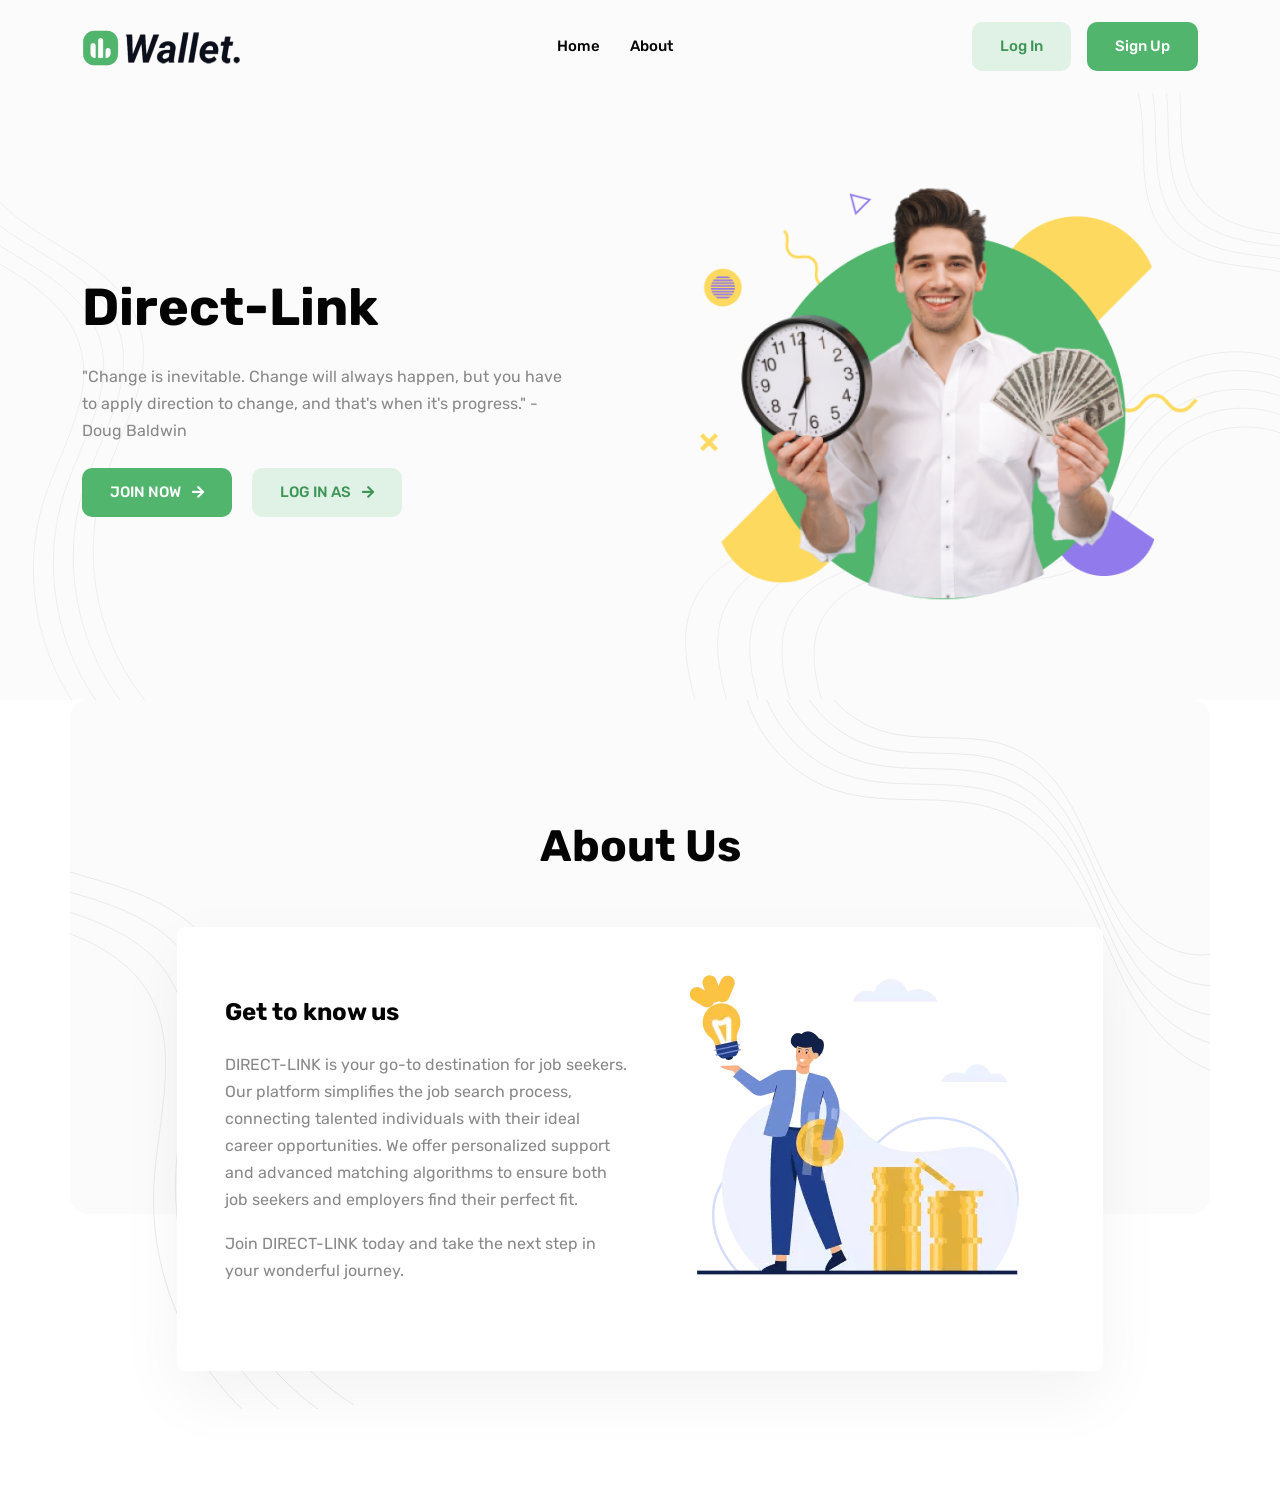
<file: index.html>
<!DOCTYPE html>

<html lang="en-us">
  <head>
    <meta charset="utf-8" />
    <title>Direct Link</title>
    <meta
      name="viewport"
      content="width=device-width, initial-scale=1, maximum-scale=5" />
    <meta name="description" content="This is meta description" />
    <meta name="author" content="Themefisher" />
    <link rel="shortcut icon" href="images/favicon.png" type="image/x-icon" />
    <link rel="icon" href="images/favicon.png" type="image/x-icon" />

    <!-- theme meta -->
    <meta name="theme-name" content="wallet" />

    <!-- # Google Fonts -->
    <link rel="preconnect" href="https://fonts.googleapis.com" />
    <link rel="preconnect" href="https://fonts.gstatic.com" crossorigin />
    <link
      href="https://fonts.googleapis.com/css2?family=Rubik:wght@400;500;700&display=swap"
      rel="stylesheet" />

    <!-- # CSS Plugins -->
    <link rel="stylesheet" href="plugins/slick/slick.css" />
    <link rel="stylesheet" href="plugins/font-awesome/fontawesome.min.css" />
    <link rel="stylesheet" href="plugins/font-awesome/brands.css" />
    <link rel="stylesheet" href="plugins/font-awesome/solid.css" />

    <!-- # Main Style Sheet -->
    <link rel="stylesheet" href="css/style.css" />
  </head>

  <body>
    <!-- navigation -->
    <header class="navigation bg-tertiary">
      <nav
        id="home_section"
        class="navbar navbar-expand-xl navbar-light text-center py-3">
        <div class="container">
          <a class="navbar-brand" href="index.html">
            <img
              loading="prelaod"
              decoding="async"
              class="img-fluid"
              width="160"
              src="images/logo.png"
              alt="Wallet" />
          </a>
          <button
            class="navbar-toggler"
            type="button"
            data-bs-toggle="collapse"
            data-bs-target="#navbarSupportedContent"
            aria-controls="navbarSupportedContent"
            aria-expanded="false"
            aria-label="Toggle navigation">
            <span class="navbar-toggler-icon"></span>
          </button>
          <div class="collapse navbar-collapse" id="navbarSupportedContent">
            <ul class="navbar-nav mx-auto mb-2 mb-lg-0">
              <li class="nav-item">
                <a class="nav-link" href="#home_section">Home</a>
              </li>
              <li class="nav-item">
                <a class="nav-link" href="#about_section">About</a>
              </li>
            </ul>
            <!-- account btn -->
            <a href="login-jobseeker.php" class="btn btn-outline-primary">Log In</a>
            <!-- account btn -->
            <a href="register.html" class="btn btn-primary ms-2 ms-lg-3"
              >Sign Up</a
            >
          </div>
        </div>
      </nav>
    </header>
    <!-- /navigation -->

    <section class="banner bg-tertiary position-relative overflow-hidden">
      <div class="container">
        <div class="row align-items-center justify-content-center">
          <div class="col-lg-6 mb-5 mb-lg-0">
            <div class="block text-center text-lg-start pe-0 pe-xl-5">
              <h1 class="text-capitalize mb-4">Direct-link</h1>
              <p class="mb-4">
                "Change is inevitable. Change will always happen, but you have
                to apply direction to change, and that's when it's progress." -
                Doug Baldwin
              </p>
              <a type="button" class="btn btn-primary" href="register.html"
                >JOIN NOW
                <span
                  style="font-size: 14px"
                  class="ms-2 fas fa-arrow-right"></span
              ></a>
              <a type="button" class="btn btn-outline-primary mx-3" data-bs-toggle="modal" data-bs-target="#exampleModal">LOG IN AS <span style="font-size: 14px" class="ms-2 fas fa-arrow-right"></span></a>
            </div>
          </div>
          <div class="col-lg-6">
            <div class="ps-lg-5 text-center">
              <img
                loading="lazy"
                decoding="async"
                src="images/banner/banner.png"
                alt="banner image"
                class="w-100" />
            </div>
          </div>
        </div>
      </div>
      <div class="has-shapes">
        <svg
          class="shape shape-left text-light"
          viewBox="0 0 192 752"
          fill="none"
          xmlns="http://www.w3.org/2000/svg">
          <path
            d="M-30.883 0C-41.3436 36.4248 -22.7145 75.8085 4.29154 102.398C31.2976 128.987 65.8677 146.199 97.6457 166.87C129.424 187.542 160.139 213.902 172.162 249.847C193.542 313.799 149.886 378.897 129.069 443.036C97.5623 540.079 122.109 653.229 191 728.495"
            stroke="currentColor"
            stroke-miterlimit="10" />
          <path
            d="M-55.5959 7.52271C-66.0565 43.9475 -47.4274 83.3312 -20.4214 109.92C6.58466 136.51 41.1549 153.722 72.9328 174.393C104.711 195.064 135.426 221.425 147.449 257.37C168.829 321.322 125.174 386.42 104.356 450.559C72.8494 547.601 97.3965 660.752 166.287 736.018"
            stroke="currentColor"
            stroke-miterlimit="10" />
          <path
            d="M-80.3302 15.0449C-90.7909 51.4697 -72.1617 90.8535 -45.1557 117.443C-18.1497 144.032 16.4205 161.244 48.1984 181.915C79.9763 202.587 110.691 228.947 122.715 264.892C144.095 328.844 100.439 393.942 79.622 458.081C48.115 555.123 72.6622 668.274 141.552 743.54"
            stroke="currentColor"
            stroke-miterlimit="10" />
          <path
            d="M-105.045 22.5676C-115.506 58.9924 -96.8766 98.3762 -69.8706 124.965C-42.8646 151.555 -8.29436 168.767 23.4835 189.438C55.2615 210.109 85.9766 236.469 98.0001 272.415C119.38 336.367 75.7243 401.464 54.9072 465.604C23.4002 562.646 47.9473 675.796 116.838 751.063"
            stroke="currentColor"
            stroke-miterlimit="10" />
        </svg>
        <svg
          class="shape shape-right text-light"
          viewBox="0 0 731 746"
          fill="none"
          xmlns="http://www.w3.org/2000/svg">
          <path
            d="M12.1794 745.14C1.80036 707.275 -5.75764 666.015 8.73984 629.537C27.748 581.745 80.4729 554.968 131.538 548.843C182.604 542.703 234.032 552.841 285.323 556.748C336.615 560.64 391.543 557.276 433.828 527.964C492.452 487.323 511.701 408.123 564.607 360.255C608.718 320.353 675.307 307.183 731.29 327.323"
            stroke="currentColor"
            stroke-miterlimit="10" />
          <path
            d="M51.0253 745.14C41.2045 709.326 34.0538 670.284 47.7668 635.783C65.7491 590.571 115.623 565.242 163.928 559.449C212.248 553.641 260.884 563.235 309.4 566.931C357.916 570.627 409.887 567.429 449.879 539.701C505.35 501.247 523.543 426.331 573.598 381.059C615.326 343.314 678.324 330.853 731.275 349.906"
            stroke="currentColor"
            stroke-miterlimit="10" />
          <path
            d="M89.8715 745.14C80.6239 711.363 73.8654 674.568 86.8091 642.028C103.766 599.396 150.788 575.515 196.347 570.054C241.906 564.578 287.767 573.629 333.523 577.099C379.278 580.584 428.277 577.567 465.976 551.423C518.279 515.172 535.431 444.525 582.62 401.832C621.964 366.229 681.356 354.493 731.291 372.46"
            stroke="currentColor"
            stroke-miterlimit="10" />
          <path
            d="M128.718 745.14C120.029 713.414 113.678 678.838 125.837 648.274C141.768 608.221 185.939 585.788 228.737 580.659C271.536 575.515 314.621 584.008 357.6 587.282C400.58 590.556 446.607 587.719 482.028 563.16C531.163 529.111 547.275 462.733 591.612 422.635C628.572 389.19 684.375 378.162 731.276 395.043"
            stroke="currentColor"
            stroke-miterlimit="10" />
          <path
            d="M167.564 745.14C159.432 715.451 153.504 683.107 164.863 654.519C179.753 617.046 221.088 596.062 261.126 591.265C301.164 586.452 341.473 594.402 381.677 597.465C421.88 600.527 464.95 597.872 498.094 574.896C544.061 543.035 559.146 480.942 600.617 443.423C635.194 412.135 687.406 401.817 731.276 417.612"
            stroke="currentColor"
            stroke-miterlimit="10" />
          <path
            d="M817.266 289.466C813.108 259.989 787.151 237.697 759.261 227.271C731.372 216.846 701.077 215.553 671.666 210.904C642.254 206.24 611.795 197.156 591.664 175.224C555.853 136.189 566.345 75.5336 560.763 22.8649C552.302 -56.8256 498.487 -130.133 425 -162.081"
            stroke="currentColor"
            stroke-miterlimit="10" />
          <path
            d="M832.584 276.159C828.427 246.683 802.469 224.391 774.58 213.965C746.69 203.539 716.395 202.246 686.984 197.598C657.573 192.934 627.114 183.85 606.982 161.918C571.172 122.883 581.663 62.2275 576.082 9.55873C567.62 -70.1318 513.806 -143.439 440.318 -175.387"
            stroke="currentColor"
            stroke-miterlimit="10" />
          <path
            d="M847.904 262.853C843.747 233.376 817.789 211.084 789.9 200.659C762.011 190.233 731.716 188.94 702.304 184.292C672.893 179.627 642.434 170.544 622.303 148.612C586.492 109.577 596.983 48.9211 591.402 -3.74766C582.94 -83.4382 529.126 -156.746 455.638 -188.694"
            stroke="currentColor"
            stroke-miterlimit="10" />
          <path
            d="M863.24 249.547C859.083 220.07 833.125 197.778 805.236 187.353C777.347 176.927 747.051 175.634 717.64 170.986C688.229 166.321 657.77 157.237 637.639 135.306C601.828 96.2707 612.319 35.6149 606.738 -17.0538C598.276 -96.7443 544.462 -170.052 470.974 -202"
            stroke="currentColor"
            stroke-miterlimit="10" />
        </svg>
      </div>
    </section>

    <section id="about_section" class="homepage_tab position-relative">
      <div class="section container">
        <div class="row justify-content-center">
          <div class="col-lg-8 mb-4">
            <div class="section-title text-center">
              <!-- <p class="text-primary text-uppercase fw-bold mb-3">
                Difference Of Us
              </p> -->
              <h1>About Us</h1>
            </div>
          </div>
          <div class="col-lg-10">
            <div
              class="rounded shadow bg-white p-5 tab-content"
              id="pills-tabContent">
              <div
                class="tab-pane fade show active"
                id="pills-how-much-can-i-recive"
                role="tabpanel"
                aria-labelledby="pills-how-much-can-i-recive-tab">
                <div class="row align-items-center">
                  <div class="col-md-6 order-1 order-md-0">
                    <div class="content-block">
                      <h3 class="mb-4">Get to know us</h3>
                      <div class="content">
                        <p>
                          DIRECT-LINK is your go-to destination for job seekers.
                          Our platform simplifies the job search process,
                          connecting talented individuals with their ideal
                          career opportunities. We offer personalized support
                          and advanced matching algorithms to ensure both job
                          seekers and employers find their perfect fit.
                        </p>
                        <p>
                          Join DIRECT-LINK today and take the next step in your
                          wonderful journey.
                        </p>
                      </div>
                    </div>
                  </div>
                  <div class="col-md-6 order-0 order-md-1 mb-5 mt-md-0">
                    <div class="image-block text-center">
                      <img
                        loading="lazy"
                        decoding="async"
                        src="images/payment-info.png"
                        alt="How Much Can I Recive?"
                        class="img-fluid" />
                    </div>
                  </div>
                </div>
              </div>
            </div>
          </div>
        </div>
        <div class="has-shapes">
          <svg
            class="shape shape-left text-light"
            width="290"
            height="709"
            viewBox="0 0 290 709"
            fill="none"
            xmlns="http://www.w3.org/2000/svg">
            <path
              d="M-119.511 58.4275C-120.188 96.3185 -92.0001 129.539 -59.0325 148.232C-26.0649 166.926 11.7821 174.604 47.8274 186.346C83.8726 198.088 120.364 215.601 141.281 247.209C178.484 303.449 153.165 377.627 149.657 444.969C144.34 546.859 197.336 649.801 283.36 704.673"
              stroke="currentColor"
              stroke-miterlimit="10" />
            <path
              d="M-141.434 72.0899C-142.111 109.981 -113.923 143.201 -80.9554 161.895C-47.9878 180.588 -10.1407 188.267 25.9045 200.009C61.9497 211.751 98.4408 229.263 119.358 260.872C156.561 317.111 131.242 391.29 127.734 458.631C122.417 560.522 175.414 663.463 261.437 718.335"
              stroke="currentColor"
              stroke-miterlimit="10" />
            <path
              d="M-163.379 85.7578C-164.056 123.649 -135.868 156.869 -102.901 175.563C-69.9331 194.256 -32.086 201.934 3.9592 213.677C40.0044 225.419 76.4955 242.931 97.4127 274.54C134.616 330.779 109.296 404.957 105.789 472.299C100.472 574.19 153.468 677.131 239.492 732.003"
              stroke="currentColor"
              stroke-miterlimit="10" />
            <path
              d="M-185.305 99.4208C-185.982 137.312 -157.794 170.532 -124.826 189.226C-91.8589 207.919 -54.0118 215.597 -17.9666 227.34C18.0787 239.082 54.5697 256.594 75.4869 288.203C112.69 344.442 87.3706 418.62 83.8633 485.962C78.5463 587.852 131.542 690.794 217.566 745.666"
              stroke="currentColor"
              stroke-miterlimit="10" />
          </svg>
          <svg
            class="shape shape-right text-light"
            width="474"
            height="511"
            viewBox="0 0 474 511"
            fill="none"
            xmlns="http://www.w3.org/2000/svg">
            <path
              d="M601.776 325.899C579.043 348.894 552.727 371.275 520.74 375.956C478.826 382.079 438.015 355.5 412.619 321.6C387.211 287.707 373.264 246.852 354.93 208.66C336.584 170.473 311.566 132.682 273.247 114.593C220.12 89.5159 155.704 108.4 99.7772 90.3769C53.1531 75.3464 16.3392 33.2759 7.65012 -14.947"
              stroke="currentColor"
              stroke-miterlimit="10" />
            <path
              d="M585.78 298.192C564.28 319.945 539.378 341.122 509.124 345.548C469.472 351.341 430.868 326.199 406.845 294.131C382.805 262.059 369.62 223.419 352.278 187.293C334.936 151.168 311.254 115.417 275.009 98.311C224.74 74.582 163.815 92.4554 110.913 75.3971C66.8087 61.1784 31.979 21.3767 23.7639 -24.2362"
              stroke="currentColor"
              stroke-miterlimit="10" />
            <path
              d="M569.783 270.486C549.5 290.99 526.04 310.962 497.501 315.13C460.111 320.592 423.715 296.887 401.059 266.641C378.392 236.402 365.963 199.965 349.596 165.901C333.24 131.832 310.911 98.1265 276.74 82.0034C229.347 59.6271 171.895 76.4848 122.013 60.4086C80.419 47.0077 47.5905 9.47947 39.8431 -33.5342"
              stroke="currentColor"
              stroke-miterlimit="10" />
            <path
              d="M553.787 242.779C534.737 262.041 512.691 280.809 485.884 284.722C450.757 289.853 416.568 267.586 395.286 239.173C373.993 210.766 362.308 176.538 346.945 144.535C331.581 112.533 310.605 80.8723 278.502 65.7217C233.984 44.6979 180.006 60.54 133.149 45.4289C94.0746 32.8398 63.2303 -2.41965 55.9568 -42.8233"
              stroke="currentColor"
              stroke-miterlimit="10" />
            <path
              d="M537.791 215.073C519.964 233.098 499.336 250.645 474.269 254.315C441.41 259.126 409.422 238.286 389.513 211.704C369.594 185.13 358.665 153.106 344.294 123.17C329.923 93.2337 310.293 63.6078 280.258 49.4296C238.605 29.7646 188.105 44.5741 144.268 30.4451C107.714 18.6677 78.8538 -14.3229 72.0543 -52.1165"
              stroke="currentColor"
              stroke-miterlimit="10" />
          </svg>
        </div>
      </div>
    </section>
    <!-- Modal -->
    <div class="modal fade" id="exampleModal" tabindex="-1" aria-labelledby="exampleModalLabel" aria-hidden="true">
      <div class="modal-dialog">
        <div class="modal-content">
          <div class="modal-header">
            <h5 class="modal-title" id="exampleModalLabel">Login As</h5>
            <button type="button" class="btn-close" data-bs-dismiss="modal" aria-label="Close"></button>
          </div>
          <div class="modal-body">
            <p class="text-center">Choose your login type:</p>
            <div class="row justify-content-center">
              <div class="col-lg-6 text-center mb-2">
                <a href="login-jobseeker.php" class="btn btn-primary w-100" style="height: 100px; line-height: 80px;">Job Seeker</a>
              </div>
              <div class="col-lg-6 text-center">
                <a href="login-admin.php" class="btn btn-secondary w-100" style="height: 100px; line-height: 80px;">Admin</a>
              </div>
            </div>
          </div>
          <div class="modal-footer">
            <button type="button" class="btn btn-secondary" data-bs-dismiss="modal">Close</button>
          </div>
        </div>
      </div>
    </div>

    <!-- # JS Plugins -->
    <script src="plugins/jquery/jquery.min.js"></script>
    <script src="plugins/bootstrap/bootstrap.min.js"></script>
    <script src="plugins/slick/slick.min.js"></script>
    <script src="plugins/scrollmenu/scrollmenu.min.js"></script>

    <!-- Main Script -->
    <script src="js/script.js"></script>
  </body>
</html>
</file>
<file: css/style.css>
/**
 * WEBSITE: https://themefisher.com
 * TWITTER: https://twitter.com/themefisher
 * FACEBOOK: https://www.facebook.com/themefisher
 * GITHUB: https://github.com/themefisher/
 */

@charset "UTF-8";
/*!
 * Bootstrap v5.0.2 (https://getbootstrap.com/)
 * Copyright 2011-2021 The Bootstrap Authors
 * Copyright 2011-2021 Twitter, Inc.
 * Licensed under MIT (https://github.com/twbs/bootstrap/blob/main/LICENSE)
 */
:root {
  --bs-blue: #0d6efd;
  --bs-indigo: #6610f2;
  --bs-purple: #6f42c1;
  --bs-pink: #d63384;
  --bs-red: #dc3545;
  --bs-orange: #fd7e14;
  --bs-yellow: #ffc107;
  --bs-green: #198754;
  --bs-teal: #20c997;
  --bs-cyan: #0dcaf0;
  --bs-white: #fff;
  --bs-gray: #6c757d;
  --bs-gray-dark: #343a40;
  --bs-primary: #0d6efd;
  --bs-secondary: #6c757d;
  --bs-success: #198754;
  --bs-info: #0dcaf0;
  --bs-warning: #ffc107;
  --bs-danger: #dc3545;
  --bs-light: #eaeaea;
  --bs-dark: #233242;
  --bs-font-sans-serif: system-ui, -apple-system, "Segoe UI", Roboto,
    "Helvetica Neue", Arial, "Noto Sans", "Liberation Sans", sans-serif,
    "Apple Color Emoji", "Segoe UI Emoji", "Segoe UI Symbol", "Noto Color Emoji";
  --bs-font-monospace: SFMono-Regular, Menlo, Monaco, Consolas,
    "Liberation Mono", "Courier New", monospace;
  --bs-gradient: linear-gradient(
    180deg,
    rgba(255, 255, 255, 0.15),
    rgba(255, 255, 255, 0)
  );
}

*,
*::before,
*::after {
  box-sizing: border-box;
}

@media (prefers-reduced-motion: no-preference) {
  :root {
    scroll-behavior: smooth;
  }
}

body {
  margin: 0;
  font-family: var(--bs-font-sans-serif);
  font-size: 1rem;
  font-weight: 400;
  line-height: 1.5;
  color: #fff;
  background-color: #fff;
  -webkit-text-size-adjust: 100%;
  -webkit-tap-highlight-color: rgba(0, 0, 0, 0);
}

hr {
  margin: 1rem 0;
  color: inherit;
  background-color: currentColor;
  border: 0;
  opacity: 0.25;
}

hr:not([size]) {
  height: 1px;
}

h6,
.h6,
h5,
.h5,
h4,
.h4,
h3,
.h3,
h2,
.h2,
h1,
.h1 {
  margin-top: 0;
  margin-bottom: 0.5rem;
  font-weight: 500;
  line-height: 1.2;
}

h1,
.h1 {
  font-size: calc(1.375rem + 1.5vw);
}
@media (min-width: 1200px) {
  h1,
  .h1 {
    font-size: 2.5rem;
  }
}

h2,
.h2 {
  font-size: calc(1.325rem + 0.9vw);
}
@media (min-width: 1200px) {
  h2,
  .h2 {
    font-size: 2rem;
  }
}

h3,
.h3 {
  font-size: calc(1.3rem + 0.6vw);
}
@media (min-width: 1200px) {
  h3,
  .h3 {
    font-size: 1.75rem;
  }
}

h4,
.h4 {
  font-size: calc(1.275rem + 0.3vw);
}
@media (min-width: 1200px) {
  h4,
  .h4 {
    font-size: 1.5rem;
  }
}

h5,
.h5 {
  font-size: 1.25rem;
}

h6,
.h6 {
  font-size: 1rem;
}

p {
  margin-top: 0;
  margin-bottom: 1rem;
}

abbr[title],
abbr[data-bs-original-title] {
  -webkit-text-decoration: underline dotted;
  text-decoration: underline dotted;
  cursor: help;
  -webkit-text-decoration-skip-ink: none;
  text-decoration-skip-ink: none;
}

address {
  margin-bottom: 1rem;
  font-style: normal;
  line-height: inherit;
}

ol,
ul {
  padding-left: 2rem;
}

ol,
ul,
dl {
  margin-top: 0;
  margin-bottom: 1rem;
}

ol ol,
ul ul,
ol ul,
ul ol {
  margin-bottom: 0;
}

dt {
  font-weight: 700;
}

dd {
  margin-bottom: 0.5rem;
  margin-left: 0;
}

blockquote {
  margin: 0 0 1rem;
}

b,
strong {
  font-weight: bolder;
}

small,
.small {
  font-size: 0.875em;
}

mark,
.mark {
  padding: 0.2em;
  background-color: #fcf8e3;
}

sub,
sup {
  position: relative;
  font-size: 0.75em;
  line-height: 0;
  vertical-align: baseline;
}

sub {
  bottom: -0.25em;
}

sup {
  top: -0.5em;
}

a {
  color: #0d6efd;
  text-decoration: underline;
}
a:hover {
  color: #0a58ca;
}

a:not([href]):not([class]),
a:not([href]):not([class]):hover {
  color: inherit;
  text-decoration: none;
}

pre,
code,
kbd,
samp {
  font-family: var(--bs-font-monospace);
  font-size: 1em;
  direction: ltr /* rtl:ignore */;
  unicode-bidi: bidi-override;
}

pre {
  display: block;
  margin-top: 0;
  margin-bottom: 1rem;
  overflow: auto;
  font-size: 0.875em;
}
pre code {
  font-size: inherit;
  color: inherit;
  word-break: normal;
}

code {
  font-size: 0.875em;
  color: #d63384;
  word-wrap: break-word;
}
a > code {
  color: inherit;
}

kbd {
  padding: 0.2rem 0.4rem;
  font-size: 0.875em;
  color: #fff;
  background-color: #212529;
  border-radius: 0.2rem;
}
kbd kbd {
  padding: 0;
  font-size: 1em;
  font-weight: 700;
}

figure {
  margin: 0 0 1rem;
}

img,
svg {
  vertical-align: middle;
}

table {
  caption-side: bottom;
  border-collapse: collapse;
}

caption {
  padding-top: 0.5rem;
  padding-bottom: 0.5rem;
  color: #6c757d;
  text-align: left;
}

th {
  text-align: inherit;
  text-align: -webkit-match-parent;
}

thead,
tbody,
tfoot,
tr,
td,
th {
  border-color: inherit;
  border-style: solid;
  border-width: 0;
}

label {
  display: inline-block;
}

button {
  border-radius: 0;
}

button:focus:not(:focus-visible) {
  outline: 0;
}

input,
button,
select,
optgroup,
textarea {
  margin: 0;
  font-family: inherit;
  font-size: inherit;
  line-height: inherit;
}

button,
select {
  text-transform: none;
}

[role="button"] {
  cursor: pointer;
}

select {
  word-wrap: normal;
}
select:disabled {
  opacity: 1;
}

[list]::-webkit-calendar-picker-indicator {
  display: none;
}

button,
[type="button"],
[type="reset"],
[type="submit"] {
  -webkit-appearance: button;
}
button:not(:disabled),
[type="button"]:not(:disabled),
[type="reset"]:not(:disabled),
[type="submit"]:not(:disabled) {
  cursor: pointer;
}

::-moz-focus-inner {
  padding: 0;
  border-style: none;
}

textarea {
  resize: vertical;
}

fieldset {
  min-width: 0;
  padding: 0;
  margin: 0;
  border: 0;
}

legend {
  float: left;
  width: 100%;
  padding: 0;
  margin-bottom: 0.5rem;
  font-size: calc(1.275rem + 0.3vw);
  line-height: inherit;
}
@media (min-width: 1200px) {
  legend {
    font-size: 1.5rem;
  }
}
legend + * {
  clear: left;
}

::-webkit-datetime-edit-fields-wrapper,
::-webkit-datetime-edit-text,
::-webkit-datetime-edit-minute,
::-webkit-datetime-edit-hour-field,
::-webkit-datetime-edit-day-field,
::-webkit-datetime-edit-month-field,
::-webkit-datetime-edit-year-field {
  padding: 0;
}

::-webkit-inner-spin-button {
  height: auto;
}

[type="search"] {
  outline-offset: -2px;
  -webkit-appearance: textfield;
}

/* rtl:raw:
[type="tel"],
[type="url"],
[type="email"],
[type="number"] {
  direction: ltr;
}
*/
::-webkit-search-decoration {
  -webkit-appearance: none;
}

::-webkit-color-swatch-wrapper {
  padding: 0;
}

::-webkit-file-upload-button {
  font: inherit;
}

::file-selector-button {
  font: inherit;
}

::-webkit-file-upload-button {
  font: inherit;
  -webkit-appearance: button;
}

output {
  display: inline-block;
}

iframe {
  border: 0;
}

summary {
  display: list-item;
  cursor: pointer;
}

progress {
  vertical-align: baseline;
}

[hidden] {
  display: none !important;
}

.lead {
  font-size: 1.25rem;
  font-weight: 300;
}

.display-1 {
  font-size: calc(1.625rem + 4.5vw);
  font-weight: 300;
  line-height: 1.2;
}
@media (min-width: 1200px) {
  .display-1 {
    font-size: 5rem;
  }
}

.display-2 {
  font-size: calc(1.575rem + 3.9vw);
  font-weight: 300;
  line-height: 1.2;
}
@media (min-width: 1200px) {
  .display-2 {
    font-size: 4.5rem;
  }
}

.display-3 {
  font-size: calc(1.525rem + 3.3vw);
  font-weight: 300;
  line-height: 1.2;
}
@media (min-width: 1200px) {
  .display-3 {
    font-size: 4rem;
  }
}

.display-4 {
  font-size: calc(1.475rem + 2.7vw);
  font-weight: 300;
  line-height: 1.2;
}
@media (min-width: 1200px) {
  .display-4 {
    font-size: 3.5rem;
  }
}

.display-5 {
  font-size: calc(1.425rem + 2.1vw);
  font-weight: 300;
  line-height: 1.2;
}
@media (min-width: 1200px) {
  .display-5 {
    font-size: 3rem;
  }
}

.display-6 {
  font-size: calc(1.375rem + 1.5vw);
  font-weight: 300;
  line-height: 1.2;
}
@media (min-width: 1200px) {
  .display-6 {
    font-size: 2.5rem;
  }
}

.list-unstyled {
  padding-left: 0;
  list-style: none;
}

.list-inline {
  padding-left: 0;
  list-style: none;
}

.list-inline-item {
  display: inline-block;
}
.list-inline-item:not(:last-child) {
  margin-right: 0.5rem;
}

.initialism {
  font-size: 0.875em;
  text-transform: uppercase;
}

.blockquote {
  margin-bottom: 1rem;
  font-size: 1.25rem;
}
.blockquote > :last-child {
  margin-bottom: 0;
}

.blockquote-footer {
  margin-top: -1rem;
  margin-bottom: 1rem;
  font-size: 0.875em;
  color: #6c757d;
}
.blockquote-footer::before {
  content: "— ";
}

.img-fluid {
  max-width: 100%;
  height: auto;
}

.img-thumbnail {
  padding: 0.25rem;
  background-color: #fff;
  border: 1px solid #dee2e6;
  border-radius: 0.25rem;
  max-width: 100%;
  height: auto;
}

.figure {
  display: inline-block;
}

.figure-img {
  margin-bottom: 0.5rem;
  line-height: 1;
}

.figure-caption {
  font-size: 0.875em;
  color: #6c757d;
}

.container,
.container-fluid,
.container-xxl,
.container-xl,
.container-lg,
.container-md,
.container-sm {
  width: 100%;
  padding-right: var(--bs-gutter-x, 0.75rem);
  padding-left: var(--bs-gutter-x, 0.75rem);
  margin-right: auto;
  margin-left: auto;
}

@media (min-width: 576px) {
  .container-sm,
  .container {
    max-width: 540px;
  }
}
@media (min-width: 768px) {
  .container-md,
  .container-sm,
  .container {
    max-width: 720px;
  }
}
@media (min-width: 992px) {
  .container-lg,
  .container-md,
  .container-sm,
  .container {
    max-width: 960px;
  }
}
@media (min-width: 1200px) {
  .container-xl,
  .container-lg,
  .container-md,
  .container-sm,
  .container {
    max-width: 1140px;
  }
}
@media (min-width: 1400px) {
  .container-xxl,
  .container-xl,
  .container-lg,
  .container-md,
  .container-sm,
  .container {
    max-width: 1320px;
  }
}
.row {
  --bs-gutter-x: 1.5rem;
  --bs-gutter-y: 0;
  display: flex;
  flex-wrap: wrap;
  margin-top: calc(var(--bs-gutter-y) * -1);
  margin-right: calc(var(--bs-gutter-x) * -0.5);
  margin-left: calc(var(--bs-gutter-x) * -0.5);
}
.row > * {
  flex-shrink: 0;
  width: 100%;
  max-width: 100%;
  padding-right: calc(var(--bs-gutter-x) * 0.5);
  padding-left: calc(var(--bs-gutter-x) * 0.5);
  margin-top: var(--bs-gutter-y);
}

.col {
  flex: 1 0 0%;
}

.row-cols-auto > * {
  flex: 0 0 auto;
  width: auto;
}

.row-cols-1 > * {
  flex: 0 0 auto;
  width: 100%;
}

.row-cols-2 > * {
  flex: 0 0 auto;
  width: 50%;
}

.row-cols-3 > * {
  flex: 0 0 auto;
  width: 33.3333333333%;
}

.row-cols-4 > * {
  flex: 0 0 auto;
  width: 25%;
}

.row-cols-5 > * {
  flex: 0 0 auto;
  width: 20%;
}

.row-cols-6 > * {
  flex: 0 0 auto;
  width: 16.6666666667%;
}

@media (min-width: 576px) {
  .col-sm {
    flex: 1 0 0%;
  }
  .row-cols-sm-auto > * {
    flex: 0 0 auto;
    width: auto;
  }
  .row-cols-sm-1 > * {
    flex: 0 0 auto;
    width: 100%;
  }
  .row-cols-sm-2 > * {
    flex: 0 0 auto;
    width: 50%;
  }
  .row-cols-sm-3 > * {
    flex: 0 0 auto;
    width: 33.3333333333%;
  }
  .row-cols-sm-4 > * {
    flex: 0 0 auto;
    width: 25%;
  }
  .row-cols-sm-5 > * {
    flex: 0 0 auto;
    width: 20%;
  }
  .row-cols-sm-6 > * {
    flex: 0 0 auto;
    width: 16.6666666667%;
  }
}
@media (min-width: 768px) {
  .col-md {
    flex: 1 0 0%;
  }
  .row-cols-md-auto > * {
    flex: 0 0 auto;
    width: auto;
  }
  .row-cols-md-1 > * {
    flex: 0 0 auto;
    width: 100%;
  }
  .row-cols-md-2 > * {
    flex: 0 0 auto;
    width: 50%;
  }
  .row-cols-md-3 > * {
    flex: 0 0 auto;
    width: 33.3333333333%;
  }
  .row-cols-md-4 > * {
    flex: 0 0 auto;
    width: 25%;
  }
  .row-cols-md-5 > * {
    flex: 0 0 auto;
    width: 20%;
  }
  .row-cols-md-6 > * {
    flex: 0 0 auto;
    width: 16.6666666667%;
  }
}
@media (min-width: 992px) {
  .col-lg {
    flex: 1 0 0%;
  }
  .row-cols-lg-auto > * {
    flex: 0 0 auto;
    width: auto;
  }
  .row-cols-lg-1 > * {
    flex: 0 0 auto;
    width: 100%;
  }
  .row-cols-lg-2 > * {
    flex: 0 0 auto;
    width: 50%;
  }
  .row-cols-lg-3 > * {
    flex: 0 0 auto;
    width: 33.3333333333%;
  }
  .row-cols-lg-4 > * {
    flex: 0 0 auto;
    width: 25%;
  }
  .row-cols-lg-5 > * {
    flex: 0 0 auto;
    width: 20%;
  }
  .row-cols-lg-6 > * {
    flex: 0 0 auto;
    width: 16.6666666667%;
  }
}
@media (min-width: 1200px) {
  .col-xl {
    flex: 1 0 0%;
  }
  .row-cols-xl-auto > * {
    flex: 0 0 auto;
    width: auto;
  }
  .row-cols-xl-1 > * {
    flex: 0 0 auto;
    width: 100%;
  }
  .row-cols-xl-2 > * {
    flex: 0 0 auto;
    width: 50%;
  }
  .row-cols-xl-3 > * {
    flex: 0 0 auto;
    width: 33.3333333333%;
  }
  .row-cols-xl-4 > * {
    flex: 0 0 auto;
    width: 25%;
  }
  .row-cols-xl-5 > * {
    flex: 0 0 auto;
    width: 20%;
  }
  .row-cols-xl-6 > * {
    flex: 0 0 auto;
    width: 16.6666666667%;
  }
}
@media (min-width: 1400px) {
  .col-xxl {
    flex: 1 0 0%;
  }
  .row-cols-xxl-auto > * {
    flex: 0 0 auto;
    width: auto;
  }
  .row-cols-xxl-1 > * {
    flex: 0 0 auto;
    width: 100%;
  }
  .row-cols-xxl-2 > * {
    flex: 0 0 auto;
    width: 50%;
  }
  .row-cols-xxl-3 > * {
    flex: 0 0 auto;
    width: 33.3333333333%;
  }
  .row-cols-xxl-4 > * {
    flex: 0 0 auto;
    width: 25%;
  }
  .row-cols-xxl-5 > * {
    flex: 0 0 auto;
    width: 20%;
  }
  .row-cols-xxl-6 > * {
    flex: 0 0 auto;
    width: 16.6666666667%;
  }
}
.col-auto {
  flex: 0 0 auto;
  width: auto;
}

.col-1 {
  flex: 0 0 auto;
  width: 8.33333333%;
}

.col-2 {
  flex: 0 0 auto;
  width: 16.66666667%;
}

.col-3 {
  flex: 0 0 auto;
  width: 25%;
}

.col-4 {
  flex: 0 0 auto;
  width: 33.33333333%;
}

.col-5 {
  flex: 0 0 auto;
  width: 41.66666667%;
}

.col-6 {
  flex: 0 0 auto;
  width: 50%;
}

.col-7 {
  flex: 0 0 auto;
  width: 58.33333333%;
}

.col-8 {
  flex: 0 0 auto;
  width: 66.66666667%;
}

.col-9 {
  flex: 0 0 auto;
  width: 75%;
}

.col-10 {
  flex: 0 0 auto;
  width: 83.33333333%;
}

.col-11 {
  flex: 0 0 auto;
  width: 91.66666667%;
}

.col-12 {
  flex: 0 0 auto;
  width: 100%;
}

.offset-1 {
  margin-left: 8.33333333%;
}

.offset-2 {
  margin-left: 16.66666667%;
}

.offset-3 {
  margin-left: 25%;
}

.offset-4 {
  margin-left: 33.33333333%;
}

.offset-5 {
  margin-left: 41.66666667%;
}

.offset-6 {
  margin-left: 50%;
}

.offset-7 {
  margin-left: 58.33333333%;
}

.offset-8 {
  margin-left: 66.66666667%;
}

.offset-9 {
  margin-left: 75%;
}

.offset-10 {
  margin-left: 83.33333333%;
}

.offset-11 {
  margin-left: 91.66666667%;
}

.g-0,
.gx-0 {
  --bs-gutter-x: 0;
}

.g-0,
.gy-0 {
  --bs-gutter-y: 0;
}

.g-1,
.gx-1 {
  --bs-gutter-x: 0.25rem;
}

.g-1,
.gy-1 {
  --bs-gutter-y: 0.25rem;
}

.g-2,
.gx-2 {
  --bs-gutter-x: 0.5rem;
}

.g-2,
.gy-2 {
  --bs-gutter-y: 0.5rem;
}

.g-3,
.gx-3 {
  --bs-gutter-x: 1rem;
}

.g-3,
.gy-3 {
  --bs-gutter-y: 1rem;
}

.g-4,
.gx-4 {
  --bs-gutter-x: 1.5rem;
}

.g-4,
.gy-4 {
  --bs-gutter-y: 1.5rem;
}

.g-5,
.gx-5 {
  --bs-gutter-x: 3rem;
}

.g-5,
.gy-5 {
  --bs-gutter-y: 3rem;
}

@media (min-width: 576px) {
  .col-sm-auto {
    flex: 0 0 auto;
    width: auto;
  }
  .col-sm-1 {
    flex: 0 0 auto;
    width: 8.33333333%;
  }
  .col-sm-2 {
    flex: 0 0 auto;
    width: 16.66666667%;
  }
  .col-sm-3 {
    flex: 0 0 auto;
    width: 25%;
  }
  .col-sm-4 {
    flex: 0 0 auto;
    width: 33.33333333%;
  }
  .col-sm-5 {
    flex: 0 0 auto;
    width: 41.66666667%;
  }
  .col-sm-6 {
    flex: 0 0 auto;
    width: 50%;
  }
  .col-sm-7 {
    flex: 0 0 auto;
    width: 58.33333333%;
  }
  .col-sm-8 {
    flex: 0 0 auto;
    width: 66.66666667%;
  }
  .col-sm-9 {
    flex: 0 0 auto;
    width: 75%;
  }
  .col-sm-10 {
    flex: 0 0 auto;
    width: 83.33333333%;
  }
  .col-sm-11 {
    flex: 0 0 auto;
    width: 91.66666667%;
  }
  .col-sm-12 {
    flex: 0 0 auto;
    width: 100%;
  }
  .offset-sm-0 {
    margin-left: 0;
  }
  .offset-sm-1 {
    margin-left: 8.33333333%;
  }
  .offset-sm-2 {
    margin-left: 16.66666667%;
  }
  .offset-sm-3 {
    margin-left: 25%;
  }
  .offset-sm-4 {
    margin-left: 33.33333333%;
  }
  .offset-sm-5 {
    margin-left: 41.66666667%;
  }
  .offset-sm-6 {
    margin-left: 50%;
  }
  .offset-sm-7 {
    margin-left: 58.33333333%;
  }
  .offset-sm-8 {
    margin-left: 66.66666667%;
  }
  .offset-sm-9 {
    margin-left: 75%;
  }
  .offset-sm-10 {
    margin-left: 83.33333333%;
  }
  .offset-sm-11 {
    margin-left: 91.66666667%;
  }
  .g-sm-0,
  .gx-sm-0 {
    --bs-gutter-x: 0;
  }
  .g-sm-0,
  .gy-sm-0 {
    --bs-gutter-y: 0;
  }
  .g-sm-1,
  .gx-sm-1 {
    --bs-gutter-x: 0.25rem;
  }
  .g-sm-1,
  .gy-sm-1 {
    --bs-gutter-y: 0.25rem;
  }
  .g-sm-2,
  .gx-sm-2 {
    --bs-gutter-x: 0.5rem;
  }
  .g-sm-2,
  .gy-sm-2 {
    --bs-gutter-y: 0.5rem;
  }
  .g-sm-3,
  .gx-sm-3 {
    --bs-gutter-x: 1rem;
  }
  .g-sm-3,
  .gy-sm-3 {
    --bs-gutter-y: 1rem;
  }
  .g-sm-4,
  .gx-sm-4 {
    --bs-gutter-x: 1.5rem;
  }
  .g-sm-4,
  .gy-sm-4 {
    --bs-gutter-y: 1.5rem;
  }
  .g-sm-5,
  .gx-sm-5 {
    --bs-gutter-x: 3rem;
  }
  .g-sm-5,
  .gy-sm-5 {
    --bs-gutter-y: 3rem;
  }
}
@media (min-width: 768px) {
  .col-md-auto {
    flex: 0 0 auto;
    width: auto;
  }
  .col-md-1 {
    flex: 0 0 auto;
    width: 8.33333333%;
  }
  .col-md-2 {
    flex: 0 0 auto;
    width: 16.66666667%;
  }
  .col-md-3 {
    flex: 0 0 auto;
    width: 25%;
  }
  .col-md-4 {
    flex: 0 0 auto;
    width: 33.33333333%;
  }
  .col-md-5 {
    flex: 0 0 auto;
    width: 41.66666667%;
  }
  .col-md-6 {
    flex: 0 0 auto;
    width: 50%;
  }
  .col-md-7 {
    flex: 0 0 auto;
    width: 58.33333333%;
  }
  .col-md-8 {
    flex: 0 0 auto;
    width: 66.66666667%;
  }
  .col-md-9 {
    flex: 0 0 auto;
    width: 75%;
  }
  .col-md-10 {
    flex: 0 0 auto;
    width: 83.33333333%;
  }
  .col-md-11 {
    flex: 0 0 auto;
    width: 91.66666667%;
  }
  .col-md-12 {
    flex: 0 0 auto;
    width: 100%;
  }
  .offset-md-0 {
    margin-left: 0;
  }
  .offset-md-1 {
    margin-left: 8.33333333%;
  }
  .offset-md-2 {
    margin-left: 16.66666667%;
  }
  .offset-md-3 {
    margin-left: 25%;
  }
  .offset-md-4 {
    margin-left: 33.33333333%;
  }
  .offset-md-5 {
    margin-left: 41.66666667%;
  }
  .offset-md-6 {
    margin-left: 50%;
  }
  .offset-md-7 {
    margin-left: 58.33333333%;
  }
  .offset-md-8 {
    margin-left: 66.66666667%;
  }
  .offset-md-9 {
    margin-left: 75%;
  }
  .offset-md-10 {
    margin-left: 83.33333333%;
  }
  .offset-md-11 {
    margin-left: 91.66666667%;
  }
  .g-md-0,
  .gx-md-0 {
    --bs-gutter-x: 0;
  }
  .g-md-0,
  .gy-md-0 {
    --bs-gutter-y: 0;
  }
  .g-md-1,
  .gx-md-1 {
    --bs-gutter-x: 0.25rem;
  }
  .g-md-1,
  .gy-md-1 {
    --bs-gutter-y: 0.25rem;
  }
  .g-md-2,
  .gx-md-2 {
    --bs-gutter-x: 0.5rem;
  }
  .g-md-2,
  .gy-md-2 {
    --bs-gutter-y: 0.5rem;
  }
  .g-md-3,
  .gx-md-3 {
    --bs-gutter-x: 1rem;
  }
  .g-md-3,
  .gy-md-3 {
    --bs-gutter-y: 1rem;
  }
  .g-md-4,
  .gx-md-4 {
    --bs-gutter-x: 1.5rem;
  }
  .g-md-4,
  .gy-md-4 {
    --bs-gutter-y: 1.5rem;
  }
  .g-md-5,
  .gx-md-5 {
    --bs-gutter-x: 3rem;
  }
  .g-md-5,
  .gy-md-5 {
    --bs-gutter-y: 3rem;
  }
}
@media (min-width: 992px) {
  .col-lg-auto {
    flex: 0 0 auto;
    width: auto;
  }
  .col-lg-1 {
    flex: 0 0 auto;
    width: 8.33333333%;
  }
  .col-lg-2 {
    flex: 0 0 auto;
    width: 16.66666667%;
  }
  .col-lg-3 {
    flex: 0 0 auto;
    width: 25%;
  }
  .col-lg-4 {
    flex: 0 0 auto;
    width: 33.33333333%;
  }
  .col-lg-5 {
    flex: 0 0 auto;
    width: 41.66666667%;
  }
  .col-lg-6 {
    flex: 0 0 auto;
    width: 50%;
  }
  .col-lg-7 {
    flex: 0 0 auto;
    width: 58.33333333%;
  }
  .col-lg-8 {
    flex: 0 0 auto;
    width: 66.66666667%;
  }
  .col-lg-9 {
    flex: 0 0 auto;
    width: 75%;
  }
  .col-lg-10 {
    flex: 0 0 auto;
    width: 83.33333333%;
  }
  .col-lg-11 {
    flex: 0 0 auto;
    width: 91.66666667%;
  }
  .col-lg-12 {
    flex: 0 0 auto;
    width: 100%;
  }
  .offset-lg-0 {
    margin-left: 0;
  }
  .offset-lg-1 {
    margin-left: 8.33333333%;
  }
  .offset-lg-2 {
    margin-left: 16.66666667%;
  }
  .offset-lg-3 {
    margin-left: 25%;
  }
  .offset-lg-4 {
    margin-left: 33.33333333%;
  }
  .offset-lg-5 {
    margin-left: 41.66666667%;
  }
  .offset-lg-6 {
    margin-left: 50%;
  }
  .offset-lg-7 {
    margin-left: 58.33333333%;
  }
  .offset-lg-8 {
    margin-left: 66.66666667%;
  }
  .offset-lg-9 {
    margin-left: 75%;
  }
  .offset-lg-10 {
    margin-left: 83.33333333%;
  }
  .offset-lg-11 {
    margin-left: 91.66666667%;
  }
  .g-lg-0,
  .gx-lg-0 {
    --bs-gutter-x: 0;
  }
  .g-lg-0,
  .gy-lg-0 {
    --bs-gutter-y: 0;
  }
  .g-lg-1,
  .gx-lg-1 {
    --bs-gutter-x: 0.25rem;
  }
  .g-lg-1,
  .gy-lg-1 {
    --bs-gutter-y: 0.25rem;
  }
  .g-lg-2,
  .gx-lg-2 {
    --bs-gutter-x: 0.5rem;
  }
  .g-lg-2,
  .gy-lg-2 {
    --bs-gutter-y: 0.5rem;
  }
  .g-lg-3,
  .gx-lg-3 {
    --bs-gutter-x: 1rem;
  }
  .g-lg-3,
  .gy-lg-3 {
    --bs-gutter-y: 1rem;
  }
  .g-lg-4,
  .gx-lg-4 {
    --bs-gutter-x: 1.5rem;
  }
  .g-lg-4,
  .gy-lg-4 {
    --bs-gutter-y: 1.5rem;
  }
  .g-lg-5,
  .gx-lg-5 {
    --bs-gutter-x: 3rem;
  }
  .g-lg-5,
  .gy-lg-5 {
    --bs-gutter-y: 3rem;
  }
}
@media (min-width: 1200px) {
  .col-xl-auto {
    flex: 0 0 auto;
    width: auto;
  }
  .col-xl-1 {
    flex: 0 0 auto;
    width: 8.33333333%;
  }
  .col-xl-2 {
    flex: 0 0 auto;
    width: 16.66666667%;
  }
  .col-xl-3 {
    flex: 0 0 auto;
    width: 25%;
  }
  .col-xl-4 {
    flex: 0 0 auto;
    width: 33.33333333%;
  }
  .col-xl-5 {
    flex: 0 0 auto;
    width: 41.66666667%;
  }
  .col-xl-6 {
    flex: 0 0 auto;
    width: 50%;
  }
  .col-xl-7 {
    flex: 0 0 auto;
    width: 58.33333333%;
  }
  .col-xl-8 {
    flex: 0 0 auto;
    width: 66.66666667%;
  }
  .col-xl-9 {
    flex: 0 0 auto;
    width: 75%;
  }
  .col-xl-10 {
    flex: 0 0 auto;
    width: 83.33333333%;
  }
  .col-xl-11 {
    flex: 0 0 auto;
    width: 91.66666667%;
  }
  .col-xl-12 {
    flex: 0 0 auto;
    width: 100%;
  }
  .offset-xl-0 {
    margin-left: 0;
  }
  .offset-xl-1 {
    margin-left: 8.33333333%;
  }
  .offset-xl-2 {
    margin-left: 16.66666667%;
  }
  .offset-xl-3 {
    margin-left: 25%;
  }
  .offset-xl-4 {
    margin-left: 33.33333333%;
  }
  .offset-xl-5 {
    margin-left: 41.66666667%;
  }
  .offset-xl-6 {
    margin-left: 50%;
  }
  .offset-xl-7 {
    margin-left: 58.33333333%;
  }
  .offset-xl-8 {
    margin-left: 66.66666667%;
  }
  .offset-xl-9 {
    margin-left: 75%;
  }
  .offset-xl-10 {
    margin-left: 83.33333333%;
  }
  .offset-xl-11 {
    margin-left: 91.66666667%;
  }
  .g-xl-0,
  .gx-xl-0 {
    --bs-gutter-x: 0;
  }
  .g-xl-0,
  .gy-xl-0 {
    --bs-gutter-y: 0;
  }
  .g-xl-1,
  .gx-xl-1 {
    --bs-gutter-x: 0.25rem;
  }
  .g-xl-1,
  .gy-xl-1 {
    --bs-gutter-y: 0.25rem;
  }
  .g-xl-2,
  .gx-xl-2 {
    --bs-gutter-x: 0.5rem;
  }
  .g-xl-2,
  .gy-xl-2 {
    --bs-gutter-y: 0.5rem;
  }
  .g-xl-3,
  .gx-xl-3 {
    --bs-gutter-x: 1rem;
  }
  .g-xl-3,
  .gy-xl-3 {
    --bs-gutter-y: 1rem;
  }
  .g-xl-4,
  .gx-xl-4 {
    --bs-gutter-x: 1.5rem;
  }
  .g-xl-4,
  .gy-xl-4 {
    --bs-gutter-y: 1.5rem;
  }
  .g-xl-5,
  .gx-xl-5 {
    --bs-gutter-x: 3rem;
  }
  .g-xl-5,
  .gy-xl-5 {
    --bs-gutter-y: 3rem;
  }
}
@media (min-width: 1400px) {
  .col-xxl-auto {
    flex: 0 0 auto;
    width: auto;
  }
  .col-xxl-1 {
    flex: 0 0 auto;
    width: 8.33333333%;
  }
  .col-xxl-2 {
    flex: 0 0 auto;
    width: 16.66666667%;
  }
  .col-xxl-3 {
    flex: 0 0 auto;
    width: 25%;
  }
  .col-xxl-4 {
    flex: 0 0 auto;
    width: 33.33333333%;
  }
  .col-xxl-5 {
    flex: 0 0 auto;
    width: 41.66666667%;
  }
  .col-xxl-6 {
    flex: 0 0 auto;
    width: 50%;
  }
  .col-xxl-7 {
    flex: 0 0 auto;
    width: 58.33333333%;
  }
  .col-xxl-8 {
    flex: 0 0 auto;
    width: 66.66666667%;
  }
  .col-xxl-9 {
    flex: 0 0 auto;
    width: 75%;
  }
  .col-xxl-10 {
    flex: 0 0 auto;
    width: 83.33333333%;
  }
  .col-xxl-11 {
    flex: 0 0 auto;
    width: 91.66666667%;
  }
  .col-xxl-12 {
    flex: 0 0 auto;
    width: 100%;
  }
  .offset-xxl-0 {
    margin-left: 0;
  }
  .offset-xxl-1 {
    margin-left: 8.33333333%;
  }
  .offset-xxl-2 {
    margin-left: 16.66666667%;
  }
  .offset-xxl-3 {
    margin-left: 25%;
  }
  .offset-xxl-4 {
    margin-left: 33.33333333%;
  }
  .offset-xxl-5 {
    margin-left: 41.66666667%;
  }
  .offset-xxl-6 {
    margin-left: 50%;
  }
  .offset-xxl-7 {
    margin-left: 58.33333333%;
  }
  .offset-xxl-8 {
    margin-left: 66.66666667%;
  }
  .offset-xxl-9 {
    margin-left: 75%;
  }
  .offset-xxl-10 {
    margin-left: 83.33333333%;
  }
  .offset-xxl-11 {
    margin-left: 91.66666667%;
  }
  .g-xxl-0,
  .gx-xxl-0 {
    --bs-gutter-x: 0;
  }
  .g-xxl-0,
  .gy-xxl-0 {
    --bs-gutter-y: 0;
  }
  .g-xxl-1,
  .gx-xxl-1 {
    --bs-gutter-x: 0.25rem;
  }
  .g-xxl-1,
  .gy-xxl-1 {
    --bs-gutter-y: 0.25rem;
  }
  .g-xxl-2,
  .gx-xxl-2 {
    --bs-gutter-x: 0.5rem;
  }
  .g-xxl-2,
  .gy-xxl-2 {
    --bs-gutter-y: 0.5rem;
  }
  .g-xxl-3,
  .gx-xxl-3 {
    --bs-gutter-x: 1rem;
  }
  .g-xxl-3,
  .gy-xxl-3 {
    --bs-gutter-y: 1rem;
  }
  .g-xxl-4,
  .gx-xxl-4 {
    --bs-gutter-x: 1.5rem;
  }
  .g-xxl-4,
  .gy-xxl-4 {
    --bs-gutter-y: 1.5rem;
  }
  .g-xxl-5,
  .gx-xxl-5 {
    --bs-gutter-x: 3rem;
  }
  .g-xxl-5,
  .gy-xxl-5 {
    --bs-gutter-y: 3rem;
  }
}
.table {
  --bs-table-bg: transparent;
  --bs-table-accent-bg: transparent;
  --bs-table-striped-color: #fff;
  --bs-table-striped-bg: rgba(0, 0, 0, 0.05);
  --bs-table-active-color: #fff;
  --bs-table-active-bg: rgba(0, 0, 0, 0.1);
  --bs-table-hover-color: #fff;
  --bs-table-hover-bg: rgba(0, 0, 0, 0.075);
  width: 100%;
  margin-bottom: 1rem;
  color: #fff;
  vertical-align: top;
  border-color: #acb9c4;
}
.table > :not(caption) > * > * {
  padding: 0.5rem 0.5rem;
  background-color: var(--bs-table-bg);
  border-bottom-width: 1px;
  box-shadow: inset 0 0 0 9999px var(--bs-table-accent-bg);
}
.table > tbody {
  vertical-align: inherit;
}
.table > thead {
  vertical-align: bottom;
}
.table > :not(:last-child) > :last-child > * {
  border-bottom-color: currentColor;
}

.caption-top {
  caption-side: top;
}

.table-sm > :not(caption) > * > * {
  padding: 0.25rem 0.25rem;
}

.table-bordered > :not(caption) > * {
  border-width: 1px 0;
}
.table-bordered > :not(caption) > * > * {
  border-width: 0 1px;
}

.table-borderless > :not(caption) > * > * {
  border-bottom-width: 0;
}

.table-striped > tbody > tr:nth-of-type(odd) {
  --bs-table-accent-bg: var(--bs-table-striped-bg);
  color: var(--bs-table-striped-color);
}

.table-active {
  --bs-table-accent-bg: var(--bs-table-active-bg);
  color: var(--bs-table-active-color);
}

.table-hover > tbody > tr:hover {
  --bs-table-accent-bg: var(--bs-table-hover-bg);
  color: var(--bs-table-hover-color);
}

.table-primary {
  --bs-table-bg: #cfe2ff;
  --bs-table-striped-bg: #c5d7f2;
  --bs-table-striped-color: #000;
  --bs-table-active-bg: #bacbe6;
  --bs-table-active-color: #000;
  --bs-table-hover-bg: #bfd1ec;
  --bs-table-hover-color: #000;
  color: #000;
  border-color: #bacbe6;
}

.table-secondary {
  --bs-table-bg: #e2e3e5;
  --bs-table-striped-bg: #d7d8da;
  --bs-table-striped-color: #000;
  --bs-table-active-bg: #cbccce;
  --bs-table-active-color: #000;
  --bs-table-hover-bg: #d1d2d4;
  --bs-table-hover-color: #000;
  color: #000;
  border-color: #cbccce;
}

.table-success {
  --bs-table-bg: #d1e7dd;
  --bs-table-striped-bg: #c7dbd2;
  --bs-table-striped-color: #000;
  --bs-table-active-bg: #bcd0c7;
  --bs-table-active-color: #000;
  --bs-table-hover-bg: #c1d6cc;
  --bs-table-hover-color: #000;
  color: #000;
  border-color: #bcd0c7;
}

.table-info {
  --bs-table-bg: #cff4fc;
  --bs-table-striped-bg: #c5e8ef;
  --bs-table-striped-color: #000;
  --bs-table-active-bg: #badce3;
  --bs-table-active-color: #000;
  --bs-table-hover-bg: #bfe2e9;
  --bs-table-hover-color: #000;
  color: #000;
  border-color: #badce3;
}

.table-warning {
  --bs-table-bg: #fff3cd;
  --bs-table-striped-bg: #f2e7c3;
  --bs-table-striped-color: #000;
  --bs-table-active-bg: #e6dbb9;
  --bs-table-active-color: #000;
  --bs-table-hover-bg: #ece1be;
  --bs-table-hover-color: #000;
  color: #000;
  border-color: #e6dbb9;
}

.table-danger {
  --bs-table-bg: #f8d7da;
  --bs-table-striped-bg: #eccccf;
  --bs-table-striped-color: #000;
  --bs-table-active-bg: #dfc2c4;
  --bs-table-active-color: #000;
  --bs-table-hover-bg: #e5c7ca;
  --bs-table-hover-color: #000;
  color: #000;
  border-color: #dfc2c4;
}

.table-light {
  --bs-table-bg: #eaeaea;
  --bs-table-striped-bg: #dedede;
  --bs-table-striped-color: #000;
  --bs-table-active-bg: lightgray;
  --bs-table-active-color: #000;
  --bs-table-hover-bg: #d8d8d8;
  --bs-table-hover-color: #000;
  color: #000;
  border-color: lightgray;
}

.table-dark {
  --bs-table-bg: #233242;
  --bs-table-striped-bg: #2e3c4b;
  --bs-table-striped-color: #fff;
  --bs-table-active-bg: #394755;
  --bs-table-active-color: #fff;
  --bs-table-hover-bg: #344150;
  --bs-table-hover-color: #fff;
  color: #fff;
  border-color: #394755;
}

.table-responsive {
  overflow-x: auto;
  -webkit-overflow-scrolling: touch;
}

@media (max-width: 575.98px) {
  .table-responsive-sm {
    overflow-x: auto;
    -webkit-overflow-scrolling: touch;
  }
}
@media (max-width: 767.98px) {
  .table-responsive-md {
    overflow-x: auto;
    -webkit-overflow-scrolling: touch;
  }
}
@media (max-width: 991.98px) {
  .table-responsive-lg {
    overflow-x: auto;
    -webkit-overflow-scrolling: touch;
  }
}
@media (max-width: 1199.98px) {
  .table-responsive-xl {
    overflow-x: auto;
    -webkit-overflow-scrolling: touch;
  }
}
@media (max-width: 1399.98px) {
  .table-responsive-xxl {
    overflow-x: auto;
    -webkit-overflow-scrolling: touch;
  }
}
.form-label {
  margin-bottom: 0.5rem;
}

.col-form-label {
  padding-top: calc(0.375rem + 1px);
  padding-bottom: calc(0.375rem + 1px);
  margin-bottom: 0;
  font-size: inherit;
  line-height: 1.5;
}

.col-form-label-lg {
  padding-top: calc(0.5rem + 1px);
  padding-bottom: calc(0.5rem + 1px);
  font-size: 1.25rem;
}

.col-form-label-sm {
  padding-top: calc(0.25rem + 1px);
  padding-bottom: calc(0.25rem + 1px);
  font-size: 0.875rem;
}

.form-text {
  margin-top: 0.25rem;
  font-size: 0.875em;
  color: #6c757d;
}

.form-control {
  display: block;
  width: 100%;
  padding: 0.375rem 0.75rem;
  font-size: 1rem;
  font-weight: 400;
  line-height: 1.5;
  color: #fff;
  background-color: #fff;
  background-clip: padding-box;
  border: 1px solid #ced4da;
  -webkit-appearance: none;
  -moz-appearance: none;
  appearance: none;
  border-radius: 0.25rem;
  transition: border-color 0.15s ease-in-out, box-shadow 0.15s ease-in-out;
}
@media (prefers-reduced-motion: reduce) {
  .form-control {
    transition: none;
  }
}
.form-control[type="file"] {
  overflow: hidden;
}
.form-control[type="file"]:not(:disabled):not([readonly]) {
  cursor: pointer;
}
.form-control:focus {
  color: #fff;
  background-color: #fff;
  border-color: #86b7fe;
  outline: 0;
  box-shadow: 0 0 0 0.25rem rgba(13, 110, 253, 0.25);
}
.form-control::-webkit-date-and-time-value {
  height: 1.5em;
}
.form-control::-moz-placeholder {
  color: #6c757d;
  opacity: 1;
}
.form-control::placeholder {
  color: #6c757d;
  opacity: 1;
}
.form-control:disabled,
.form-control[readonly] {
  background-color: #e9ecef;
  opacity: 1;
}
.form-control::-webkit-file-upload-button {
  padding: 0.375rem 0.75rem;
  margin: -0.375rem -0.75rem;
  -webkit-margin-end: 0.75rem;
  margin-inline-end: 0.75rem;
  color: #fff;
  background-color: #e9ecef;
  pointer-events: none;
  border-color: inherit;
  border-style: solid;
  border-width: 0;
  border-inline-end-width: 1px;
  border-radius: 0;
  -webkit-transition: color 0.15s ease-in-out,
    background-color 0.15s ease-in-out, border-color 0.15s ease-in-out,
    box-shadow 0.15s ease-in-out;
  transition: color 0.15s ease-in-out, background-color 0.15s ease-in-out,
    border-color 0.15s ease-in-out, box-shadow 0.15s ease-in-out;
}
.form-control::file-selector-button {
  padding: 0.375rem 0.75rem;
  margin: -0.375rem -0.75rem;
  -webkit-margin-end: 0.75rem;
  margin-inline-end: 0.75rem;
  color: #fff;
  background-color: #e9ecef;
  pointer-events: none;
  border-color: inherit;
  border-style: solid;
  border-width: 0;
  border-inline-end-width: 1px;
  border-radius: 0;
  transition: color 0.15s ease-in-out, background-color 0.15s ease-in-out,
    border-color 0.15s ease-in-out, box-shadow 0.15s ease-in-out;
}
@media (prefers-reduced-motion: reduce) {
  .form-control::-webkit-file-upload-button {
    -webkit-transition: none;
    transition: none;
  }
  .form-control::file-selector-button {
    transition: none;
  }
}
.form-control:hover:not(:disabled):not([readonly])::-webkit-file-upload-button {
  background-color: #dde0e3;
}
.form-control:hover:not(:disabled):not([readonly])::file-selector-button {
  background-color: #dde0e3;
}
.form-control::-webkit-file-upload-button {
  padding: 0.375rem 0.75rem;
  margin: -0.375rem -0.75rem;
  -webkit-margin-end: 0.75rem;
  margin-inline-end: 0.75rem;
  color: #fff;
  background-color: #e9ecef;
  pointer-events: none;
  border-color: inherit;
  border-style: solid;
  border-width: 0;
  border-inline-end-width: 1px;
  border-radius: 0;
  -webkit-transition: color 0.15s ease-in-out,
    background-color 0.15s ease-in-out, border-color 0.15s ease-in-out,
    box-shadow 0.15s ease-in-out;
  transition: color 0.15s ease-in-out, background-color 0.15s ease-in-out,
    border-color 0.15s ease-in-out, box-shadow 0.15s ease-in-out;
}
@media (prefers-reduced-motion: reduce) {
  .form-control::-webkit-file-upload-button {
    -webkit-transition: none;
    transition: none;
  }
}
.form-control:hover:not(:disabled):not([readonly])::-webkit-file-upload-button {
  background-color: #dde0e3;
}

.form-control-plaintext {
  display: block;
  width: 100%;
  padding: 0.375rem 0;
  margin-bottom: 0;
  line-height: 1.5;
  color: #fff;
  background-color: transparent;
  border: solid transparent;
  border-width: 1px 0;
}
.form-control-plaintext.form-control-sm,
.form-control-plaintext.form-control-lg {
  padding-right: 0;
  padding-left: 0;
}

.form-control-sm {
  min-height: calc(1.5em + (0.5rem + 2px));
  padding: 0.25rem 0.5rem;
  font-size: 0.875rem;
  border-radius: 0.2rem;
}
.form-control-sm::-webkit-file-upload-button {
  padding: 0.25rem 0.5rem;
  margin: -0.25rem -0.5rem;
  -webkit-margin-end: 0.5rem;
  margin-inline-end: 0.5rem;
}
.form-control-sm::file-selector-button {
  padding: 0.25rem 0.5rem;
  margin: -0.25rem -0.5rem;
  -webkit-margin-end: 0.5rem;
  margin-inline-end: 0.5rem;
}
.form-control-sm::-webkit-file-upload-button {
  padding: 0.25rem 0.5rem;
  margin: -0.25rem -0.5rem;
  -webkit-margin-end: 0.5rem;
  margin-inline-end: 0.5rem;
}

.form-control-lg {
  min-height: calc(1.5em + (1rem + 2px));
  padding: 0.5rem 1rem;
  font-size: 1.25rem;
  border-radius: 0.3rem;
}
.form-control-lg::-webkit-file-upload-button {
  padding: 0.5rem 1rem;
  margin: -0.5rem -1rem;
  -webkit-margin-end: 1rem;
  margin-inline-end: 1rem;
}
.form-control-lg::file-selector-button {
  padding: 0.5rem 1rem;
  margin: -0.5rem -1rem;
  -webkit-margin-end: 1rem;
  margin-inline-end: 1rem;
}
.form-control-lg::-webkit-file-upload-button {
  padding: 0.5rem 1rem;
  margin: -0.5rem -1rem;
  -webkit-margin-end: 1rem;
  margin-inline-end: 1rem;
}

textarea.form-control {
  min-height: calc(1.5em + (0.75rem + 2px));
}
textarea.form-control-sm {
  min-height: calc(1.5em + (0.5rem + 2px));
}
textarea.form-control-lg {
  min-height: calc(1.5em + (1rem + 2px));
}

.form-control-color {
  max-width: 3rem;
  height: auto;
  padding: 0.375rem;
}
.form-control-color:not(:disabled):not([readonly]) {
  cursor: pointer;
}
.form-control-color::-moz-color-swatch {
  height: 1.5em;
  border-radius: 0.25rem;
}
.form-control-color::-webkit-color-swatch {
  height: 1.5em;
  border-radius: 0.25rem;
}

.form-select {
  display: block;
  width: 100%;
  padding: 0.375rem 2.25rem 0.375rem 0.75rem;
  -moz-padding-start: calc(0.75rem - 3px);
  font-size: 1rem;
  font-weight: 400;
  line-height: 1.5;
  color: #fff;
  background-color: #fff;
  background-image: url("data:image/svg+xml,%3csvg xmlns='http://www.w3.org/2000/svg' viewBox='0 0 16 16'%3e%3cpath fill='none' stroke='%23343a40' stroke-linecap='round' stroke-linejoin='round' stroke-width='2' d='M2 5l6 6 6-6'/%3e%3c/svg%3e");
  background-repeat: no-repeat;
  background-position: right 0.75rem center;
  background-size: 16px 12px;
  border: 1px solid #ced4da;
  border-radius: 0.25rem;
  transition: border-color 0.15s ease-in-out, box-shadow 0.15s ease-in-out;
  -webkit-appearance: none;
  -moz-appearance: none;
  appearance: none;
}
@media (prefers-reduced-motion: reduce) {
  .form-select {
    transition: none;
  }
}
.form-select:focus {
  border-color: #86b7fe;
  outline: 0;
  box-shadow: 0 0 0 0.25rem rgba(13, 110, 253, 0.25);
}
.form-select[multiple],
.form-select[size]:not([size="1"]) {
  padding-right: 0.75rem;
  background-image: none;
}
.form-select:disabled {
  background-color: #e9ecef;
}
.form-select:-moz-focusring {
  color: transparent;
  text-shadow: 0 0 0 #fff;
}

.form-select-sm {
  padding-top: 0.25rem;
  padding-bottom: 0.25rem;
  padding-left: 0.5rem;
  font-size: 0.875rem;
}

.form-select-lg {
  padding-top: 0.5rem;
  padding-bottom: 0.5rem;
  padding-left: 1rem;
  font-size: 1.25rem;
}

.form-check {
  display: block;
  min-height: 1.5rem;
  padding-left: 1.5em;
  margin-bottom: 0.125rem;
}
.form-check .form-check-input {
  float: left;
  margin-left: -1.5em;
}

.form-check-input {
  width: 1em;
  height: 1em;
  margin-top: 0.25em;
  vertical-align: top;
  background-color: #fff;
  background-repeat: no-repeat;
  background-position: center;
  background-size: contain;
  border: 1px solid rgba(0, 0, 0, 0.25);
  -webkit-appearance: none;
  -moz-appearance: none;
  appearance: none;
  -webkit-print-color-adjust: exact;
  color-adjust: exact;
}
.form-check-input[type="checkbox"] {
  border-radius: 0.25em;
}
.form-check-input[type="radio"] {
  border-radius: 50%;
}
.form-check-input:active {
  filter: brightness(90%);
}
.form-check-input:focus {
  border-color: #86b7fe;
  outline: 0;
  box-shadow: 0 0 0 0.25rem rgba(13, 110, 253, 0.25);
}
.form-check-input:checked {
  background-color: #0d6efd;
  border-color: #0d6efd;
}
.form-check-input:checked[type="checkbox"] {
  background-image: url("data:image/svg+xml,%3csvg xmlns='http://www.w3.org/2000/svg' viewBox='0 0 20 20'%3e%3cpath fill='none' stroke='%23fff' stroke-linecap='round' stroke-linejoin='round' stroke-width='3' d='M6 10l3 3l6-6'/%3e%3c/svg%3e");
}
.form-check-input:checked[type="radio"] {
  background-image: url("data:image/svg+xml,%3csvg xmlns='http://www.w3.org/2000/svg' viewBox='-4 -4 8 8'%3e%3ccircle r='2' fill='%23fff'/%3e%3c/svg%3e");
}
.form-check-input[type="checkbox"]:indeterminate {
  background-color: #0d6efd;
  border-color: #0d6efd;
  background-image: url("data:image/svg+xml,%3csvg xmlns='http://www.w3.org/2000/svg' viewBox='0 0 20 20'%3e%3cpath fill='none' stroke='%23fff' stroke-linecap='round' stroke-linejoin='round' stroke-width='3' d='M6 10h8'/%3e%3c/svg%3e");
}
.form-check-input:disabled {
  pointer-events: none;
  filter: none;
  opacity: 0.5;
}
.form-check-input[disabled] ~ .form-check-label,
.form-check-input:disabled ~ .form-check-label {
  opacity: 0.5;
}

.form-switch {
  padding-left: 2.5em;
}
.form-switch .form-check-input {
  width: 2em;
  margin-left: -2.5em;
  background-image: url("data:image/svg+xml,%3csvg xmlns='http://www.w3.org/2000/svg' viewBox='-4 -4 8 8'%3e%3ccircle r='3' fill='rgba%280, 0, 0, 0.25%29'/%3e%3c/svg%3e");
  background-position: left center;
  border-radius: 2em;
  transition: background-position 0.15s ease-in-out;
}
@media (prefers-reduced-motion: reduce) {
  .form-switch .form-check-input {
    transition: none;
  }
}
.form-switch .form-check-input:focus {
  background-image: url("data:image/svg+xml,%3csvg xmlns='http://www.w3.org/2000/svg' viewBox='-4 -4 8 8'%3e%3ccircle r='3' fill='%2386b7fe'/%3e%3c/svg%3e");
}
.form-switch .form-check-input:checked {
  background-position: right center;
  background-image: url("data:image/svg+xml,%3csvg xmlns='http://www.w3.org/2000/svg' viewBox='-4 -4 8 8'%3e%3ccircle r='3' fill='%23fff'/%3e%3c/svg%3e");
}

.form-check-inline {
  display: inline-block;
  margin-right: 1rem;
}

.btn-check {
  position: absolute;
  clip: rect(0, 0, 0, 0);
  pointer-events: none;
}
.btn-check[disabled] + .btn,
.btn-check:disabled + .btn {
  pointer-events: none;
  filter: none;
  opacity: 0.65;
}

.form-range {
  width: 100%;
  height: 1.5rem;
  padding: 0;
  background-color: transparent;
  -webkit-appearance: none;
  -moz-appearance: none;
  appearance: none;
}
.form-range:focus {
  outline: 0;
}
.form-range:focus::-webkit-slider-thumb {
  box-shadow: 0 0 0 1px #fff, 0 0 0 0.25rem rgba(13, 110, 253, 0.25);
}
.form-range:focus::-moz-range-thumb {
  box-shadow: 0 0 0 1px #fff, 0 0 0 0.25rem rgba(13, 110, 253, 0.25);
}
.form-range::-moz-focus-outer {
  border: 0;
}
.form-range::-webkit-slider-thumb {
  width: 1rem;
  height: 1rem;
  margin-top: -0.25rem;
  background-color: #0d6efd;
  border: 0;
  border-radius: 1rem;
  -webkit-transition: background-color 0.15s ease-in-out,
    border-color 0.15s ease-in-out, box-shadow 0.15s ease-in-out;
  transition: background-color 0.15s ease-in-out, border-color 0.15s ease-in-out,
    box-shadow 0.15s ease-in-out;
  -webkit-appearance: none;
  appearance: none;
}
@media (prefers-reduced-motion: reduce) {
  .form-range::-webkit-slider-thumb {
    -webkit-transition: none;
    transition: none;
  }
}
.form-range::-webkit-slider-thumb:active {
  background-color: #b6d4fe;
}
.form-range::-webkit-slider-runnable-track {
  width: 100%;
  height: 0.5rem;
  color: transparent;
  cursor: pointer;
  background-color: #dee2e6;
  border-color: transparent;
  border-radius: 1rem;
}
.form-range::-moz-range-thumb {
  width: 1rem;
  height: 1rem;
  background-color: #0d6efd;
  border: 0;
  border-radius: 1rem;
  -moz-transition: background-color 0.15s ease-in-out,
    border-color 0.15s ease-in-out, box-shadow 0.15s ease-in-out;
  transition: background-color 0.15s ease-in-out, border-color 0.15s ease-in-out,
    box-shadow 0.15s ease-in-out;
  -moz-appearance: none;
  appearance: none;
}
@media (prefers-reduced-motion: reduce) {
  .form-range::-moz-range-thumb {
    -moz-transition: none;
    transition: none;
  }
}
.form-range::-moz-range-thumb:active {
  background-color: #b6d4fe;
}
.form-range::-moz-range-track {
  width: 100%;
  height: 0.5rem;
  color: transparent;
  cursor: pointer;
  background-color: #dee2e6;
  border-color: transparent;
  border-radius: 1rem;
}
.form-range:disabled {
  pointer-events: none;
}
.form-range:disabled::-webkit-slider-thumb {
  background-color: #adb5bd;
}
.form-range:disabled::-moz-range-thumb {
  background-color: #adb5bd;
}

.form-floating {
  position: relative;
}
.form-floating > .form-control,
.form-floating > .form-select {
  height: calc(3.5rem + 2px);
  line-height: 1.25;
}
.form-floating > label {
  position: absolute;
  top: 0;
  left: 0;
  height: 100%;
  padding: 1rem 0.75rem;
  pointer-events: none;
  border: 1px solid transparent;
  transform-origin: 0 0;
  transition: opacity 0.1s ease-in-out, transform 0.1s ease-in-out;
}
@media (prefers-reduced-motion: reduce) {
  .form-floating > label {
    transition: none;
  }
}
.form-floating > .form-control {
  padding: 1rem 0.75rem;
}
.form-floating > .form-control::-moz-placeholder {
  color: transparent;
}
.form-floating > .form-control::placeholder {
  color: transparent;
}
.form-floating > .form-control:not(:-moz-placeholder-shown) {
  padding-top: 1.625rem;
  padding-bottom: 0.625rem;
}
.form-floating > .form-control:focus,
.form-floating > .form-control:not(:placeholder-shown) {
  padding-top: 1.625rem;
  padding-bottom: 0.625rem;
}
.form-floating > .form-control:-webkit-autofill {
  padding-top: 1.625rem;
  padding-bottom: 0.625rem;
}
.form-floating > .form-select {
  padding-top: 1.625rem;
  padding-bottom: 0.625rem;
}
.form-floating > .form-control:not(:-moz-placeholder-shown) ~ label {
  opacity: 0.65;
  transform: scale(0.85) translateY(-0.5rem) translateX(0.15rem);
}
.form-floating > .form-control:focus ~ label,
.form-floating > .form-control:not(:placeholder-shown) ~ label,
.form-floating > .form-select ~ label {
  opacity: 0.65;
  transform: scale(0.85) translateY(-0.5rem) translateX(0.15rem);
}
.form-floating > .form-control:-webkit-autofill ~ label {
  opacity: 0.65;
  transform: scale(0.85) translateY(-0.5rem) translateX(0.15rem);
}

.input-group {
  position: relative;
  display: flex;
  flex-wrap: wrap;
  align-items: stretch;
  width: 100%;
}
.input-group > .form-control,
.input-group > .form-select {
  position: relative;
  flex: 1 1 auto;
  width: 1%;
  min-width: 0;
}
.input-group > .form-control:focus,
.input-group > .form-select:focus {
  z-index: 3;
}
.input-group .btn {
  position: relative;
  z-index: 2;
}
.input-group .btn:focus {
  z-index: 3;
}

.input-group-text {
  display: flex;
  align-items: center;
  padding: 0.375rem 0.75rem;
  font-size: 1rem;
  font-weight: 400;
  line-height: 1.5;
  color: #fff;
  text-align: center;
  white-space: nowrap;
  background-color: #e9ecef;
  border: 1px solid #ced4da;
  border-radius: 0.25rem;
}

.input-group-lg > .form-control,
.input-group-lg > .form-select,
.input-group-lg > .input-group-text,
.input-group-lg > .btn {
  padding: 0.5rem 1rem;
  font-size: 1.25rem;
  border-radius: 0.3rem;
}

.input-group-sm > .form-control,
.input-group-sm > .form-select,
.input-group-sm > .input-group-text,
.input-group-sm > .btn {
  padding: 0.25rem 0.5rem;
  font-size: 0.875rem;
  border-radius: 0.2rem;
}

.input-group-lg > .form-select,
.input-group-sm > .form-select {
  padding-right: 3rem;
}

.input-group:not(.has-validation)
  > :not(:last-child):not(.dropdown-toggle):not(.dropdown-menu),
.input-group:not(.has-validation) > .dropdown-toggle:nth-last-child(n + 3) {
  border-top-right-radius: 0;
  border-bottom-right-radius: 0;
}
.input-group.has-validation
  > :nth-last-child(n + 3):not(.dropdown-toggle):not(.dropdown-menu),
.input-group.has-validation > .dropdown-toggle:nth-last-child(n + 4) {
  border-top-right-radius: 0;
  border-bottom-right-radius: 0;
}
.input-group
  > :not(:first-child):not(.dropdown-menu):not(.valid-tooltip):not(
    .valid-feedback
  ):not(.invalid-tooltip):not(.invalid-feedback) {
  margin-left: -1px;
  border-top-left-radius: 0;
  border-bottom-left-radius: 0;
}

.valid-feedback {
  display: none;
  width: 100%;
  margin-top: 0.25rem;
  font-size: 0.875em;
  color: #198754;
}

.valid-tooltip {
  position: absolute;
  top: 100%;
  z-index: 5;
  display: none;
  max-width: 100%;
  padding: 0.25rem 0.5rem;
  margin-top: 0.1rem;
  font-size: 0.875rem;
  color: #fff;
  background-color: rgba(25, 135, 84, 0.9);
  border-radius: 0.25rem;
}

.was-validated :valid ~ .valid-feedback,
.was-validated :valid ~ .valid-tooltip,
.is-valid ~ .valid-feedback,
.is-valid ~ .valid-tooltip {
  display: block;
}

.was-validated .form-control:valid,
.form-control.is-valid {
  border-color: #198754;
  padding-right: calc(1.5em + 0.75rem);
  background-image: url("data:image/svg+xml,%3csvg xmlns='http://www.w3.org/2000/svg' viewBox='0 0 8 8'%3e%3cpath fill='%23198754' d='M2.3 6.73L.6 4.53c-.4-1.04.46-1.4 1.1-.8l1.1 1.4 3.4-3.8c.6-.63 1.6-.27 1.2.7l-4 4.6c-.43.5-.8.4-1.1.1z'/%3e%3c/svg%3e");
  background-repeat: no-repeat;
  background-position: right calc(0.375em + 0.1875rem) center;
  background-size: calc(0.75em + 0.375rem) calc(0.75em + 0.375rem);
}
.was-validated .form-control:valid:focus,
.form-control.is-valid:focus {
  border-color: #198754;
  box-shadow: 0 0 0 0.25rem rgba(25, 135, 84, 0.25);
}

.was-validated textarea.form-control:valid,
textarea.form-control.is-valid {
  padding-right: calc(1.5em + 0.75rem);
  background-position: top calc(0.375em + 0.1875rem) right
    calc(0.375em + 0.1875rem);
}

.was-validated .form-select:valid,
.form-select.is-valid {
  border-color: #198754;
}
.was-validated .form-select:valid:not([multiple]):not([size]),
.was-validated .form-select:valid:not([multiple])[size="1"],
.form-select.is-valid:not([multiple]):not([size]),
.form-select.is-valid:not([multiple])[size="1"] {
  padding-right: 4.125rem;
  background-image: url("data:image/svg+xml,%3csvg xmlns='http://www.w3.org/2000/svg' viewBox='0 0 16 16'%3e%3cpath fill='none' stroke='%23343a40' stroke-linecap='round' stroke-linejoin='round' stroke-width='2' d='M2 5l6 6 6-6'/%3e%3c/svg%3e"),
    url("data:image/svg+xml,%3csvg xmlns='http://www.w3.org/2000/svg' viewBox='0 0 8 8'%3e%3cpath fill='%23198754' d='M2.3 6.73L.6 4.53c-.4-1.04.46-1.4 1.1-.8l1.1 1.4 3.4-3.8c.6-.63 1.6-.27 1.2.7l-4 4.6c-.43.5-.8.4-1.1.1z'/%3e%3c/svg%3e");
  background-position: right 0.75rem center, center right 2.25rem;
  background-size: 16px 12px, calc(0.75em + 0.375rem) calc(0.75em + 0.375rem);
}
.was-validated .form-select:valid:focus,
.form-select.is-valid:focus {
  border-color: #198754;
  box-shadow: 0 0 0 0.25rem rgba(25, 135, 84, 0.25);
}

.was-validated .form-check-input:valid,
.form-check-input.is-valid {
  border-color: #198754;
}
.was-validated .form-check-input:valid:checked,
.form-check-input.is-valid:checked {
  background-color: #198754;
}
.was-validated .form-check-input:valid:focus,
.form-check-input.is-valid:focus {
  box-shadow: 0 0 0 0.25rem rgba(25, 135, 84, 0.25);
}
.was-validated .form-check-input:valid ~ .form-check-label,
.form-check-input.is-valid ~ .form-check-label {
  color: #198754;
}

.form-check-inline .form-check-input ~ .valid-feedback {
  margin-left: 0.5em;
}

.was-validated .input-group .form-control:valid,
.input-group .form-control.is-valid,
.was-validated .input-group .form-select:valid,
.input-group .form-select.is-valid {
  z-index: 1;
}
.was-validated .input-group .form-control:valid:focus,
.input-group .form-control.is-valid:focus,
.was-validated .input-group .form-select:valid:focus,
.input-group .form-select.is-valid:focus {
  z-index: 3;
}

.invalid-feedback {
  display: none;
  width: 100%;
  margin-top: 0.25rem;
  font-size: 0.875em;
  color: #dc3545;
}

.invalid-tooltip {
  position: absolute;
  top: 100%;
  z-index: 5;
  display: none;
  max-width: 100%;
  padding: 0.25rem 0.5rem;
  margin-top: 0.1rem;
  font-size: 0.875rem;
  color: #fff;
  background-color: rgba(220, 53, 69, 0.9);
  border-radius: 0.25rem;
}

.was-validated :invalid ~ .invalid-feedback,
.was-validated :invalid ~ .invalid-tooltip,
.is-invalid ~ .invalid-feedback,
.is-invalid ~ .invalid-tooltip {
  display: block;
}

.was-validated .form-control:invalid,
.form-control.is-invalid {
  border-color: #dc3545;
  padding-right: calc(1.5em + 0.75rem);
  background-image: url("data:image/svg+xml,%3csvg xmlns='http://www.w3.org/2000/svg' viewBox='0 0 12 12' width='12' height='12' fill='none' stroke='%23dc3545'%3e%3ccircle cx='6' cy='6' r='4.5'/%3e%3cpath stroke-linejoin='round' d='M5.8 3.6h.4L6 6.5z'/%3e%3ccircle cx='6' cy='8.2' r='.6' fill='%23dc3545' stroke='none'/%3e%3c/svg%3e");
  background-repeat: no-repeat;
  background-position: right calc(0.375em + 0.1875rem) center;
  background-size: calc(0.75em + 0.375rem) calc(0.75em + 0.375rem);
}
.was-validated .form-control:invalid:focus,
.form-control.is-invalid:focus {
  border-color: #dc3545;
  box-shadow: 0 0 0 0.25rem rgba(220, 53, 69, 0.25);
}

.was-validated textarea.form-control:invalid,
textarea.form-control.is-invalid {
  padding-right: calc(1.5em + 0.75rem);
  background-position: top calc(0.375em + 0.1875rem) right
    calc(0.375em + 0.1875rem);
}

.was-validated .form-select:invalid,
.form-select.is-invalid {
  border-color: #dc3545;
}
.was-validated .form-select:invalid:not([multiple]):not([size]),
.was-validated .form-select:invalid:not([multiple])[size="1"],
.form-select.is-invalid:not([multiple]):not([size]),
.form-select.is-invalid:not([multiple])[size="1"] {
  padding-right: 4.125rem;
  background-image: url("data:image/svg+xml,%3csvg xmlns='http://www.w3.org/2000/svg' viewBox='0 0 16 16'%3e%3cpath fill='none' stroke='%23343a40' stroke-linecap='round' stroke-linejoin='round' stroke-width='2' d='M2 5l6 6 6-6'/%3e%3c/svg%3e"),
    url("data:image/svg+xml,%3csvg xmlns='http://www.w3.org/2000/svg' viewBox='0 0 12 12' width='12' height='12' fill='none' stroke='%23dc3545'%3e%3ccircle cx='6' cy='6' r='4.5'/%3e%3cpath stroke-linejoin='round' d='M5.8 3.6h.4L6 6.5z'/%3e%3ccircle cx='6' cy='8.2' r='.6' fill='%23dc3545' stroke='none'/%3e%3c/svg%3e");
  background-position: right 0.75rem center, center right 2.25rem;
  background-size: 16px 12px, calc(0.75em + 0.375rem) calc(0.75em + 0.375rem);
}
.was-validated .form-select:invalid:focus,
.form-select.is-invalid:focus {
  border-color: #dc3545;
  box-shadow: 0 0 0 0.25rem rgba(220, 53, 69, 0.25);
}

.was-validated .form-check-input:invalid,
.form-check-input.is-invalid {
  border-color: #dc3545;
}
.was-validated .form-check-input:invalid:checked,
.form-check-input.is-invalid:checked {
  background-color: #dc3545;
}
.was-validated .form-check-input:invalid:focus,
.form-check-input.is-invalid:focus {
  box-shadow: 0 0 0 0.25rem rgba(220, 53, 69, 0.25);
}
.was-validated .form-check-input:invalid ~ .form-check-label,
.form-check-input.is-invalid ~ .form-check-label {
  color: #dc3545;
}

.form-check-inline .form-check-input ~ .invalid-feedback {
  margin-left: 0.5em;
}

.was-validated .input-group .form-control:invalid,
.input-group .form-control.is-invalid,
.was-validated .input-group .form-select:invalid,
.input-group .form-select.is-invalid {
  z-index: 2;
}
.was-validated .input-group .form-control:invalid:focus,
.input-group .form-control.is-invalid:focus,
.was-validated .input-group .form-select:invalid:focus,
.input-group .form-select.is-invalid:focus {
  z-index: 3;
}

.btn {
  display: inline-block;
  font-weight: 400;
  line-height: 1.5;
  color: #fff;
  text-align: center;
  text-decoration: none;
  vertical-align: middle;
  cursor: pointer;
  -webkit-user-select: none;
  -moz-user-select: none;
  user-select: none;
  background-color: transparent;
  border: 1px solid transparent;
  padding: 0.375rem 0.75rem;
  font-size: 1rem;
  border-radius: 0.25rem;
  transition: color 0.15s ease-in-out, background-color 0.15s ease-in-out,
    border-color 0.15s ease-in-out, box-shadow 0.15s ease-in-out;
}
@media (prefers-reduced-motion: reduce) {
  .btn {
    transition: none;
  }
}
.btn:hover {
  color: #fff;
}
.btn-check:focus + .btn,
.btn:focus {
  outline: 0;
  box-shadow: 0 0 0 0.25rem rgba(13, 110, 253, 0.25);
}
.btn:disabled,
.btn.disabled,
fieldset:disabled .btn {
  pointer-events: none;
  opacity: 0.65;
}

.btn-primary {
  color: #fff;
  background-color: #0d6efd;
  border-color: #0d6efd;
}
.btn-primary:hover {
  color: #fff;
  background-color: #0b5ed7;
  border-color: #0a58ca;
}
.btn-check:focus + .btn-primary,
.btn-primary:focus {
  color: #fff;
  background-color: #0b5ed7;
  border-color: #0a58ca;
  box-shadow: 0 0 0 0.25rem rgba(49, 132, 253, 0.5);
}
.btn-check:checked + .btn-primary,
.btn-check:active + .btn-primary,
.btn-primary:active,
.btn-primary.active,
.show > .btn-primary.dropdown-toggle {
  color: #fff;
  background-color: #0a58ca;
  border-color: #0a53be;
}
.btn-check:checked + .btn-primary:focus,
.btn-check:active + .btn-primary:focus,
.btn-primary:active:focus,
.btn-primary.active:focus,
.show > .btn-primary.dropdown-toggle:focus {
  box-shadow: 0 0 0 0.25rem rgba(49, 132, 253, 0.5);
}
.btn-primary:disabled,
.btn-primary.disabled {
  color: #fff;
  background-color: #0d6efd;
  border-color: #0d6efd;
}

.btn-secondary {
  color: #fff;
  background-color: #6c757d;
  border-color: #6c757d;
}
.btn-secondary:hover {
  color: #fff;
  background-color: #5c636a;
  border-color: #565e64;
}
.btn-check:focus + .btn-secondary,
.btn-secondary:focus {
  color: #fff;
  background-color: #5c636a;
  border-color: #565e64;
  box-shadow: 0 0 0 0.25rem rgba(130, 138, 145, 0.5);
}
.btn-check:checked + .btn-secondary,
.btn-check:active + .btn-secondary,
.btn-secondary:active,
.btn-secondary.active,
.show > .btn-secondary.dropdown-toggle {
  color: #fff;
  background-color: #565e64;
  border-color: #51585e;
}
.btn-check:checked + .btn-secondary:focus,
.btn-check:active + .btn-secondary:focus,
.btn-secondary:active:focus,
.btn-secondary.active:focus,
.show > .btn-secondary.dropdown-toggle:focus {
  box-shadow: 0 0 0 0.25rem rgba(130, 138, 145, 0.5);
}
.btn-secondary:disabled,
.btn-secondary.disabled {
  color: #fff;
  background-color: #6c757d;
  border-color: #6c757d;
}

.btn-success {
  color: #fff;
  background-color: #198754;
  border-color: #198754;
}
.btn-success:hover {
  color: #fff;
  background-color: #157347;
  border-color: #146c43;
}
.btn-check:focus + .btn-success,
.btn-success:focus {
  color: #fff;
  background-color: #157347;
  border-color: #146c43;
  box-shadow: 0 0 0 0.25rem rgba(60, 153, 110, 0.5);
}
.btn-check:checked + .btn-success,
.btn-check:active + .btn-success,
.btn-success:active,
.btn-success.active,
.show > .btn-success.dropdown-toggle {
  color: #fff;
  background-color: #146c43;
  border-color: #13653f;
}
.btn-check:checked + .btn-success:focus,
.btn-check:active + .btn-success:focus,
.btn-success:active:focus,
.btn-success.active:focus,
.show > .btn-success.dropdown-toggle:focus {
  box-shadow: 0 0 0 0.25rem rgba(60, 153, 110, 0.5);
}
.btn-success:disabled,
.btn-success.disabled {
  color: #fff;
  background-color: #198754;
  border-color: #198754;
}

.btn-info {
  color: #000;
  background-color: #0dcaf0;
  border-color: #0dcaf0;
}
.btn-info:hover {
  color: #000;
  background-color: #31d2f2;
  border-color: #25cff2;
}
.btn-check:focus + .btn-info,
.btn-info:focus {
  color: #000;
  background-color: #31d2f2;
  border-color: #25cff2;
  box-shadow: 0 0 0 0.25rem rgba(11, 172, 204, 0.5);
}
.btn-check:checked + .btn-info,
.btn-check:active + .btn-info,
.btn-info:active,
.btn-info.active,
.show > .btn-info.dropdown-toggle {
  color: #000;
  background-color: #3dd5f3;
  border-color: #25cff2;
}
.btn-check:checked + .btn-info:focus,
.btn-check:active + .btn-info:focus,
.btn-info:active:focus,
.btn-info.active:focus,
.show > .btn-info.dropdown-toggle:focus {
  box-shadow: 0 0 0 0.25rem rgba(11, 172, 204, 0.5);
}
.btn-info:disabled,
.btn-info.disabled {
  color: #000;
  background-color: #0dcaf0;
  border-color: #0dcaf0;
}

.btn-warning {
  color: #000;
  background-color: #ffc107;
  border-color: #ffc107;
}
.btn-warning:hover {
  color: #000;
  background-color: #ffca2c;
  border-color: #ffc720;
}
.btn-check:focus + .btn-warning,
.btn-warning:focus {
  color: #000;
  background-color: #ffca2c;
  border-color: #ffc720;
  box-shadow: 0 0 0 0.25rem rgba(217, 164, 6, 0.5);
}
.btn-check:checked + .btn-warning,
.btn-check:active + .btn-warning,
.btn-warning:active,
.btn-warning.active,
.show > .btn-warning.dropdown-toggle {
  color: #000;
  background-color: #ffcd39;
  border-color: #ffc720;
}
.btn-check:checked + .btn-warning:focus,
.btn-check:active + .btn-warning:focus,
.btn-warning:active:focus,
.btn-warning.active:focus,
.show > .btn-warning.dropdown-toggle:focus {
  box-shadow: 0 0 0 0.25rem rgba(217, 164, 6, 0.5);
}
.btn-warning:disabled,
.btn-warning.disabled {
  color: #000;
  background-color: #ffc107;
  border-color: #ffc107;
}

.btn-danger {
  color: #fff;
  background-color: #dc3545;
  border-color: #dc3545;
}
.btn-danger:hover {
  color: #fff;
  background-color: #bb2d3b;
  border-color: #b02a37;
}
.btn-check:focus + .btn-danger,
.btn-danger:focus {
  color: #fff;
  background-color: #bb2d3b;
  border-color: #b02a37;
  box-shadow: 0 0 0 0.25rem rgba(225, 83, 97, 0.5);
}
.btn-check:checked + .btn-danger,
.btn-check:active + .btn-danger,
.btn-danger:active,
.btn-danger.active,
.show > .btn-danger.dropdown-toggle {
  color: #fff;
  background-color: #b02a37;
  border-color: #a52834;
}
.btn-check:checked + .btn-danger:focus,
.btn-check:active + .btn-danger:focus,
.btn-danger:active:focus,
.btn-danger.active:focus,
.show > .btn-danger.dropdown-toggle:focus {
  box-shadow: 0 0 0 0.25rem rgba(225, 83, 97, 0.5);
}
.btn-danger:disabled,
.btn-danger.disabled {
  color: #fff;
  background-color: #dc3545;
  border-color: #dc3545;
}

.btn-light {
  color: #000;
  background-color: #eaeaea;
  border-color: #eaeaea;
}
.btn-light:hover {
  color: #000;
  background-color: #ededed;
  border-color: #ececec;
}
.btn-check:focus + .btn-light,
.btn-light:focus {
  color: #000;
  background-color: #ededed;
  border-color: #ececec;
  box-shadow: 0 0 0 0.25rem rgba(199, 199, 199, 0.5);
}
.btn-check:checked + .btn-light,
.btn-check:active + .btn-light,
.btn-light:active,
.btn-light.active,
.show > .btn-light.dropdown-toggle {
  color: #000;
  background-color: #eeeeee;
  border-color: #ececec;
}
.btn-check:checked + .btn-light:focus,
.btn-check:active + .btn-light:focus,
.btn-light:active:focus,
.btn-light.active:focus,
.show > .btn-light.dropdown-toggle:focus {
  box-shadow: 0 0 0 0.25rem rgba(199, 199, 199, 0.5);
}
.btn-light:disabled,
.btn-light.disabled {
  color: #000;
  background-color: #eaeaea;
  border-color: #eaeaea;
}

.btn-dark {
  color: #fff;
  background-color: #233242;
  border-color: #233242;
}
.btn-dark:hover {
  color: #fff;
  background-color: #1e2b38;
  border-color: #1c2835;
}
.btn-check:focus + .btn-dark,
.btn-dark:focus {
  color: #fff;
  background-color: #1e2b38;
  border-color: #1c2835;
  box-shadow: 0 0 0 0.25rem rgba(68, 81, 94, 0.5);
}
.btn-check:checked + .btn-dark,
.btn-check:active + .btn-dark,
.btn-dark:active,
.btn-dark.active,
.show > .btn-dark.dropdown-toggle {
  color: #fff;
  background-color: #1c2835;
  border-color: #1a2632;
}
.btn-check:checked + .btn-dark:focus,
.btn-check:active + .btn-dark:focus,
.btn-dark:active:focus,
.btn-dark.active:focus,
.show > .btn-dark.dropdown-toggle:focus {
  box-shadow: 0 0 0 0.25rem rgba(68, 81, 94, 0.5);
}
.btn-dark:disabled,
.btn-dark.disabled {
  color: #fff;
  background-color: #233242;
  border-color: #233242;
}

.btn-outline-primary {
  color: #0d6efd;
  border-color: #0d6efd;
}
.btn-outline-primary:hover {
  color: #fff;
  background-color: #0d6efd;
  border-color: #0d6efd;
}
.btn-check:focus + .btn-outline-primary,
.btn-outline-primary:focus {
  box-shadow: 0 0 0 0.25rem rgba(13, 110, 253, 0.5);
}
.btn-check:checked + .btn-outline-primary,
.btn-check:active + .btn-outline-primary,
.btn-outline-primary:active,
.btn-outline-primary.active,
.btn-outline-primary.dropdown-toggle.show {
  color: #fff;
  background-color: #0d6efd;
  border-color: #0d6efd;
}
.btn-check:checked + .btn-outline-primary:focus,
.btn-check:active + .btn-outline-primary:focus,
.btn-outline-primary:active:focus,
.btn-outline-primary.active:focus,
.btn-outline-primary.dropdown-toggle.show:focus {
  box-shadow: 0 0 0 0.25rem rgba(13, 110, 253, 0.5);
}
.btn-outline-primary:disabled,
.btn-outline-primary.disabled {
  color: #0d6efd;
  background-color: transparent;
}

.btn-outline-secondary {
  color: #6c757d;
  border-color: #6c757d;
}
.btn-outline-secondary:hover {
  color: #fff;
  background-color: #6c757d;
  border-color: #6c757d;
}
.btn-check:focus + .btn-outline-secondary,
.btn-outline-secondary:focus {
  box-shadow: 0 0 0 0.25rem rgba(108, 117, 125, 0.5);
}
.btn-check:checked + .btn-outline-secondary,
.btn-check:active + .btn-outline-secondary,
.btn-outline-secondary:active,
.btn-outline-secondary.active,
.btn-outline-secondary.dropdown-toggle.show {
  color: #fff;
  background-color: #6c757d;
  border-color: #6c757d;
}
.btn-check:checked + .btn-outline-secondary:focus,
.btn-check:active + .btn-outline-secondary:focus,
.btn-outline-secondary:active:focus,
.btn-outline-secondary.active:focus,
.btn-outline-secondary.dropdown-toggle.show:focus {
  box-shadow: 0 0 0 0.25rem rgba(108, 117, 125, 0.5);
}
.btn-outline-secondary:disabled,
.btn-outline-secondary.disabled {
  color: #6c757d;
  background-color: transparent;
}

.btn-outline-success {
  color: #198754;
  border-color: #198754;
}
.btn-outline-success:hover {
  color: #fff;
  background-color: #198754;
  border-color: #198754;
}
.btn-check:focus + .btn-outline-success,
.btn-outline-success:focus {
  box-shadow: 0 0 0 0.25rem rgba(25, 135, 84, 0.5);
}
.btn-check:checked + .btn-outline-success,
.btn-check:active + .btn-outline-success,
.btn-outline-success:active,
.btn-outline-success.active,
.btn-outline-success.dropdown-toggle.show {
  color: #fff;
  background-color: #198754;
  border-color: #198754;
}
.btn-check:checked + .btn-outline-success:focus,
.btn-check:active + .btn-outline-success:focus,
.btn-outline-success:active:focus,
.btn-outline-success.active:focus,
.btn-outline-success.dropdown-toggle.show:focus {
  box-shadow: 0 0 0 0.25rem rgba(25, 135, 84, 0.5);
}
.btn-outline-success:disabled,
.btn-outline-success.disabled {
  color: #198754;
  background-color: transparent;
}

.btn-outline-info {
  color: #0dcaf0;
  border-color: #0dcaf0;
}
.btn-outline-info:hover {
  color: #000;
  background-color: #0dcaf0;
  border-color: #0dcaf0;
}
.btn-check:focus + .btn-outline-info,
.btn-outline-info:focus {
  box-shadow: 0 0 0 0.25rem rgba(13, 202, 240, 0.5);
}
.btn-check:checked + .btn-outline-info,
.btn-check:active + .btn-outline-info,
.btn-outline-info:active,
.btn-outline-info.active,
.btn-outline-info.dropdown-toggle.show {
  color: #000;
  background-color: #0dcaf0;
  border-color: #0dcaf0;
}
.btn-check:checked + .btn-outline-info:focus,
.btn-check:active + .btn-outline-info:focus,
.btn-outline-info:active:focus,
.btn-outline-info.active:focus,
.btn-outline-info.dropdown-toggle.show:focus {
  box-shadow: 0 0 0 0.25rem rgba(13, 202, 240, 0.5);
}
.btn-outline-info:disabled,
.btn-outline-info.disabled {
  color: #0dcaf0;
  background-color: transparent;
}

.btn-outline-warning {
  color: #ffc107;
  border-color: #ffc107;
}
.btn-outline-warning:hover {
  color: #000;
  background-color: #ffc107;
  border-color: #ffc107;
}
.btn-check:focus + .btn-outline-warning,
.btn-outline-warning:focus {
  box-shadow: 0 0 0 0.25rem rgba(255, 193, 7, 0.5);
}
.btn-check:checked + .btn-outline-warning,
.btn-check:active + .btn-outline-warning,
.btn-outline-warning:active,
.btn-outline-warning.active,
.btn-outline-warning.dropdown-toggle.show {
  color: #000;
  background-color: #ffc107;
  border-color: #ffc107;
}
.btn-check:checked + .btn-outline-warning:focus,
.btn-check:active + .btn-outline-warning:focus,
.btn-outline-warning:active:focus,
.btn-outline-warning.active:focus,
.btn-outline-warning.dropdown-toggle.show:focus {
  box-shadow: 0 0 0 0.25rem rgba(255, 193, 7, 0.5);
}
.btn-outline-warning:disabled,
.btn-outline-warning.disabled {
  color: #ffc107;
  background-color: transparent;
}

.btn-outline-danger {
  color: #dc3545;
  border-color: #dc3545;
}
.btn-outline-danger:hover {
  color: #fff;
  background-color: #dc3545;
  border-color: #dc3545;
}
.btn-check:focus + .btn-outline-danger,
.btn-outline-danger:focus {
  box-shadow: 0 0 0 0.25rem rgba(220, 53, 69, 0.5);
}
.btn-check:checked + .btn-outline-danger,
.btn-check:active + .btn-outline-danger,
.btn-outline-danger:active,
.btn-outline-danger.active,
.btn-outline-danger.dropdown-toggle.show {
  color: #fff;
  background-color: #dc3545;
  border-color: #dc3545;
}
.btn-check:checked + .btn-outline-danger:focus,
.btn-check:active + .btn-outline-danger:focus,
.btn-outline-danger:active:focus,
.btn-outline-danger.active:focus,
.btn-outline-danger.dropdown-toggle.show:focus {
  box-shadow: 0 0 0 0.25rem rgba(220, 53, 69, 0.5);
}
.btn-outline-danger:disabled,
.btn-outline-danger.disabled {
  color: #dc3545;
  background-color: transparent;
}

.btn-outline-light {
  color: #eaeaea;
  border-color: #eaeaea;
}
.btn-outline-light:hover {
  color: #000;
  background-color: #eaeaea;
  border-color: #eaeaea;
}
.btn-check:focus + .btn-outline-light,
.btn-outline-light:focus {
  box-shadow: 0 0 0 0.25rem rgba(234, 234, 234, 0.5);
}
.btn-check:checked + .btn-outline-light,
.btn-check:active + .btn-outline-light,
.btn-outline-light:active,
.btn-outline-light.active,
.btn-outline-light.dropdown-toggle.show {
  color: #000;
  background-color: #eaeaea;
  border-color: #eaeaea;
}
.btn-check:checked + .btn-outline-light:focus,
.btn-check:active + .btn-outline-light:focus,
.btn-outline-light:active:focus,
.btn-outline-light.active:focus,
.btn-outline-light.dropdown-toggle.show:focus {
  box-shadow: 0 0 0 0.25rem rgba(234, 234, 234, 0.5);
}
.btn-outline-light:disabled,
.btn-outline-light.disabled {
  color: #eaeaea;
  background-color: transparent;
}

.btn-outline-dark {
  color: #233242;
  border-color: #233242;
}
.btn-outline-dark:hover {
  color: #fff;
  background-color: #233242;
  border-color: #233242;
}
.btn-check:focus + .btn-outline-dark,
.btn-outline-dark:focus {
  box-shadow: 0 0 0 0.25rem rgba(35, 50, 66, 0.5);
}
.btn-check:checked + .btn-outline-dark,
.btn-check:active + .btn-outline-dark,
.btn-outline-dark:active,
.btn-outline-dark.active,
.btn-outline-dark.dropdown-toggle.show {
  color: #fff;
  background-color: #233242;
  border-color: #233242;
}
.btn-check:checked + .btn-outline-dark:focus,
.btn-check:active + .btn-outline-dark:focus,
.btn-outline-dark:active:focus,
.btn-outline-dark.active:focus,
.btn-outline-dark.dropdown-toggle.show:focus {
  box-shadow: 0 0 0 0.25rem rgba(35, 50, 66, 0.5);
}
.btn-outline-dark:disabled,
.btn-outline-dark.disabled {
  color: #233242;
  background-color: transparent;
}

.btn-link {
  font-weight: 400;
  color: #0d6efd;
  text-decoration: underline;
}
.btn-link:hover {
  color: #0a58ca;
}
.btn-link:disabled,
.btn-link.disabled {
  color: #6c757d;
}

.btn-lg {
  padding: 0.5rem 1rem;
  font-size: 1.25rem;
  border-radius: 0.3rem;
}

.btn-sm {
  padding: 0.25rem 0.5rem;
  font-size: 0.875rem;
  border-radius: 0.2rem;
}

.fade {
  transition: opacity 0.15s linear;
}
@media (prefers-reduced-motion: reduce) {
  .fade {
    transition: none;
  }
}
.fade:not(.show) {
  opacity: 0;
}

.collapse:not(.show) {
  display: none;
}

.collapsing {
  height: 0;
  overflow: hidden;
  transition: height 0.35s ease;
}
@media (prefers-reduced-motion: reduce) {
  .collapsing {
    transition: none;
  }
}

.dropup,
.dropend,
.dropdown,
.dropstart {
  position: relative;
}

.dropdown-toggle {
  white-space: nowrap;
}
.dropdown-toggle::after {
  display: inline-block;
  margin-left: 0.255em;
  vertical-align: 0.255em;
  content: "";
  border-top: 0.3em solid;
  border-right: 0.3em solid transparent;
  border-bottom: 0;
  border-left: 0.3em solid transparent;
}
.dropdown-toggle:empty::after {
  margin-left: 0;
}

.dropdown-menu {
  position: absolute;
  z-index: 1000;
  display: none;
  min-width: 10rem;
  padding: 0.5rem 0;
  margin: 0;
  font-size: 1rem;
  color: #fff;
  text-align: left;
  list-style: none;
  background-color: #fff;
  background-clip: padding-box;
  border: 1px solid rgba(0, 0, 0, 0.15);
  border-radius: 0.25rem;
}
.dropdown-menu[data-bs-popper] {
  top: 100%;
  left: 0;
  margin-top: 0.125rem;
}

.dropdown-menu-start {
  --bs-position: start;
}
.dropdown-menu-start[data-bs-popper] {
  right: auto;
  left: 0;
}

.dropdown-menu-end {
  --bs-position: end;
}
.dropdown-menu-end[data-bs-popper] {
  right: 0;
  left: auto;
}

@media (min-width: 576px) {
  .dropdown-menu-sm-start {
    --bs-position: start;
  }
  .dropdown-menu-sm-start[data-bs-popper] {
    right: auto;
    left: 0;
  }
  .dropdown-menu-sm-end {
    --bs-position: end;
  }
  .dropdown-menu-sm-end[data-bs-popper] {
    right: 0;
    left: auto;
  }
}
@media (min-width: 768px) {
  .dropdown-menu-md-start {
    --bs-position: start;
  }
  .dropdown-menu-md-start[data-bs-popper] {
    right: auto;
    left: 0;
  }
  .dropdown-menu-md-end {
    --bs-position: end;
  }
  .dropdown-menu-md-end[data-bs-popper] {
    right: 0;
    left: auto;
  }
}
@media (min-width: 992px) {
  .dropdown-menu-lg-start {
    --bs-position: start;
  }
  .dropdown-menu-lg-start[data-bs-popper] {
    right: auto;
    left: 0;
  }
  .dropdown-menu-lg-end {
    --bs-position: end;
  }
  .dropdown-menu-lg-end[data-bs-popper] {
    right: 0;
    left: auto;
  }
}
@media (min-width: 1200px) {
  .dropdown-menu-xl-start {
    --bs-position: start;
  }
  .dropdown-menu-xl-start[data-bs-popper] {
    right: auto;
    left: 0;
  }
  .dropdown-menu-xl-end {
    --bs-position: end;
  }
  .dropdown-menu-xl-end[data-bs-popper] {
    right: 0;
    left: auto;
  }
}
@media (min-width: 1400px) {
  .dropdown-menu-xxl-start {
    --bs-position: start;
  }
  .dropdown-menu-xxl-start[data-bs-popper] {
    right: auto;
    left: 0;
  }
  .dropdown-menu-xxl-end {
    --bs-position: end;
  }
  .dropdown-menu-xxl-end[data-bs-popper] {
    right: 0;
    left: auto;
  }
}
.dropup .dropdown-menu[data-bs-popper] {
  top: auto;
  bottom: 100%;
  margin-top: 0;
  margin-bottom: 0.125rem;
}
.dropup .dropdown-toggle::after {
  display: inline-block;
  margin-left: 0.255em;
  vertical-align: 0.255em;
  content: "";
  border-top: 0;
  border-right: 0.3em solid transparent;
  border-bottom: 0.3em solid;
  border-left: 0.3em solid transparent;
}
.dropup .dropdown-toggle:empty::after {
  margin-left: 0;
}

.dropend .dropdown-menu[data-bs-popper] {
  top: 0;
  right: auto;
  left: 100%;
  margin-top: 0;
  margin-left: 0.125rem;
}
.dropend .dropdown-toggle::after {
  display: inline-block;
  margin-left: 0.255em;
  vertical-align: 0.255em;
  content: "";
  border-top: 0.3em solid transparent;
  border-right: 0;
  border-bottom: 0.3em solid transparent;
  border-left: 0.3em solid;
}
.dropend .dropdown-toggle:empty::after {
  margin-left: 0;
}
.dropend .dropdown-toggle::after {
  vertical-align: 0;
}

.dropstart .dropdown-menu[data-bs-popper] {
  top: 0;
  right: 100%;
  left: auto;
  margin-top: 0;
  margin-right: 0.125rem;
}
.dropstart .dropdown-toggle::after {
  display: inline-block;
  margin-left: 0.255em;
  vertical-align: 0.255em;
  content: "";
}
.dropstart .dropdown-toggle::after {
  display: none;
}
.dropstart .dropdown-toggle::before {
  display: inline-block;
  margin-right: 0.255em;
  vertical-align: 0.255em;
  content: "";
  border-top: 0.3em solid transparent;
  border-right: 0.3em solid;
  border-bottom: 0.3em solid transparent;
}
.dropstart .dropdown-toggle:empty::after {
  margin-left: 0;
}
.dropstart .dropdown-toggle::before {
  vertical-align: 0;
}

.dropdown-divider {
  height: 0;
  margin: 0.5rem 0;
  overflow: hidden;
  border-top: 1px solid rgba(0, 0, 0, 0.15);
}

.dropdown-item {
  display: block;
  width: 100%;
  padding: 0.25rem 1rem;
  clear: both;
  font-weight: 400;
  color: #212529;
  text-align: inherit;
  text-decoration: none;
  white-space: nowrap;
  background-color: transparent;
  border: 0;
}
.dropdown-item:hover,
.dropdown-item:focus {
  color: #1e2125;
  background-color: #e9ecef;
}
.dropdown-item.active,
.dropdown-item:active {
  color: #fff;
  text-decoration: none;
  background-color: #0d6efd;
}
.dropdown-item.disabled,
.dropdown-item:disabled {
  color: #adb5bd;
  pointer-events: none;
  background-color: transparent;
}

.dropdown-menu.show {
  display: block;
}

.dropdown-header {
  display: block;
  padding: 0.5rem 1rem;
  margin-bottom: 0;
  font-size: 0.875rem;
  color: #6c757d;
  white-space: nowrap;
}

.dropdown-item-text {
  display: block;
  padding: 0.25rem 1rem;
  color: #212529;
}

.dropdown-menu-dark {
  color: #dee2e6;
  background-color: #343a40;
  border-color: rgba(0, 0, 0, 0.15);
}
.dropdown-menu-dark .dropdown-item {
  color: #dee2e6;
}
.dropdown-menu-dark .dropdown-item:hover,
.dropdown-menu-dark .dropdown-item:focus {
  color: #fff;
  background-color: rgba(255, 255, 255, 0.15);
}
.dropdown-menu-dark .dropdown-item.active,
.dropdown-menu-dark .dropdown-item:active {
  color: #fff;
  background-color: #0d6efd;
}
.dropdown-menu-dark .dropdown-item.disabled,
.dropdown-menu-dark .dropdown-item:disabled {
  color: #adb5bd;
}
.dropdown-menu-dark .dropdown-divider {
  border-color: rgba(0, 0, 0, 0.15);
}
.dropdown-menu-dark .dropdown-item-text {
  color: #dee2e6;
}
.dropdown-menu-dark .dropdown-header {
  color: #adb5bd;
}

.nav {
  display: flex;
  flex-wrap: wrap;
  padding-left: 0;
  margin-bottom: 0;
  list-style: none;
}

.nav-link {
  display: block;
  padding: 0.5rem 1rem;
  color: #0d6efd;
  text-decoration: none;
  transition: color 0.15s ease-in-out, background-color 0.15s ease-in-out,
    border-color 0.15s ease-in-out;
}
@media (prefers-reduced-motion: reduce) {
  .nav-link {
    transition: none;
  }
}
.nav-link:hover,
.nav-link:focus {
  color: #0a58ca;
}
.nav-link.disabled {
  color: #6c757d;
  pointer-events: none;
  cursor: default;
}

.nav-tabs {
  border-bottom: 1px solid #dee2e6;
}
.nav-tabs .nav-link {
  margin-bottom: -1px;
  background: none;
  border: 1px solid transparent;
  border-top-left-radius: 0.25rem;
  border-top-right-radius: 0.25rem;
}
.nav-tabs .nav-link:hover,
.nav-tabs .nav-link:focus {
  border-color: #e9ecef #e9ecef #dee2e6;
  isolation: isolate;
}
.nav-tabs .nav-link.disabled {
  color: #6c757d;
  background-color: transparent;
  border-color: transparent;
}
.nav-tabs .nav-link.active,
.nav-tabs .nav-item.show .nav-link {
  color: #495057;
  background-color: #fff;
  border-color: #dee2e6 #dee2e6 #fff;
}
.nav-tabs .dropdown-menu {
  margin-top: -1px;
  border-top-left-radius: 0;
  border-top-right-radius: 0;
}

.nav-pills .nav-link {
  background: none;
  border: 0;
  border-radius: 0.25rem;
}
.nav-pills .nav-link.active,
.nav-pills .show > .nav-link {
  color: #fff;
  background-color: #0d6efd;
}

.nav-fill > .nav-link,
.nav-fill .nav-item {
  flex: 1 1 auto;
  text-align: center;
}

.nav-justified > .nav-link,
.nav-justified .nav-item {
  flex-basis: 0;
  flex-grow: 1;
  text-align: center;
}

.nav-fill .nav-item .nav-link,
.nav-justified .nav-item .nav-link {
  width: 100%;
}

.tab-content > .tab-pane {
  display: none;
}
.tab-content > .active {
  display: block;
}

.navbar {
  position: relative;
  display: flex;
  flex-wrap: wrap;
  align-items: center;
  justify-content: space-between;
  padding-top: 0.5rem;
  padding-bottom: 0.5rem;
}
.navbar > .container,
.navbar > .container-fluid,
.navbar > .container-sm,
.navbar > .container-md,
.navbar > .container-lg,
.navbar > .container-xl,
.navbar > .container-xxl {
  display: flex;
  flex-wrap: inherit;
  align-items: center;
  justify-content: space-between;
}
.navbar-brand {
  padding-top: 0.3125rem;
  padding-bottom: 0.3125rem;
  margin-right: 1rem;
  font-size: 1.25rem;
  text-decoration: none;
  white-space: nowrap;
}
.navbar-nav {
  display: flex;
  flex-direction: column;
  padding-left: 0;
  margin-bottom: 0;
  list-style: none;
}
.navbar-nav .nav-link {
  padding-right: 0;
  padding-left: 0;
}
.navbar-nav .dropdown-menu {
  position: static;
}

.navbar-text {
  padding-top: 0.5rem;
  padding-bottom: 0.5rem;
}

.navbar-collapse {
  flex-basis: 100%;
  flex-grow: 1;
  align-items: center;
}

.navbar-toggler {
  padding: 0.25rem 0.75rem;
  font-size: 1.25rem;
  line-height: 1;
  background-color: transparent;
  border: 1px solid transparent;
  border-radius: 0.25rem;
  transition: box-shadow 0.15s ease-in-out;
}
@media (prefers-reduced-motion: reduce) {
  .navbar-toggler {
    transition: none;
  }
}
.navbar-toggler:hover {
  text-decoration: none;
}
.navbar-toggler:focus {
  text-decoration: none;
  outline: 0;
  box-shadow: 0 0 0 0.25rem;
}

.navbar-toggler-icon {
  display: inline-block;
  width: 1.5em;
  height: 1.5em;
  vertical-align: middle;
  background-repeat: no-repeat;
  background-position: center;
  background-size: 100%;
}

.navbar-nav-scroll {
  max-height: var(--bs-scroll-height, 75vh);
  overflow-y: auto;
}

@media (min-width: 576px) {
  .navbar-expand-sm {
    flex-wrap: nowrap;
    justify-content: flex-start;
  }
  .navbar-expand-sm .navbar-nav {
    flex-direction: row;
  }
  .navbar-expand-sm .navbar-nav .dropdown-menu {
    position: absolute;
  }
  .navbar-expand-sm .navbar-nav .nav-link {
    padding-right: 0.5rem;
    padding-left: 0.5rem;
  }
  .navbar-expand-sm .navbar-nav-scroll {
    overflow: visible;
  }
  .navbar-expand-sm .navbar-collapse {
    display: flex !important;
    flex-basis: auto;
  }
  .navbar-expand-sm .navbar-toggler {
    display: none;
  }
}
@media (min-width: 768px) {
  .navbar-expand-md {
    flex-wrap: nowrap;
    justify-content: flex-start;
  }
  .navbar-expand-md .navbar-nav {
    flex-direction: row;
  }
  .navbar-expand-md .navbar-nav .dropdown-menu {
    position: absolute;
  }
  .navbar-expand-md .navbar-nav .nav-link {
    padding-right: 0.5rem;
    padding-left: 0.5rem;
  }
  .navbar-expand-md .navbar-nav-scroll {
    overflow: visible;
  }
  .navbar-expand-md .navbar-collapse {
    display: flex !important;
    flex-basis: auto;
  }
  .navbar-expand-md .navbar-toggler {
    display: none;
  }
}
@media (min-width: 992px) {
  .navbar-expand-lg {
    flex-wrap: nowrap;
    justify-content: flex-start;
  }
  .navbar-expand-lg .navbar-nav {
    flex-direction: row;
  }
  .navbar-expand-lg .navbar-nav .dropdown-menu {
    position: absolute;
  }
  .navbar-expand-lg .navbar-nav .nav-link {
    padding-right: 0.5rem;
    padding-left: 0.5rem;
  }
  .navbar-expand-lg .navbar-nav-scroll {
    overflow: visible;
  }
  .navbar-expand-lg .navbar-collapse {
    display: flex !important;
    flex-basis: auto;
  }
  .navbar-expand-lg .navbar-toggler {
    display: none;
  }
}
@media (min-width: 1200px) {
  .navbar-expand-xl {
    flex-wrap: nowrap;
    justify-content: flex-start;
  }
  .navbar-expand-xl .navbar-nav {
    flex-direction: row;
  }
  .navbar-expand-xl .navbar-nav .dropdown-menu {
    position: absolute;
  }
  .navbar-expand-xl .navbar-nav .nav-link {
    padding-right: 0.5rem;
    padding-left: 0.5rem;
  }
  .navbar-expand-xl .navbar-nav-scroll {
    overflow: visible;
  }
  .navbar-expand-xl .navbar-collapse {
    display: flex !important;
    flex-basis: auto;
  }
  .navbar-expand-xl .navbar-toggler {
    display: none;
  }
}
@media (min-width: 1400px) {
  .navbar-expand-xxl {
    flex-wrap: nowrap;
    justify-content: flex-start;
  }
  .navbar-expand-xxl .navbar-nav {
    flex-direction: row;
  }
  .navbar-expand-xxl .navbar-nav .dropdown-menu {
    position: absolute;
  }
  .navbar-expand-xxl .navbar-nav .nav-link {
    padding-right: 0.5rem;
    padding-left: 0.5rem;
  }
  .navbar-expand-xxl .navbar-nav-scroll {
    overflow: visible;
  }
  .navbar-expand-xxl .navbar-collapse {
    display: flex !important;
    flex-basis: auto;
  }
  .navbar-expand-xxl .navbar-toggler {
    display: none;
  }
}
.navbar-expand {
  flex-wrap: nowrap;
  justify-content: flex-start;
}
.navbar-expand .navbar-nav {
  flex-direction: row;
}
.navbar-expand .navbar-nav .dropdown-menu {
  position: absolute;
}
.navbar-expand .navbar-nav .nav-link {
  padding-right: 0.5rem;
  padding-left: 0.5rem;
}
.navbar-expand .navbar-nav-scroll {
  overflow: visible;
}
.navbar-expand .navbar-collapse {
  display: flex !important;
  flex-basis: auto;
}
.navbar-expand .navbar-toggler {
  display: none;
}

.navbar-light .navbar-brand {
  color: rgba(0, 0, 0, 0.9);
}
.navbar-light .navbar-brand:hover,
.navbar-light .navbar-brand:focus {
  color: rgba(0, 0, 0, 0.9);
}
.navbar-light .navbar-nav .nav-link {
  color: rgba(0, 0, 0, 0.55);
}
.navbar-light .navbar-nav .nav-link:hover,
.navbar-light .navbar-nav .nav-link:focus {
  color: rgba(0, 0, 0, 0.7);
}
.navbar-light .navbar-nav .nav-link.disabled {
  color: rgba(0, 0, 0, 0.3);
}
.navbar-light .navbar-nav .show > .nav-link,
.navbar-light .navbar-nav .nav-link.active {
  color: rgba(0, 0, 0, 0.9);
}
.navbar-light .navbar-toggler {
  color: rgba(0, 0, 0, 0.55);
  border-color: rgba(0, 0, 0, 0.1);
}
.navbar-light .navbar-toggler-icon {
  background-image: url("data:image/svg+xml,%3csvg xmlns='http://www.w3.org/2000/svg' viewBox='0 0 30 30'%3e%3cpath stroke='rgba%280, 0, 0, 0.55%29' stroke-linecap='round' stroke-miterlimit='10' stroke-width='2' d='M4 7h22M4 15h22M4 23h22'/%3e%3c/svg%3e");
}
.navbar-light .navbar-text {
  color: rgba(0, 0, 0, 0.55);
}
.navbar-light .navbar-text a,
.navbar-light .navbar-text a:hover,
.navbar-light .navbar-text a:focus {
  color: rgba(0, 0, 0, 0.9);
}

.navbar-dark .navbar-brand {
  color: #fff;
}
.navbar-dark .navbar-brand:hover,
.navbar-dark .navbar-brand:focus {
  color: #fff;
}
.navbar-dark .navbar-nav .nav-link {
  color: rgba(255, 255, 255, 0.55);
}
.navbar-dark .navbar-nav .nav-link:hover,
.navbar-dark .navbar-nav .nav-link:focus {
  color: rgba(255, 255, 255, 0.75);
}
.navbar-dark .navbar-nav .nav-link.disabled {
  color: rgba(255, 255, 255, 0.25);
}
.navbar-dark .navbar-nav .show > .nav-link,
.navbar-dark .navbar-nav .nav-link.active {
  color: #fff;
}
.navbar-dark .navbar-toggler {
  color: rgba(255, 255, 255, 0.55);
  border-color: rgba(255, 255, 255, 0.1);
}
.navbar-dark .navbar-toggler-icon {
  background-image: url("data:image/svg+xml,%3csvg xmlns='http://www.w3.org/2000/svg' viewBox='0 0 30 30'%3e%3cpath stroke='rgba%28255, 255, 255, 0.55%29' stroke-linecap='round' stroke-miterlimit='10' stroke-width='2' d='M4 7h22M4 15h22M4 23h22'/%3e%3c/svg%3e");
}
.navbar-dark .navbar-text {
  color: rgba(255, 255, 255, 0.55);
}
.navbar-dark .navbar-text a,
.navbar-dark .navbar-text a:hover,
.navbar-dark .navbar-text a:focus {
  color: #fff;
}

.card {
  position: relative;
  display: flex;
  flex-direction: column;
  min-width: 0;
  word-wrap: break-word;
  background-color: #fff;
  background-clip: border-box;
  border: 1px solid rgba(0, 0, 0, 0.125);
  border-radius: 0.25rem;
}
.card > hr {
  margin-right: 0;
  margin-left: 0;
}
.card > .list-group {
  border-top: inherit;
  border-bottom: inherit;
}
.card > .list-group:first-child {
  border-top-width: 0;
  border-top-left-radius: calc(0.25rem - 1px);
  border-top-right-radius: calc(0.25rem - 1px);
}
.card > .list-group:last-child {
  border-bottom-width: 0;
  border-bottom-right-radius: calc(0.25rem - 1px);
  border-bottom-left-radius: calc(0.25rem - 1px);
}
.card > .card-header + .list-group,
.card > .list-group + .card-footer {
  border-top: 0;
}

.card-body {
  flex: 1 1 auto;
  padding: 1rem 1rem;
}

.card-title {
  margin-bottom: 0.5rem;
}

.card-subtitle {
  margin-top: -0.25rem;
  margin-bottom: 0;
}

.card-text:last-child {
  margin-bottom: 0;
}

.card-link:hover {
  text-decoration: none;
}
.card-link + .card-link {
  margin-left: 1rem;
}

.card-header {
  padding: 0.5rem 1rem;
  margin-bottom: 0;
  background-color: rgba(0, 0, 0, 0.03);
  border-bottom: 1px solid rgba(0, 0, 0, 0.125);
}
.card-header:first-child {
  border-radius: calc(0.25rem - 1px) calc(0.25rem - 1px) 0 0;
}

.card-footer {
  padding: 0.5rem 1rem;
  background-color: rgba(0, 0, 0, 0.03);
  border-top: 1px solid rgba(0, 0, 0, 0.125);
}
.card-footer:last-child {
  border-radius: 0 0 calc(0.25rem - 1px) calc(0.25rem - 1px);
}

.card-header-tabs {
  margin-right: -0.5rem;
  margin-bottom: -0.5rem;
  margin-left: -0.5rem;
  border-bottom: 0;
}

.card-header-pills {
  margin-right: -0.5rem;
  margin-left: -0.5rem;
}

.card-img-overlay {
  position: absolute;
  top: 0;
  right: 0;
  bottom: 0;
  left: 0;
  padding: 1rem;
  border-radius: calc(0.25rem - 1px);
}

.card-img,
.card-img-top,
.card-img-bottom {
  width: 100%;
}

.card-img,
.card-img-top {
  border-top-left-radius: calc(0.25rem - 1px);
  border-top-right-radius: calc(0.25rem - 1px);
}

.card-img,
.card-img-bottom {
  border-bottom-right-radius: calc(0.25rem - 1px);
  border-bottom-left-radius: calc(0.25rem - 1px);
}

.card-group > .card {
  margin-bottom: 0.75rem;
}
@media (min-width: 576px) {
  .card-group {
    display: flex;
    flex-flow: row wrap;
  }
  .card-group > .card {
    flex: 1 0 0%;
    margin-bottom: 0;
  }
  .card-group > .card + .card {
    margin-left: 0;
    border-left: 0;
  }
  .card-group > .card:not(:last-child) {
    border-top-right-radius: 0;
    border-bottom-right-radius: 0;
  }
  .card-group > .card:not(:last-child) .card-img-top,
  .card-group > .card:not(:last-child) .card-header {
    border-top-right-radius: 0;
  }
  .card-group > .card:not(:last-child) .card-img-bottom,
  .card-group > .card:not(:last-child) .card-footer {
    border-bottom-right-radius: 0;
  }
  .card-group > .card:not(:first-child) {
    border-top-left-radius: 0;
    border-bottom-left-radius: 0;
  }
  .card-group > .card:not(:first-child) .card-img-top,
  .card-group > .card:not(:first-child) .card-header {
    border-top-left-radius: 0;
  }
  .card-group > .card:not(:first-child) .card-img-bottom,
  .card-group > .card:not(:first-child) .card-footer {
    border-bottom-left-radius: 0;
  }
}

.accordion-button {
  position: relative;
  display: flex;
  align-items: center;
  width: 100%;
  padding: 1rem 1.25rem;
  font-size: 1rem;
  color: #fff;
  text-align: left;
  background-color: #fff;
  border: 0;
  border-radius: 0;
  overflow-anchor: none;
  transition: color 0.15s ease-in-out, background-color 0.15s ease-in-out,
    border-color 0.15s ease-in-out, box-shadow 0.15s ease-in-out,
    border-radius 0.15s ease;
}
@media (prefers-reduced-motion: reduce) {
  .accordion-button {
    transition: none;
  }
}
.accordion-button:not(.collapsed) {
  color: #0c63e4;
  background-color: #e7f1ff;
  box-shadow: inset 0 -1px 0 rgba(0, 0, 0, 0.125);
}
.accordion-button:not(.collapsed)::after {
  background-image: url("data:image/svg+xml,%3csvg xmlns='http://www.w3.org/2000/svg' viewBox='0 0 16 16' fill='%230c63e4'%3e%3cpath fill-rule='evenodd' d='M1.646 4.646a.5.5 0 0 1 .708 0L8 10.293l5.646-5.647a.5.5 0 0 1 .708.708l-6 6a.5.5 0 0 1-.708 0l-6-6a.5.5 0 0 1 0-.708z'/%3e%3c/svg%3e");
  transform: rotate(-180deg);
}
.accordion-button::after {
  flex-shrink: 0;
  width: 1.25rem;
  height: 1.25rem;
  margin-left: auto;
  content: "";
  background-image: url("data:image/svg+xml,%3csvg xmlns='http://www.w3.org/2000/svg' viewBox='0 0 16 16' fill='%23fff'%3e%3cpath fill-rule='evenodd' d='M1.646 4.646a.5.5 0 0 1 .708 0L8 10.293l5.646-5.647a.5.5 0 0 1 .708.708l-6 6a.5.5 0 0 1-.708 0l-6-6a.5.5 0 0 1 0-.708z'/%3e%3c/svg%3e");
  background-repeat: no-repeat;
  background-size: 1.25rem;
  transition: transform 0.2s ease-in-out;
}
@media (prefers-reduced-motion: reduce) {
  .accordion-button::after {
    transition: none;
  }
}
.accordion-button:hover {
  z-index: 2;
}
.accordion-button:focus {
  z-index: 3;
  border-color: #86b7fe;
  outline: 0;
  box-shadow: 0 0 0 0.25rem rgba(13, 110, 253, 0.25);
}

.accordion-header {
  margin-bottom: 0;
}

.accordion-item {
  background-color: #fff;
  border: 1px solid rgba(0, 0, 0, 0.125);
}
.accordion-item:first-of-type {
  border-top-left-radius: 0.25rem;
  border-top-right-radius: 0.25rem;
}
.accordion-item:first-of-type .accordion-button {
  border-top-left-radius: calc(0.25rem - 1px);
  border-top-right-radius: calc(0.25rem - 1px);
}
.accordion-item:not(:first-of-type) {
  border-top: 0;
}
.accordion-item:last-of-type {
  border-bottom-right-radius: 0.25rem;
  border-bottom-left-radius: 0.25rem;
}
.accordion-item:last-of-type .accordion-button.collapsed {
  border-bottom-right-radius: calc(0.25rem - 1px);
  border-bottom-left-radius: calc(0.25rem - 1px);
}
.accordion-item:last-of-type .accordion-collapse {
  border-bottom-right-radius: 0.25rem;
  border-bottom-left-radius: 0.25rem;
}

.accordion-body {
  padding: 1rem 1.25rem;
}

.accordion-flush .accordion-collapse {
  border-width: 0;
}
.accordion-flush .accordion-item {
  border-right: 0;
  border-left: 0;
  border-radius: 0;
}
.accordion-flush .accordion-item:first-child {
  border-top: 0;
}
.accordion-flush .accordion-item:last-child {
  border-bottom: 0;
}
.accordion-flush .accordion-item .accordion-button {
  border-radius: 0;
}

.breadcrumb {
  display: flex;
  flex-wrap: wrap;
  padding: 0 0;
  margin-bottom: 1rem;
  list-style: none;
}

.breadcrumb-item + .breadcrumb-item {
  padding-left: 0.5rem;
}
.breadcrumb-item + .breadcrumb-item::before {
  float: left;
  padding-right: 0.5rem;
  color: #6c757d;
  content: var(--bs-breadcrumb-divider, "/")
    /* rtl: var(--bs-breadcrumb-divider, "/") */;
}
.breadcrumb-item.active {
  color: #6c757d;
}

.pagination {
  display: flex;
  padding-left: 0;
  list-style: none;
}

.page-link {
  position: relative;
  display: block;
  color: #0d6efd;
  text-decoration: none;
  background-color: #fff;
  border: 1px solid #dee2e6;
  transition: color 0.15s ease-in-out, background-color 0.15s ease-in-out,
    border-color 0.15s ease-in-out, box-shadow 0.15s ease-in-out;
}
@media (prefers-reduced-motion: reduce) {
  .page-link {
    transition: none;
  }
}
.page-link:hover {
  z-index: 2;
  color: #0a58ca;
  background-color: #e9ecef;
  border-color: #dee2e6;
}
.page-link:focus {
  z-index: 3;
  color: #0a58ca;
  background-color: #e9ecef;
  outline: 0;
  box-shadow: 0 0 0 0.25rem rgba(13, 110, 253, 0.25);
}

.page-item:not(:first-child) .page-link {
  margin-left: -1px;
}
.page-item.active .page-link {
  z-index: 3;
  color: #fff;
  background-color: #0d6efd;
  border-color: #0d6efd;
}
.page-item.disabled .page-link {
  color: #6c757d;
  pointer-events: none;
  background-color: #fff;
  border-color: #dee2e6;
}

.page-link {
  padding: 0.375rem 0.75rem;
}

.page-item:first-child .page-link {
  border-top-left-radius: 0.25rem;
  border-bottom-left-radius: 0.25rem;
}
.page-item:last-child .page-link {
  border-top-right-radius: 0.25rem;
  border-bottom-right-radius: 0.25rem;
}

.pagination-lg .page-link {
  padding: 0.75rem 1.5rem;
  font-size: 1.25rem;
}
.pagination-lg .page-item:first-child .page-link {
  border-top-left-radius: 0.3rem;
  border-bottom-left-radius: 0.3rem;
}
.pagination-lg .page-item:last-child .page-link {
  border-top-right-radius: 0.3rem;
  border-bottom-right-radius: 0.3rem;
}

.pagination-sm .page-link {
  padding: 0.25rem 0.5rem;
  font-size: 0.875rem;
}
.pagination-sm .page-item:first-child .page-link {
  border-top-left-radius: 0.2rem;
  border-bottom-left-radius: 0.2rem;
}
.pagination-sm .page-item:last-child .page-link {
  border-top-right-radius: 0.2rem;
  border-bottom-right-radius: 0.2rem;
}

.btn-close {
  box-sizing: content-box;
  width: 1em;
  height: 1em;
  padding: 0.25em 0.25em;
  color: #000;
  background: transparent
    url("data:image/svg+xml,%3csvg xmlns='http://www.w3.org/2000/svg' viewBox='0 0 16 16' fill='%23000'%3e%3cpath d='M.293.293a1 1 0 011.414 0L8 6.586 14.293.293a1 1 0 111.414 1.414L9.414 8l6.293 6.293a1 1 0 01-1.414 1.414L8 9.414l-6.293 6.293a1 1 0 01-1.414-1.414L6.586 8 .293 1.707a1 1 0 010-1.414z'/%3e%3c/svg%3e")
    center/1em auto no-repeat;
  border: 0;
  border-radius: 0.25rem;
  opacity: 0.5;
}
.btn-close:hover {
  color: #000;
  text-decoration: none;
  opacity: 0.75;
}
.btn-close:focus {
  outline: 0;
  opacity: 1;
}
.btn-close:disabled,
.btn-close.disabled {
  pointer-events: none;
  -webkit-user-select: none;
  -moz-user-select: none;
  user-select: none;
  opacity: 0.25;
}

.btn-close-white {
  filter: invert(1) grayscale(100%) brightness(200%);
}

.modal {
  position: fixed;
  top: 0;
  left: 0;
  z-index: 1055;
  display: none;
  width: 100%;
  height: 100%;
  overflow-x: hidden;
  overflow-y: auto;
  outline: 0;
}

.modal-dialog {
  position: relative;
  width: auto;
  margin: 0.5rem;
  pointer-events: none;
}
.modal.fade .modal-dialog {
  transition: transform 0.3s ease-out;
  transform: translate(0, -50px);
}
@media (prefers-reduced-motion: reduce) {
  .modal.fade .modal-dialog {
    transition: none;
  }
}
.modal.show .modal-dialog {
  transform: none;
}
.modal.modal-static .modal-dialog {
  transform: scale(1.02);
}

.modal-dialog-scrollable {
  height: calc(100% - 1rem);
}
.modal-dialog-scrollable .modal-content {
  max-height: 100%;
  overflow: hidden;
}
.modal-dialog-scrollable .modal-body {
  overflow-y: auto;
}

.modal-dialog-centered {
  display: flex;
  align-items: center;
  min-height: calc(100% - 1rem);
}

.modal-content {
  position: relative;
  display: flex;
  flex-direction: column;
  width: 100%;
  pointer-events: auto;
  background-color: #fff;
  background-clip: padding-box;
  border: 1px solid rgba(0, 0, 0, 0.2);
  border-radius: 0.3rem;
  outline: 0;
}

.modal-backdrop {
  position: fixed;
  top: 0;
  left: 0;
  z-index: 1050;
  width: 100vw;
  height: 100vh;
  background-color: #000;
}
.modal-backdrop.fade {
  opacity: 0;
}
.modal-backdrop.show {
  opacity: 0.5;
}

.modal-header {
  display: flex;
  flex-shrink: 0;
  align-items: center;
  justify-content: space-between;
  padding: 1rem 1rem;
  border-bottom: 1px solid #acb9c4;
  border-top-left-radius: calc(0.3rem - 1px);
  border-top-right-radius: calc(0.3rem - 1px);
}
.modal-header .btn-close {
  padding: 0.5rem 0.5rem;
  margin: -0.5rem -0.5rem -0.5rem auto;
}

.modal-title {
  margin-bottom: 0;
  line-height: 1.5;
}

.modal-body {
  position: relative;
  flex: 1 1 auto;
  padding: 1rem;
}

.modal-footer {
  display: flex;
  flex-wrap: wrap;
  flex-shrink: 0;
  align-items: center;
  justify-content: flex-end;
  padding: 0.75rem;
  border-top: 1px solid #acb9c4;
  border-bottom-right-radius: calc(0.3rem - 1px);
  border-bottom-left-radius: calc(0.3rem - 1px);
}
.modal-footer > * {
  margin: 0.25rem;
}

@media (min-width: 576px) {
  .modal-dialog {
    max-width: 500px;
    margin: 1.75rem auto;
  }
  .modal-dialog-scrollable {
    height: calc(100% - 3.5rem);
  }
  .modal-dialog-centered {
    min-height: calc(100% - 3.5rem);
  }
  .modal-sm {
    max-width: 300px;
  }
}
@media (min-width: 992px) {
  .modal-lg,
  .modal-xl {
    max-width: 800px;
  }
}
@media (min-width: 1200px) {
  .modal-xl {
    max-width: 1140px;
  }
}
.modal-fullscreen {
  width: 100vw;
  max-width: none;
  height: 100%;
  margin: 0;
}
.modal-fullscreen .modal-content {
  height: 100%;
  border: 0;
  border-radius: 0;
}
.modal-fullscreen .modal-header {
  border-radius: 0;
}
.modal-fullscreen .modal-body {
  overflow-y: auto;
}
.modal-fullscreen .modal-footer {
  border-radius: 0;
}

@media (max-width: 575.98px) {
  .modal-fullscreen-sm-down {
    width: 100vw;
    max-width: none;
    height: 100%;
    margin: 0;
  }
  .modal-fullscreen-sm-down .modal-content {
    height: 100%;
    border: 0;
    border-radius: 0;
  }
  .modal-fullscreen-sm-down .modal-header {
    border-radius: 0;
  }
  .modal-fullscreen-sm-down .modal-body {
    overflow-y: auto;
  }
  .modal-fullscreen-sm-down .modal-footer {
    border-radius: 0;
  }
}
@media (max-width: 767.98px) {
  .modal-fullscreen-md-down {
    width: 100vw;
    max-width: none;
    height: 100%;
    margin: 0;
  }
  .modal-fullscreen-md-down .modal-content {
    height: 100%;
    border: 0;
    border-radius: 0;
  }
  .modal-fullscreen-md-down .modal-header {
    border-radius: 0;
  }
  .modal-fullscreen-md-down .modal-body {
    overflow-y: auto;
  }
  .modal-fullscreen-md-down .modal-footer {
    border-radius: 0;
  }
}
@media (max-width: 991.98px) {
  .modal-fullscreen-lg-down {
    width: 100vw;
    max-width: none;
    height: 100%;
    margin: 0;
  }
  .modal-fullscreen-lg-down .modal-content {
    height: 100%;
    border: 0;
    border-radius: 0;
  }
  .modal-fullscreen-lg-down .modal-header {
    border-radius: 0;
  }
  .modal-fullscreen-lg-down .modal-body {
    overflow-y: auto;
  }
  .modal-fullscreen-lg-down .modal-footer {
    border-radius: 0;
  }
}
@media (max-width: 1199.98px) {
  .modal-fullscreen-xl-down {
    width: 100vw;
    max-width: none;
    height: 100%;
    margin: 0;
  }
  .modal-fullscreen-xl-down .modal-content {
    height: 100%;
    border: 0;
    border-radius: 0;
  }
  .modal-fullscreen-xl-down .modal-header {
    border-radius: 0;
  }
  .modal-fullscreen-xl-down .modal-body {
    overflow-y: auto;
  }
  .modal-fullscreen-xl-down .modal-footer {
    border-radius: 0;
  }
}
@media (max-width: 1399.98px) {
  .modal-fullscreen-xxl-down {
    width: 100vw;
    max-width: none;
    height: 100%;
    margin: 0;
  }
  .modal-fullscreen-xxl-down .modal-content {
    height: 100%;
    border: 0;
    border-radius: 0;
  }
  .modal-fullscreen-xxl-down .modal-header {
    border-radius: 0;
  }
  .modal-fullscreen-xxl-down .modal-body {
    overflow-y: auto;
  }
  .modal-fullscreen-xxl-down .modal-footer {
    border-radius: 0;
  }
}
.clearfix::after {
  display: block;
  clear: both;
  content: "";
}

.link-primary {
  color: #0d6efd;
}
.link-primary:hover,
.link-primary:focus {
  color: #0a58ca;
}

.link-secondary {
  color: #6c757d;
}
.link-secondary:hover,
.link-secondary:focus {
  color: #565e64;
}

.link-success {
  color: #198754;
}
.link-success:hover,
.link-success:focus {
  color: #146c43;
}

.link-info {
  color: #0dcaf0;
}
.link-info:hover,
.link-info:focus {
  color: #3dd5f3;
}

.link-warning {
  color: #ffc107;
}
.link-warning:hover,
.link-warning:focus {
  color: #ffcd39;
}

.link-danger {
  color: #dc3545;
}
.link-danger:hover,
.link-danger:focus {
  color: #b02a37;
}

.link-light {
  color: #eaeaea;
}
.link-light:hover,
.link-light:focus {
  color: #eeeeee;
}

.link-dark {
  color: #233242;
}
.link-dark:hover,
.link-dark:focus {
  color: #1c2835;
}

.ratio {
  position: relative;
  width: 100%;
}
.ratio::before {
  display: block;
  padding-top: var(--bs-aspect-ratio);
  content: "";
}
.ratio > * {
  position: absolute;
  top: 0;
  left: 0;
  width: 100%;
  height: 100%;
}

.ratio-1x1 {
  --bs-aspect-ratio: 100%;
}

.ratio-4x3 {
  --bs-aspect-ratio: 75%;
}

.ratio-16x9 {
  --bs-aspect-ratio: 56.25%;
}

.ratio-21x9 {
  --bs-aspect-ratio: 42.8571428571%;
}

.fixed-top {
  position: fixed;
  top: 0;
  right: 0;
  left: 0;
  z-index: 1030;
}

.fixed-bottom {
  position: fixed;
  right: 0;
  bottom: 0;
  left: 0;
  z-index: 1030;
}

.sticky-top {
  position: -webkit-sticky;
  position: sticky;
  top: 0;
  z-index: 1020;
}

@media (min-width: 576px) {
  .sticky-sm-top {
    position: -webkit-sticky;
    position: sticky;
    top: 0;
    z-index: 1020;
  }
}
@media (min-width: 768px) {
  .sticky-md-top {
    position: -webkit-sticky;
    position: sticky;
    top: 0;
    z-index: 1020;
  }
}
@media (min-width: 992px) {
  .sticky-lg-top {
    position: -webkit-sticky;
    position: sticky;
    top: 0;
    z-index: 1020;
  }
}
@media (min-width: 1200px) {
  .sticky-xl-top {
    position: -webkit-sticky;
    position: sticky;
    top: 0;
    z-index: 1020;
  }
}
@media (min-width: 1400px) {
  .sticky-xxl-top {
    position: -webkit-sticky;
    position: sticky;
    top: 0;
    z-index: 1020;
  }
}
.visually-hidden,
.visually-hidden-focusable:not(:focus):not(:focus-within) {
  position: absolute !important;
  width: 1px !important;
  height: 1px !important;
  padding: 0 !important;
  margin: -1px !important;
  overflow: hidden !important;
  clip: rect(0, 0, 0, 0) !important;
  white-space: nowrap !important;
  border: 0 !important;
}

.stretched-link::after {
  position: absolute;
  top: 0;
  right: 0;
  bottom: 0;
  left: 0;
  z-index: 1;
  content: "";
}

.text-truncate {
  overflow: hidden;
  text-overflow: ellipsis;
  white-space: nowrap;
}

.align-baseline {
  vertical-align: baseline !important;
}

.align-top {
  vertical-align: top !important;
}

.align-middle {
  vertical-align: middle !important;
}

.align-bottom {
  vertical-align: bottom !important;
}

.align-text-bottom {
  vertical-align: text-bottom !important;
}

.align-text-top {
  vertical-align: text-top !important;
}

.float-start {
  float: left !important;
}

.float-end {
  float: right !important;
}

.float-none {
  float: none !important;
}

.opacity-0 {
  opacity: 0 !important;
}

.opacity-25 {
  opacity: 0.25 !important;
}

.opacity-50 {
  opacity: 0.5 !important;
}

.opacity-75 {
  opacity: 0.75 !important;
}

.opacity-100 {
  opacity: 1 !important;
}

.overflow-auto {
  overflow: auto !important;
}

.overflow-hidden {
  overflow: hidden !important;
}

.overflow-visible {
  overflow: visible !important;
}

.overflow-scroll {
  overflow: scroll !important;
}

.d-inline {
  display: inline !important;
}

.d-inline-block {
  display: inline-block !important;
}

.d-block {
  display: block !important;
}

.d-grid {
  display: grid !important;
}

.d-table {
  display: table !important;
}

.d-table-row {
  display: table-row !important;
}

.d-table-cell {
  display: table-cell !important;
}

.d-flex {
  display: flex !important;
}

.d-inline-flex {
  display: inline-flex !important;
}

.d-none {
  display: none !important;
}

.shadow {
  box-shadow: 0 0.5rem 1rem rgba(0, 0, 0, 0.15) !important;
}

.shadow-sm {
  box-shadow: 0 0.125rem 0.25rem rgba(0, 0, 0, 0.075) !important;
}

.shadow-lg {
  box-shadow: 0 1rem 3rem rgba(0, 0, 0, 0.175) !important;
}

.shadow-none {
  box-shadow: none !important;
}

.position-static {
  position: static !important;
}

.position-relative {
  position: relative !important;
}

.position-absolute {
  position: absolute !important;
}

.position-fixed {
  position: fixed !important;
}

.position-sticky {
  position: -webkit-sticky !important;
  position: sticky !important;
}

.top-0 {
  top: 0 !important;
}

.top-50 {
  top: 50% !important;
}

.top-100 {
  top: 100% !important;
}

.bottom-0 {
  bottom: 0 !important;
}

.bottom-50 {
  bottom: 50% !important;
}

.bottom-100 {
  bottom: 100% !important;
}

.start-0 {
  left: 0 !important;
}

.start-50 {
  left: 50% !important;
}

.start-100 {
  left: 100% !important;
}

.end-0 {
  right: 0 !important;
}

.end-50 {
  right: 50% !important;
}

.end-100 {
  right: 100% !important;
}

.translate-middle {
  transform: translate(-50%, -50%) !important;
}

.translate-middle-x {
  transform: translateX(-50%) !important;
}

.translate-middle-y {
  transform: translateY(-50%) !important;
}

.border {
  border: 1px solid #acb9c4 !important;
}

.border-0 {
  border: 0 !important;
}

.border-top {
  border-top: 1px solid #acb9c4 !important;
}

.border-top-0 {
  border-top: 0 !important;
}

.border-end {
  border-right: 1px solid #acb9c4 !important;
}

.border-end-0 {
  border-right: 0 !important;
}

.border-bottom {
  border-bottom: 1px solid #acb9c4 !important;
}

.border-bottom-0 {
  border-bottom: 0 !important;
}

.border-start {
  border-left: 1px solid #acb9c4 !important;
}

.border-start-0 {
  border-left: 0 !important;
}

.border-primary {
  border-color: #0d6efd !important;
}

.border-secondary {
  border-color: #6c757d !important;
}

.border-success {
  border-color: #198754 !important;
}

.border-info {
  border-color: #0dcaf0 !important;
}

.border-warning {
  border-color: #ffc107 !important;
}

.border-danger {
  border-color: #dc3545 !important;
}

.border-light {
  border-color: #eaeaea !important;
}

.border-dark {
  border-color: #233242 !important;
}

.border-white {
  border-color: #fff !important;
}

.border-1 {
  border-width: 1px !important;
}

.border-2 {
  border-width: 2px !important;
}

.border-3 {
  border-width: 3px !important;
}

.border-4 {
  border-width: 4px !important;
}

.border-5 {
  border-width: 5px !important;
}

.w-25 {
  width: 25% !important;
}

.w-50 {
  width: 50% !important;
}

.w-75 {
  width: 75% !important;
}

.w-100 {
  width: 100% !important;
}

.w-auto {
  width: auto !important;
}

.mw-100 {
  max-width: 100% !important;
}

.vw-100 {
  width: 100vw !important;
}

.min-vw-100 {
  min-width: 100vw !important;
}

.h-25 {
  height: 25% !important;
}

.h-50 {
  height: 50% !important;
}

.h-75 {
  height: 75% !important;
}

.h-100 {
  height: 100% !important;
}

.h-auto {
  height: auto !important;
}

.mh-100 {
  max-height: 100% !important;
}

.vh-100 {
  height: 100vh !important;
}

.min-vh-100 {
  min-height: 100vh !important;
}

.flex-fill {
  flex: 1 1 auto !important;
}

.flex-row {
  flex-direction: row !important;
}

.flex-column {
  flex-direction: column !important;
}

.flex-row-reverse {
  flex-direction: row-reverse !important;
}

.flex-column-reverse {
  flex-direction: column-reverse !important;
}

.flex-grow-0 {
  flex-grow: 0 !important;
}

.flex-grow-1 {
  flex-grow: 1 !important;
}

.flex-shrink-0 {
  flex-shrink: 0 !important;
}

.flex-shrink-1 {
  flex-shrink: 1 !important;
}

.flex-wrap {
  flex-wrap: wrap !important;
}

.flex-nowrap {
  flex-wrap: nowrap !important;
}

.flex-wrap-reverse {
  flex-wrap: wrap-reverse !important;
}

.gap-0 {
  gap: 0 !important;
}

.gap-1 {
  gap: 0.25rem !important;
}

.gap-2 {
  gap: 0.5rem !important;
}

.gap-3 {
  gap: 1rem !important;
}

.gap-4 {
  gap: 1.5rem !important;
}

.gap-5 {
  gap: 3rem !important;
}

.justify-content-start {
  justify-content: flex-start !important;
}

.justify-content-end {
  justify-content: flex-end !important;
}

.justify-content-center {
  justify-content: center !important;
}

.justify-content-between {
  justify-content: space-between !important;
}

.justify-content-around {
  justify-content: space-around !important;
}

.justify-content-evenly {
  justify-content: space-evenly !important;
}

.align-items-start {
  align-items: flex-start !important;
}

.align-items-end {
  align-items: flex-end !important;
}

.align-items-center {
  align-items: center !important;
}

.align-items-baseline {
  align-items: baseline !important;
}

.align-items-stretch {
  align-items: stretch !important;
}

.align-content-start {
  align-content: flex-start !important;
}

.align-content-end {
  align-content: flex-end !important;
}

.align-content-center {
  align-content: center !important;
}

.align-content-between {
  align-content: space-between !important;
}

.align-content-around {
  align-content: space-around !important;
}

.align-content-stretch {
  align-content: stretch !important;
}

.align-self-auto {
  align-self: auto !important;
}

.align-self-start {
  align-self: flex-start !important;
}

.align-self-end {
  align-self: flex-end !important;
}

.align-self-center {
  align-self: center !important;
}

.align-self-baseline {
  align-self: baseline !important;
}

.align-self-stretch {
  align-self: stretch !important;
}

.order-first {
  order: -1 !important;
}

.order-0 {
  order: 0 !important;
}

.order-1 {
  order: 1 !important;
}

.order-2 {
  order: 2 !important;
}

.order-3 {
  order: 3 !important;
}

.order-4 {
  order: 4 !important;
}

.order-5 {
  order: 5 !important;
}

.order-last {
  order: 6 !important;
}

.m-0 {
  margin: 0 !important;
}

.m-1 {
  margin: 0.25rem !important;
}

.m-2 {
  margin: 0.5rem !important;
}

.m-3 {
  margin: 1rem !important;
}

.m-4 {
  margin: 1.5rem !important;
}

.m-5 {
  margin: 3rem !important;
}

.m-auto {
  margin: auto !important;
}

.mx-0 {
  margin-right: 0 !important;
  margin-left: 0 !important;
}

.mx-1 {
  margin-right: 0.25rem !important;
  margin-left: 0.25rem !important;
}

.mx-2 {
  margin-right: 0.5rem !important;
  margin-left: 0.5rem !important;
}

.mx-3 {
  margin-right: 1rem !important;
  margin-left: 1rem !important;
}

.mx-4 {
  margin-right: 1.5rem !important;
  margin-left: 1.5rem !important;
}

.mx-5 {
  margin-right: 3rem !important;
  margin-left: 3rem !important;
}

.mx-auto {
  margin-right: auto !important;
  margin-left: auto !important;
}

.my-0 {
  margin-top: 0 !important;
  margin-bottom: 0 !important;
}

.my-1 {
  margin-top: 0.25rem !important;
  margin-bottom: 0.25rem !important;
}

.my-2 {
  margin-top: 0.5rem !important;
  margin-bottom: 0.5rem !important;
}

.my-3 {
  margin-top: 1rem !important;
  margin-bottom: 1rem !important;
}

.my-4 {
  margin-top: 1.5rem !important;
  margin-bottom: 1.5rem !important;
}

.my-5 {
  margin-top: 3rem !important;
  margin-bottom: 3rem !important;
}

.my-auto {
  margin-top: auto !important;
  margin-bottom: auto !important;
}

.mt-0 {
  margin-top: 0 !important;
}

.mt-1 {
  margin-top: 0.25rem !important;
}

.mt-2 {
  margin-top: 0.5rem !important;
}

.mt-3 {
  margin-top: 1rem !important;
}

.mt-4 {
  margin-top: 1.5rem !important;
}

.mt-5 {
  margin-top: 3rem !important;
}

.mt-auto {
  margin-top: auto !important;
}

.me-0 {
  margin-right: 0 !important;
}

.me-1 {
  margin-right: 0.25rem !important;
}

.me-2 {
  margin-right: 0.5rem !important;
}

.me-3 {
  margin-right: 1rem !important;
}

.me-4 {
  margin-right: 1.5rem !important;
}

.me-5 {
  margin-right: 3rem !important;
}

.me-auto {
  margin-right: auto !important;
}

.mb-0 {
  margin-bottom: 0 !important;
}

.mb-1 {
  margin-bottom: 0.25rem !important;
}

.mb-2 {
  margin-bottom: 0.5rem !important;
}

.mb-3 {
  margin-bottom: 1rem !important;
}

.mb-4 {
  margin-bottom: 1.5rem !important;
}

.mb-5 {
  margin-bottom: 3rem !important;
}

.mb-auto {
  margin-bottom: auto !important;
}

.ms-0 {
  margin-left: 0 !important;
}

.ms-1 {
  margin-left: 0.25rem !important;
}

.ms-2 {
  margin-left: 0.5rem !important;
}

.ms-3 {
  margin-left: 1rem !important;
}

.ms-4 {
  margin-left: 1.5rem !important;
}

.ms-5 {
  margin-left: 3rem !important;
}

.ms-auto {
  margin-left: auto !important;
}

.p-0 {
  padding: 0 !important;
}

.p-1 {
  padding: 0.25rem !important;
}

.p-2 {
  padding: 0.5rem !important;
}

.p-3 {
  padding: 1rem !important;
}

.p-4 {
  padding: 1.5rem !important;
}

.p-5 {
  padding: 3rem !important;
}

.px-0 {
  padding-right: 0 !important;
  padding-left: 0 !important;
}

.px-1 {
  padding-right: 0.25rem !important;
  padding-left: 0.25rem !important;
}

.px-2 {
  padding-right: 0.5rem !important;
  padding-left: 0.5rem !important;
}

.px-3 {
  padding-right: 1rem !important;
  padding-left: 1rem !important;
}

.px-4 {
  padding-right: 1.5rem !important;
  padding-left: 1.5rem !important;
}

.px-5 {
  padding-right: 3rem !important;
  padding-left: 3rem !important;
}

.py-0 {
  padding-top: 0 !important;
  padding-bottom: 0 !important;
}

.py-1 {
  padding-top: 0.25rem !important;
  padding-bottom: 0.25rem !important;
}

.py-2 {
  padding-top: 0.5rem !important;
  padding-bottom: 0.5rem !important;
}

.py-3 {
  padding-top: 1rem !important;
  padding-bottom: 1rem !important;
}

.py-4 {
  padding-top: 1.5rem !important;
  padding-bottom: 1.5rem !important;
}

.py-5 {
  padding-top: 3rem !important;
  padding-bottom: 3rem !important;
}

.pt-0 {
  padding-top: 0 !important;
}

.pt-1 {
  padding-top: 0.25rem !important;
}

.pt-2 {
  padding-top: 0.5rem !important;
}

.pt-3 {
  padding-top: 1rem !important;
}

.pt-4 {
  padding-top: 1.5rem !important;
}

.pt-5 {
  padding-top: 3rem !important;
}

.pe-0 {
  padding-right: 0 !important;
}

.pe-1 {
  padding-right: 0.25rem !important;
}

.pe-2 {
  padding-right: 0.5rem !important;
}

.pe-3 {
  padding-right: 1rem !important;
}

.pe-4 {
  padding-right: 1.5rem !important;
}

.pe-5 {
  padding-right: 3rem !important;
}

.pb-0 {
  padding-bottom: 0 !important;
}

.pb-1 {
  padding-bottom: 0.25rem !important;
}

.pb-2 {
  padding-bottom: 0.5rem !important;
}

.pb-3 {
  padding-bottom: 1rem !important;
}

.pb-4 {
  padding-bottom: 1.5rem !important;
}

.pb-5 {
  padding-bottom: 3rem !important;
}

.ps-0 {
  padding-left: 0 !important;
}

.ps-1 {
  padding-left: 0.25rem !important;
}

.ps-2 {
  padding-left: 0.5rem !important;
}

.ps-3 {
  padding-left: 1rem !important;
}

.ps-4 {
  padding-left: 1.5rem !important;
}

.ps-5 {
  padding-left: 3rem !important;
}

.font-monospace {
  font-family: var(--bs-font-monospace) !important;
}

.fs-1 {
  font-size: calc(1.375rem + 1.5vw) !important;
}

.fs-2 {
  font-size: calc(1.325rem + 0.9vw) !important;
}

.fs-3 {
  font-size: calc(1.3rem + 0.6vw) !important;
}

.fs-4 {
  font-size: calc(1.275rem + 0.3vw) !important;
}

.fs-5 {
  font-size: 1.25rem !important;
}

.fs-6 {
  font-size: 1rem !important;
}

.fst-italic {
  font-style: italic !important;
}

.fst-normal {
  font-style: normal !important;
}

.fw-light {
  font-weight: 300 !important;
}

.fw-lighter {
  font-weight: lighter !important;
}

.fw-normal {
  font-weight: 400 !important;
}

.fw-bold {
  font-weight: 700 !important;
}

.fw-bolder {
  font-weight: bolder !important;
}

.lh-1 {
  line-height: 1 !important;
}

.lh-sm {
  line-height: 1.25 !important;
}

.lh-base {
  line-height: 1.5 !important;
}

.lh-lg {
  line-height: 2 !important;
}

.text-start {
  text-align: left !important;
}

.text-end {
  text-align: right !important;
}

.text-center {
  text-align: center !important;
}

.text-decoration-none {
  text-decoration: none !important;
}

.text-decoration-underline {
  text-decoration: underline !important;
}

.text-decoration-line-through {
  text-decoration: line-through !important;
}

.text-lowercase {
  text-transform: lowercase !important;
}

.text-uppercase {
  text-transform: uppercase !important;
}

.text-capitalize {
  text-transform: capitalize !important;
}

.text-wrap {
  white-space: normal !important;
}

.text-nowrap {
  white-space: nowrap !important;
}

/* rtl:begin:remove */
.text-break {
  word-wrap: break-word !important;
  word-break: break-word !important;
}

/* rtl:end:remove */
.text-primary {
  color: #0d6efd !important;
}

.text-secondary {
  color: #6c757d !important;
}

.text-success {
  color: #198754 !important;
}

.text-info {
  color: #0dcaf0 !important;
}

.text-warning {
  color: #ffc107 !important;
}

.text-danger {
  color: #dc3545 !important;
}

.text-light {
  color: #eaeaea !important;
}

.text-dark {
  color: #233242 !important;
}

.text-white {
  color: #fff !important;
}

.text-body {
  color: #fff !important;
}

.text-muted {
  color: #6c757d !important;
}

.text-black-50 {
  color: rgba(0, 0, 0, 0.5) !important;
}

.text-white-50 {
  color: rgba(255, 255, 255, 0.5) !important;
}

.text-reset {
  color: inherit !important;
}

.bg-primary {
  background-color: #0d6efd !important;
}

.bg-secondary {
  background-color: #6c757d !important;
}

.bg-success {
  background-color: #198754 !important;
}

.bg-info {
  background-color: #0dcaf0 !important;
}

.bg-warning {
  background-color: #ffc107 !important;
}

.bg-danger {
  background-color: #dc3545 !important;
}

.bg-light {
  background-color: #eaeaea !important;
}

.bg-dark {
  background-color: #233242 !important;
}

.bg-body {
  background-color: #fff !important;
}

.bg-white {
  background-color: #fff !important;
}

.bg-transparent {
  background-color: transparent !important;
}

.bg-gradient {
  background-image: var(--bs-gradient) !important;
}

.user-select-all {
  -webkit-user-select: all !important;
  -moz-user-select: all !important;
  user-select: all !important;
}

.user-select-auto {
  -webkit-user-select: auto !important;
  -moz-user-select: auto !important;
  user-select: auto !important;
}

.user-select-none {
  -webkit-user-select: none !important;
  -moz-user-select: none !important;
  user-select: none !important;
}

.pe-none {
  pointer-events: none !important;
}

.pe-auto {
  pointer-events: auto !important;
}

.rounded {
  border-radius: 0.25rem !important;
}

.rounded-0 {
  border-radius: 0 !important;
}

.rounded-1 {
  border-radius: 0.2rem !important;
}

.rounded-2 {
  border-radius: 0.25rem !important;
}

.rounded-3 {
  border-radius: 0.3rem !important;
}

.rounded-circle {
  border-radius: 50% !important;
}

.rounded-pill {
  border-radius: 50rem !important;
}

.rounded-top {
  border-top-left-radius: 0.25rem !important;
  border-top-right-radius: 0.25rem !important;
}

.rounded-end {
  border-top-right-radius: 0.25rem !important;
  border-bottom-right-radius: 0.25rem !important;
}

.rounded-bottom {
  border-bottom-right-radius: 0.25rem !important;
  border-bottom-left-radius: 0.25rem !important;
}

.rounded-start {
  border-bottom-left-radius: 0.25rem !important;
  border-top-left-radius: 0.25rem !important;
}

.visible {
  visibility: visible !important;
}

.invisible {
  visibility: hidden !important;
}

@media (min-width: 576px) {
  .float-sm-start {
    float: left !important;
  }
  .float-sm-end {
    float: right !important;
  }
  .float-sm-none {
    float: none !important;
  }
  .d-sm-inline {
    display: inline !important;
  }
  .d-sm-inline-block {
    display: inline-block !important;
  }
  .d-sm-block {
    display: block !important;
  }
  .d-sm-grid {
    display: grid !important;
  }
  .d-sm-table {
    display: table !important;
  }
  .d-sm-table-row {
    display: table-row !important;
  }
  .d-sm-table-cell {
    display: table-cell !important;
  }
  .d-sm-flex {
    display: flex !important;
  }
  .d-sm-inline-flex {
    display: inline-flex !important;
  }
  .d-sm-none {
    display: none !important;
  }
  .flex-sm-fill {
    flex: 1 1 auto !important;
  }
  .flex-sm-row {
    flex-direction: row !important;
  }
  .flex-sm-column {
    flex-direction: column !important;
  }
  .flex-sm-row-reverse {
    flex-direction: row-reverse !important;
  }
  .flex-sm-column-reverse {
    flex-direction: column-reverse !important;
  }
  .flex-sm-grow-0 {
    flex-grow: 0 !important;
  }
  .flex-sm-grow-1 {
    flex-grow: 1 !important;
  }
  .flex-sm-shrink-0 {
    flex-shrink: 0 !important;
  }
  .flex-sm-shrink-1 {
    flex-shrink: 1 !important;
  }
  .flex-sm-wrap {
    flex-wrap: wrap !important;
  }
  .flex-sm-nowrap {
    flex-wrap: nowrap !important;
  }
  .flex-sm-wrap-reverse {
    flex-wrap: wrap-reverse !important;
  }
  .gap-sm-0 {
    gap: 0 !important;
  }
  .gap-sm-1 {
    gap: 0.25rem !important;
  }
  .gap-sm-2 {
    gap: 0.5rem !important;
  }
  .gap-sm-3 {
    gap: 1rem !important;
  }
  .gap-sm-4 {
    gap: 1.5rem !important;
  }
  .gap-sm-5 {
    gap: 3rem !important;
  }
  .justify-content-sm-start {
    justify-content: flex-start !important;
  }
  .justify-content-sm-end {
    justify-content: flex-end !important;
  }
  .justify-content-sm-center {
    justify-content: center !important;
  }
  .justify-content-sm-between {
    justify-content: space-between !important;
  }
  .justify-content-sm-around {
    justify-content: space-around !important;
  }
  .justify-content-sm-evenly {
    justify-content: space-evenly !important;
  }
  .align-items-sm-start {
    align-items: flex-start !important;
  }
  .align-items-sm-end {
    align-items: flex-end !important;
  }
  .align-items-sm-center {
    align-items: center !important;
  }
  .align-items-sm-baseline {
    align-items: baseline !important;
  }
  .align-items-sm-stretch {
    align-items: stretch !important;
  }
  .align-content-sm-start {
    align-content: flex-start !important;
  }
  .align-content-sm-end {
    align-content: flex-end !important;
  }
  .align-content-sm-center {
    align-content: center !important;
  }
  .align-content-sm-between {
    align-content: space-between !important;
  }
  .align-content-sm-around {
    align-content: space-around !important;
  }
  .align-content-sm-stretch {
    align-content: stretch !important;
  }
  .align-self-sm-auto {
    align-self: auto !important;
  }
  .align-self-sm-start {
    align-self: flex-start !important;
  }
  .align-self-sm-end {
    align-self: flex-end !important;
  }
  .align-self-sm-center {
    align-self: center !important;
  }
  .align-self-sm-baseline {
    align-self: baseline !important;
  }
  .align-self-sm-stretch {
    align-self: stretch !important;
  }
  .order-sm-first {
    order: -1 !important;
  }
  .order-sm-0 {
    order: 0 !important;
  }
  .order-sm-1 {
    order: 1 !important;
  }
  .order-sm-2 {
    order: 2 !important;
  }
  .order-sm-3 {
    order: 3 !important;
  }
  .order-sm-4 {
    order: 4 !important;
  }
  .order-sm-5 {
    order: 5 !important;
  }
  .order-sm-last {
    order: 6 !important;
  }
  .m-sm-0 {
    margin: 0 !important;
  }
  .m-sm-1 {
    margin: 0.25rem !important;
  }
  .m-sm-2 {
    margin: 0.5rem !important;
  }
  .m-sm-3 {
    margin: 1rem !important;
  }
  .m-sm-4 {
    margin: 1.5rem !important;
  }
  .m-sm-5 {
    margin: 3rem !important;
  }
  .m-sm-auto {
    margin: auto !important;
  }
  .mx-sm-0 {
    margin-right: 0 !important;
    margin-left: 0 !important;
  }
  .mx-sm-1 {
    margin-right: 0.25rem !important;
    margin-left: 0.25rem !important;
  }
  .mx-sm-2 {
    margin-right: 0.5rem !important;
    margin-left: 0.5rem !important;
  }
  .mx-sm-3 {
    margin-right: 1rem !important;
    margin-left: 1rem !important;
  }
  .mx-sm-4 {
    margin-right: 1.5rem !important;
    margin-left: 1.5rem !important;
  }
  .mx-sm-5 {
    margin-right: 3rem !important;
    margin-left: 3rem !important;
  }
  .mx-sm-auto {
    margin-right: auto !important;
    margin-left: auto !important;
  }
  .my-sm-0 {
    margin-top: 0 !important;
    margin-bottom: 0 !important;
  }
  .my-sm-1 {
    margin-top: 0.25rem !important;
    margin-bottom: 0.25rem !important;
  }
  .my-sm-2 {
    margin-top: 0.5rem !important;
    margin-bottom: 0.5rem !important;
  }
  .my-sm-3 {
    margin-top: 1rem !important;
    margin-bottom: 1rem !important;
  }
  .my-sm-4 {
    margin-top: 1.5rem !important;
    margin-bottom: 1.5rem !important;
  }
  .my-sm-5 {
    margin-top: 3rem !important;
    margin-bottom: 3rem !important;
  }
  .my-sm-auto {
    margin-top: auto !important;
    margin-bottom: auto !important;
  }
  .mt-sm-0 {
    margin-top: 0 !important;
  }
  .mt-sm-1 {
    margin-top: 0.25rem !important;
  }
  .mt-sm-2 {
    margin-top: 0.5rem !important;
  }
  .mt-sm-3 {
    margin-top: 1rem !important;
  }
  .mt-sm-4 {
    margin-top: 1.5rem !important;
  }
  .mt-sm-5 {
    margin-top: 3rem !important;
  }
  .mt-sm-auto {
    margin-top: auto !important;
  }
  .me-sm-0 {
    margin-right: 0 !important;
  }
  .me-sm-1 {
    margin-right: 0.25rem !important;
  }
  .me-sm-2 {
    margin-right: 0.5rem !important;
  }
  .me-sm-3 {
    margin-right: 1rem !important;
  }
  .me-sm-4 {
    margin-right: 1.5rem !important;
  }
  .me-sm-5 {
    margin-right: 3rem !important;
  }
  .me-sm-auto {
    margin-right: auto !important;
  }
  .mb-sm-0 {
    margin-bottom: 0 !important;
  }
  .mb-sm-1 {
    margin-bottom: 0.25rem !important;
  }
  .mb-sm-2 {
    margin-bottom: 0.5rem !important;
  }
  .mb-sm-3 {
    margin-bottom: 1rem !important;
  }
  .mb-sm-4 {
    margin-bottom: 1.5rem !important;
  }
  .mb-sm-5 {
    margin-bottom: 3rem !important;
  }
  .mb-sm-auto {
    margin-bottom: auto !important;
  }
  .ms-sm-0 {
    margin-left: 0 !important;
  }
  .ms-sm-1 {
    margin-left: 0.25rem !important;
  }
  .ms-sm-2 {
    margin-left: 0.5rem !important;
  }
  .ms-sm-3 {
    margin-left: 1rem !important;
  }
  .ms-sm-4 {
    margin-left: 1.5rem !important;
  }
  .ms-sm-5 {
    margin-left: 3rem !important;
  }
  .ms-sm-auto {
    margin-left: auto !important;
  }
  .p-sm-0 {
    padding: 0 !important;
  }
  .p-sm-1 {
    padding: 0.25rem !important;
  }
  .p-sm-2 {
    padding: 0.5rem !important;
  }
  .p-sm-3 {
    padding: 1rem !important;
  }
  .p-sm-4 {
    padding: 1.5rem !important;
  }
  .p-sm-5 {
    padding: 3rem !important;
  }
  .px-sm-0 {
    padding-right: 0 !important;
    padding-left: 0 !important;
  }
  .px-sm-1 {
    padding-right: 0.25rem !important;
    padding-left: 0.25rem !important;
  }
  .px-sm-2 {
    padding-right: 0.5rem !important;
    padding-left: 0.5rem !important;
  }
  .px-sm-3 {
    padding-right: 1rem !important;
    padding-left: 1rem !important;
  }
  .px-sm-4 {
    padding-right: 1.5rem !important;
    padding-left: 1.5rem !important;
  }
  .px-sm-5 {
    padding-right: 3rem !important;
    padding-left: 3rem !important;
  }
  .py-sm-0 {
    padding-top: 0 !important;
    padding-bottom: 0 !important;
  }
  .py-sm-1 {
    padding-top: 0.25rem !important;
    padding-bottom: 0.25rem !important;
  }
  .py-sm-2 {
    padding-top: 0.5rem !important;
    padding-bottom: 0.5rem !important;
  }
  .py-sm-3 {
    padding-top: 1rem !important;
    padding-bottom: 1rem !important;
  }
  .py-sm-4 {
    padding-top: 1.5rem !important;
    padding-bottom: 1.5rem !important;
  }
  .py-sm-5 {
    padding-top: 3rem !important;
    padding-bottom: 3rem !important;
  }
  .pt-sm-0 {
    padding-top: 0 !important;
  }
  .pt-sm-1 {
    padding-top: 0.25rem !important;
  }
  .pt-sm-2 {
    padding-top: 0.5rem !important;
  }
  .pt-sm-3 {
    padding-top: 1rem !important;
  }
  .pt-sm-4 {
    padding-top: 1.5rem !important;
  }
  .pt-sm-5 {
    padding-top: 3rem !important;
  }
  .pe-sm-0 {
    padding-right: 0 !important;
  }
  .pe-sm-1 {
    padding-right: 0.25rem !important;
  }
  .pe-sm-2 {
    padding-right: 0.5rem !important;
  }
  .pe-sm-3 {
    padding-right: 1rem !important;
  }
  .pe-sm-4 {
    padding-right: 1.5rem !important;
  }
  .pe-sm-5 {
    padding-right: 3rem !important;
  }
  .pb-sm-0 {
    padding-bottom: 0 !important;
  }
  .pb-sm-1 {
    padding-bottom: 0.25rem !important;
  }
  .pb-sm-2 {
    padding-bottom: 0.5rem !important;
  }
  .pb-sm-3 {
    padding-bottom: 1rem !important;
  }
  .pb-sm-4 {
    padding-bottom: 1.5rem !important;
  }
  .pb-sm-5 {
    padding-bottom: 3rem !important;
  }
  .ps-sm-0 {
    padding-left: 0 !important;
  }
  .ps-sm-1 {
    padding-left: 0.25rem !important;
  }
  .ps-sm-2 {
    padding-left: 0.5rem !important;
  }
  .ps-sm-3 {
    padding-left: 1rem !important;
  }
  .ps-sm-4 {
    padding-left: 1.5rem !important;
  }
  .ps-sm-5 {
    padding-left: 3rem !important;
  }
  .text-sm-start {
    text-align: left !important;
  }
  .text-sm-end {
    text-align: right !important;
  }
  .text-sm-center {
    text-align: center !important;
  }
}
@media (min-width: 768px) {
  .float-md-start {
    float: left !important;
  }
  .float-md-end {
    float: right !important;
  }
  .float-md-none {
    float: none !important;
  }
  .d-md-inline {
    display: inline !important;
  }
  .d-md-inline-block {
    display: inline-block !important;
  }
  .d-md-block {
    display: block !important;
  }
  .d-md-grid {
    display: grid !important;
  }
  .d-md-table {
    display: table !important;
  }
  .d-md-table-row {
    display: table-row !important;
  }
  .d-md-table-cell {
    display: table-cell !important;
  }
  .d-md-flex {
    display: flex !important;
  }
  .d-md-inline-flex {
    display: inline-flex !important;
  }
  .d-md-none {
    display: none !important;
  }
  .flex-md-fill {
    flex: 1 1 auto !important;
  }
  .flex-md-row {
    flex-direction: row !important;
  }
  .flex-md-column {
    flex-direction: column !important;
  }
  .flex-md-row-reverse {
    flex-direction: row-reverse !important;
  }
  .flex-md-column-reverse {
    flex-direction: column-reverse !important;
  }
  .flex-md-grow-0 {
    flex-grow: 0 !important;
  }
  .flex-md-grow-1 {
    flex-grow: 1 !important;
  }
  .flex-md-shrink-0 {
    flex-shrink: 0 !important;
  }
  .flex-md-shrink-1 {
    flex-shrink: 1 !important;
  }
  .flex-md-wrap {
    flex-wrap: wrap !important;
  }
  .flex-md-nowrap {
    flex-wrap: nowrap !important;
  }
  .flex-md-wrap-reverse {
    flex-wrap: wrap-reverse !important;
  }
  .gap-md-0 {
    gap: 0 !important;
  }
  .gap-md-1 {
    gap: 0.25rem !important;
  }
  .gap-md-2 {
    gap: 0.5rem !important;
  }
  .gap-md-3 {
    gap: 1rem !important;
  }
  .gap-md-4 {
    gap: 1.5rem !important;
  }
  .gap-md-5 {
    gap: 3rem !important;
  }
  .justify-content-md-start {
    justify-content: flex-start !important;
  }
  .justify-content-md-end {
    justify-content: flex-end !important;
  }
  .justify-content-md-center {
    justify-content: center !important;
  }
  .justify-content-md-between {
    justify-content: space-between !important;
  }
  .justify-content-md-around {
    justify-content: space-around !important;
  }
  .justify-content-md-evenly {
    justify-content: space-evenly !important;
  }
  .align-items-md-start {
    align-items: flex-start !important;
  }
  .align-items-md-end {
    align-items: flex-end !important;
  }
  .align-items-md-center {
    align-items: center !important;
  }
  .align-items-md-baseline {
    align-items: baseline !important;
  }
  .align-items-md-stretch {
    align-items: stretch !important;
  }
  .align-content-md-start {
    align-content: flex-start !important;
  }
  .align-content-md-end {
    align-content: flex-end !important;
  }
  .align-content-md-center {
    align-content: center !important;
  }
  .align-content-md-between {
    align-content: space-between !important;
  }
  .align-content-md-around {
    align-content: space-around !important;
  }
  .align-content-md-stretch {
    align-content: stretch !important;
  }
  .align-self-md-auto {
    align-self: auto !important;
  }
  .align-self-md-start {
    align-self: flex-start !important;
  }
  .align-self-md-end {
    align-self: flex-end !important;
  }
  .align-self-md-center {
    align-self: center !important;
  }
  .align-self-md-baseline {
    align-self: baseline !important;
  }
  .align-self-md-stretch {
    align-self: stretch !important;
  }
  .order-md-first {
    order: -1 !important;
  }
  .order-md-0 {
    order: 0 !important;
  }
  .order-md-1 {
    order: 1 !important;
  }
  .order-md-2 {
    order: 2 !important;
  }
  .order-md-3 {
    order: 3 !important;
  }
  .order-md-4 {
    order: 4 !important;
  }
  .order-md-5 {
    order: 5 !important;
  }
  .order-md-last {
    order: 6 !important;
  }
  .m-md-0 {
    margin: 0 !important;
  }
  .m-md-1 {
    margin: 0.25rem !important;
  }
  .m-md-2 {
    margin: 0.5rem !important;
  }
  .m-md-3 {
    margin: 1rem !important;
  }
  .m-md-4 {
    margin: 1.5rem !important;
  }
  .m-md-5 {
    margin: 3rem !important;
  }
  .m-md-auto {
    margin: auto !important;
  }
  .mx-md-0 {
    margin-right: 0 !important;
    margin-left: 0 !important;
  }
  .mx-md-1 {
    margin-right: 0.25rem !important;
    margin-left: 0.25rem !important;
  }
  .mx-md-2 {
    margin-right: 0.5rem !important;
    margin-left: 0.5rem !important;
  }
  .mx-md-3 {
    margin-right: 1rem !important;
    margin-left: 1rem !important;
  }
  .mx-md-4 {
    margin-right: 1.5rem !important;
    margin-left: 1.5rem !important;
  }
  .mx-md-5 {
    margin-right: 3rem !important;
    margin-left: 3rem !important;
  }
  .mx-md-auto {
    margin-right: auto !important;
    margin-left: auto !important;
  }
  .my-md-0 {
    margin-top: 0 !important;
    margin-bottom: 0 !important;
  }
  .my-md-1 {
    margin-top: 0.25rem !important;
    margin-bottom: 0.25rem !important;
  }
  .my-md-2 {
    margin-top: 0.5rem !important;
    margin-bottom: 0.5rem !important;
  }
  .my-md-3 {
    margin-top: 1rem !important;
    margin-bottom: 1rem !important;
  }
  .my-md-4 {
    margin-top: 1.5rem !important;
    margin-bottom: 1.5rem !important;
  }
  .my-md-5 {
    margin-top: 3rem !important;
    margin-bottom: 3rem !important;
  }
  .my-md-auto {
    margin-top: auto !important;
    margin-bottom: auto !important;
  }
  .mt-md-0 {
    margin-top: 0 !important;
  }
  .mt-md-1 {
    margin-top: 0.25rem !important;
  }
  .mt-md-2 {
    margin-top: 0.5rem !important;
  }
  .mt-md-3 {
    margin-top: 1rem !important;
  }
  .mt-md-4 {
    margin-top: 1.5rem !important;
  }
  .mt-md-5 {
    margin-top: 3rem !important;
  }
  .mt-md-auto {
    margin-top: auto !important;
  }
  .me-md-0 {
    margin-right: 0 !important;
  }
  .me-md-1 {
    margin-right: 0.25rem !important;
  }
  .me-md-2 {
    margin-right: 0.5rem !important;
  }
  .me-md-3 {
    margin-right: 1rem !important;
  }
  .me-md-4 {
    margin-right: 1.5rem !important;
  }
  .me-md-5 {
    margin-right: 3rem !important;
  }
  .me-md-auto {
    margin-right: auto !important;
  }
  .mb-md-0 {
    margin-bottom: 0 !important;
  }
  .mb-md-1 {
    margin-bottom: 0.25rem !important;
  }
  .mb-md-2 {
    margin-bottom: 0.5rem !important;
  }
  .mb-md-3 {
    margin-bottom: 1rem !important;
  }
  .mb-md-4 {
    margin-bottom: 1.5rem !important;
  }
  .mb-md-5 {
    margin-bottom: 3rem !important;
  }
  .mb-md-auto {
    margin-bottom: auto !important;
  }
  .ms-md-0 {
    margin-left: 0 !important;
  }
  .ms-md-1 {
    margin-left: 0.25rem !important;
  }
  .ms-md-2 {
    margin-left: 0.5rem !important;
  }
  .ms-md-3 {
    margin-left: 1rem !important;
  }
  .ms-md-4 {
    margin-left: 1.5rem !important;
  }
  .ms-md-5 {
    margin-left: 3rem !important;
  }
  .ms-md-auto {
    margin-left: auto !important;
  }
  .p-md-0 {
    padding: 0 !important;
  }
  .p-md-1 {
    padding: 0.25rem !important;
  }
  .p-md-2 {
    padding: 0.5rem !important;
  }
  .p-md-3 {
    padding: 1rem !important;
  }
  .p-md-4 {
    padding: 1.5rem !important;
  }
  .p-md-5 {
    padding: 3rem !important;
  }
  .px-md-0 {
    padding-right: 0 !important;
    padding-left: 0 !important;
  }
  .px-md-1 {
    padding-right: 0.25rem !important;
    padding-left: 0.25rem !important;
  }
  .px-md-2 {
    padding-right: 0.5rem !important;
    padding-left: 0.5rem !important;
  }
  .px-md-3 {
    padding-right: 1rem !important;
    padding-left: 1rem !important;
  }
  .px-md-4 {
    padding-right: 1.5rem !important;
    padding-left: 1.5rem !important;
  }
  .px-md-5 {
    padding-right: 3rem !important;
    padding-left: 3rem !important;
  }
  .py-md-0 {
    padding-top: 0 !important;
    padding-bottom: 0 !important;
  }
  .py-md-1 {
    padding-top: 0.25rem !important;
    padding-bottom: 0.25rem !important;
  }
  .py-md-2 {
    padding-top: 0.5rem !important;
    padding-bottom: 0.5rem !important;
  }
  .py-md-3 {
    padding-top: 1rem !important;
    padding-bottom: 1rem !important;
  }
  .py-md-4 {
    padding-top: 1.5rem !important;
    padding-bottom: 1.5rem !important;
  }
  .py-md-5 {
    padding-top: 3rem !important;
    padding-bottom: 3rem !important;
  }
  .pt-md-0 {
    padding-top: 0 !important;
  }
  .pt-md-1 {
    padding-top: 0.25rem !important;
  }
  .pt-md-2 {
    padding-top: 0.5rem !important;
  }
  .pt-md-3 {
    padding-top: 1rem !important;
  }
  .pt-md-4 {
    padding-top: 1.5rem !important;
  }
  .pt-md-5 {
    padding-top: 3rem !important;
  }
  .pe-md-0 {
    padding-right: 0 !important;
  }
  .pe-md-1 {
    padding-right: 0.25rem !important;
  }
  .pe-md-2 {
    padding-right: 0.5rem !important;
  }
  .pe-md-3 {
    padding-right: 1rem !important;
  }
  .pe-md-4 {
    padding-right: 1.5rem !important;
  }
  .pe-md-5 {
    padding-right: 3rem !important;
  }
  .pb-md-0 {
    padding-bottom: 0 !important;
  }
  .pb-md-1 {
    padding-bottom: 0.25rem !important;
  }
  .pb-md-2 {
    padding-bottom: 0.5rem !important;
  }
  .pb-md-3 {
    padding-bottom: 1rem !important;
  }
  .pb-md-4 {
    padding-bottom: 1.5rem !important;
  }
  .pb-md-5 {
    padding-bottom: 3rem !important;
  }
  .ps-md-0 {
    padding-left: 0 !important;
  }
  .ps-md-1 {
    padding-left: 0.25rem !important;
  }
  .ps-md-2 {
    padding-left: 0.5rem !important;
  }
  .ps-md-3 {
    padding-left: 1rem !important;
  }
  .ps-md-4 {
    padding-left: 1.5rem !important;
  }
  .ps-md-5 {
    padding-left: 3rem !important;
  }
  .text-md-start {
    text-align: left !important;
  }
  .text-md-end {
    text-align: right !important;
  }
  .text-md-center {
    text-align: center !important;
  }
}
@media (min-width: 992px) {
  .float-lg-start {
    float: left !important;
  }
  .float-lg-end {
    float: right !important;
  }
  .float-lg-none {
    float: none !important;
  }
  .d-lg-inline {
    display: inline !important;
  }
  .d-lg-inline-block {
    display: inline-block !important;
  }
  .d-lg-block {
    display: block !important;
  }
  .d-lg-grid {
    display: grid !important;
  }
  .d-lg-table {
    display: table !important;
  }
  .d-lg-table-row {
    display: table-row !important;
  }
  .d-lg-table-cell {
    display: table-cell !important;
  }
  .d-lg-flex {
    display: flex !important;
  }
  .d-lg-inline-flex {
    display: inline-flex !important;
  }
  .d-lg-none {
    display: none !important;
  }
  .flex-lg-fill {
    flex: 1 1 auto !important;
  }
  .flex-lg-row {
    flex-direction: row !important;
  }
  .flex-lg-column {
    flex-direction: column !important;
  }
  .flex-lg-row-reverse {
    flex-direction: row-reverse !important;
  }
  .flex-lg-column-reverse {
    flex-direction: column-reverse !important;
  }
  .flex-lg-grow-0 {
    flex-grow: 0 !important;
  }
  .flex-lg-grow-1 {
    flex-grow: 1 !important;
  }
  .flex-lg-shrink-0 {
    flex-shrink: 0 !important;
  }
  .flex-lg-shrink-1 {
    flex-shrink: 1 !important;
  }
  .flex-lg-wrap {
    flex-wrap: wrap !important;
  }
  .flex-lg-nowrap {
    flex-wrap: nowrap !important;
  }
  .flex-lg-wrap-reverse {
    flex-wrap: wrap-reverse !important;
  }
  .gap-lg-0 {
    gap: 0 !important;
  }
  .gap-lg-1 {
    gap: 0.25rem !important;
  }
  .gap-lg-2 {
    gap: 0.5rem !important;
  }
  .gap-lg-3 {
    gap: 1rem !important;
  }
  .gap-lg-4 {
    gap: 1.5rem !important;
  }
  .gap-lg-5 {
    gap: 3rem !important;
  }
  .justify-content-lg-start {
    justify-content: flex-start !important;
  }
  .justify-content-lg-end {
    justify-content: flex-end !important;
  }
  .justify-content-lg-center {
    justify-content: center !important;
  }
  .justify-content-lg-between {
    justify-content: space-between !important;
  }
  .justify-content-lg-around {
    justify-content: space-around !important;
  }
  .justify-content-lg-evenly {
    justify-content: space-evenly !important;
  }
  .align-items-lg-start {
    align-items: flex-start !important;
  }
  .align-items-lg-end {
    align-items: flex-end !important;
  }
  .align-items-lg-center {
    align-items: center !important;
  }
  .align-items-lg-baseline {
    align-items: baseline !important;
  }
  .align-items-lg-stretch {
    align-items: stretch !important;
  }
  .align-content-lg-start {
    align-content: flex-start !important;
  }
  .align-content-lg-end {
    align-content: flex-end !important;
  }
  .align-content-lg-center {
    align-content: center !important;
  }
  .align-content-lg-between {
    align-content: space-between !important;
  }
  .align-content-lg-around {
    align-content: space-around !important;
  }
  .align-content-lg-stretch {
    align-content: stretch !important;
  }
  .align-self-lg-auto {
    align-self: auto !important;
  }
  .align-self-lg-start {
    align-self: flex-start !important;
  }
  .align-self-lg-end {
    align-self: flex-end !important;
  }
  .align-self-lg-center {
    align-self: center !important;
  }
  .align-self-lg-baseline {
    align-self: baseline !important;
  }
  .align-self-lg-stretch {
    align-self: stretch !important;
  }
  .order-lg-first {
    order: -1 !important;
  }
  .order-lg-0 {
    order: 0 !important;
  }
  .order-lg-1 {
    order: 1 !important;
  }
  .order-lg-2 {
    order: 2 !important;
  }
  .order-lg-3 {
    order: 3 !important;
  }
  .order-lg-4 {
    order: 4 !important;
  }
  .order-lg-5 {
    order: 5 !important;
  }
  .order-lg-last {
    order: 6 !important;
  }
  .m-lg-0 {
    margin: 0 !important;
  }
  .m-lg-1 {
    margin: 0.25rem !important;
  }
  .m-lg-2 {
    margin: 0.5rem !important;
  }
  .m-lg-3 {
    margin: 1rem !important;
  }
  .m-lg-4 {
    margin: 1.5rem !important;
  }
  .m-lg-5 {
    margin: 3rem !important;
  }
  .m-lg-auto {
    margin: auto !important;
  }
  .mx-lg-0 {
    margin-right: 0 !important;
    margin-left: 0 !important;
  }
  .mx-lg-1 {
    margin-right: 0.25rem !important;
    margin-left: 0.25rem !important;
  }
  .mx-lg-2 {
    margin-right: 0.5rem !important;
    margin-left: 0.5rem !important;
  }
  .mx-lg-3 {
    margin-right: 1rem !important;
    margin-left: 1rem !important;
  }
  .mx-lg-4 {
    margin-right: 1.5rem !important;
    margin-left: 1.5rem !important;
  }
  .mx-lg-5 {
    margin-right: 3rem !important;
    margin-left: 3rem !important;
  }
  .mx-lg-auto {
    margin-right: auto !important;
    margin-left: auto !important;
  }
  .my-lg-0 {
    margin-top: 0 !important;
    margin-bottom: 0 !important;
  }
  .my-lg-1 {
    margin-top: 0.25rem !important;
    margin-bottom: 0.25rem !important;
  }
  .my-lg-2 {
    margin-top: 0.5rem !important;
    margin-bottom: 0.5rem !important;
  }
  .my-lg-3 {
    margin-top: 1rem !important;
    margin-bottom: 1rem !important;
  }
  .my-lg-4 {
    margin-top: 1.5rem !important;
    margin-bottom: 1.5rem !important;
  }
  .my-lg-5 {
    margin-top: 3rem !important;
    margin-bottom: 3rem !important;
  }
  .my-lg-auto {
    margin-top: auto !important;
    margin-bottom: auto !important;
  }
  .mt-lg-0 {
    margin-top: 0 !important;
  }
  .mt-lg-1 {
    margin-top: 0.25rem !important;
  }
  .mt-lg-2 {
    margin-top: 0.5rem !important;
  }
  .mt-lg-3 {
    margin-top: 1rem !important;
  }
  .mt-lg-4 {
    margin-top: 1.5rem !important;
  }
  .mt-lg-5 {
    margin-top: 3rem !important;
  }
  .mt-lg-auto {
    margin-top: auto !important;
  }
  .me-lg-0 {
    margin-right: 0 !important;
  }
  .me-lg-1 {
    margin-right: 0.25rem !important;
  }
  .me-lg-2 {
    margin-right: 0.5rem !important;
  }
  .me-lg-3 {
    margin-right: 1rem !important;
  }
  .me-lg-4 {
    margin-right: 1.5rem !important;
  }
  .me-lg-5 {
    margin-right: 3rem !important;
  }
  .me-lg-auto {
    margin-right: auto !important;
  }
  .mb-lg-0 {
    margin-bottom: 0 !important;
  }
  .mb-lg-1 {
    margin-bottom: 0.25rem !important;
  }
  .mb-lg-2 {
    margin-bottom: 0.5rem !important;
  }
  .mb-lg-3 {
    margin-bottom: 1rem !important;
  }
  .mb-lg-4 {
    margin-bottom: 1.5rem !important;
  }
  .mb-lg-5 {
    margin-bottom: 3rem !important;
  }
  .mb-lg-auto {
    margin-bottom: auto !important;
  }
  .ms-lg-0 {
    margin-left: 0 !important;
  }
  .ms-lg-1 {
    margin-left: 0.25rem !important;
  }
  .ms-lg-2 {
    margin-left: 0.5rem !important;
  }
  .ms-lg-3 {
    margin-left: 1rem !important;
  }
  .ms-lg-4 {
    margin-left: 1.5rem !important;
  }
  .ms-lg-5 {
    margin-left: 3rem !important;
  }
  .ms-lg-auto {
    margin-left: auto !important;
  }
  .p-lg-0 {
    padding: 0 !important;
  }
  .p-lg-1 {
    padding: 0.25rem !important;
  }
  .p-lg-2 {
    padding: 0.5rem !important;
  }
  .p-lg-3 {
    padding: 1rem !important;
  }
  .p-lg-4 {
    padding: 1.5rem !important;
  }
  .p-lg-5 {
    padding: 3rem !important;
  }
  .px-lg-0 {
    padding-right: 0 !important;
    padding-left: 0 !important;
  }
  .px-lg-1 {
    padding-right: 0.25rem !important;
    padding-left: 0.25rem !important;
  }
  .px-lg-2 {
    padding-right: 0.5rem !important;
    padding-left: 0.5rem !important;
  }
  .px-lg-3 {
    padding-right: 1rem !important;
    padding-left: 1rem !important;
  }
  .px-lg-4 {
    padding-right: 1.5rem !important;
    padding-left: 1.5rem !important;
  }
  .px-lg-5 {
    padding-right: 3rem !important;
    padding-left: 3rem !important;
  }
  .py-lg-0 {
    padding-top: 0 !important;
    padding-bottom: 0 !important;
  }
  .py-lg-1 {
    padding-top: 0.25rem !important;
    padding-bottom: 0.25rem !important;
  }
  .py-lg-2 {
    padding-top: 0.5rem !important;
    padding-bottom: 0.5rem !important;
  }
  .py-lg-3 {
    padding-top: 1rem !important;
    padding-bottom: 1rem !important;
  }
  .py-lg-4 {
    padding-top: 1.5rem !important;
    padding-bottom: 1.5rem !important;
  }
  .py-lg-5 {
    padding-top: 3rem !important;
    padding-bottom: 3rem !important;
  }
  .pt-lg-0 {
    padding-top: 0 !important;
  }
  .pt-lg-1 {
    padding-top: 0.25rem !important;
  }
  .pt-lg-2 {
    padding-top: 0.5rem !important;
  }
  .pt-lg-3 {
    padding-top: 1rem !important;
  }
  .pt-lg-4 {
    padding-top: 1.5rem !important;
  }
  .pt-lg-5 {
    padding-top: 3rem !important;
  }
  .pe-lg-0 {
    padding-right: 0 !important;
  }
  .pe-lg-1 {
    padding-right: 0.25rem !important;
  }
  .pe-lg-2 {
    padding-right: 0.5rem !important;
  }
  .pe-lg-3 {
    padding-right: 1rem !important;
  }
  .pe-lg-4 {
    padding-right: 1.5rem !important;
  }
  .pe-lg-5 {
    padding-right: 3rem !important;
  }
  .pb-lg-0 {
    padding-bottom: 0 !important;
  }
  .pb-lg-1 {
    padding-bottom: 0.25rem !important;
  }
  .pb-lg-2 {
    padding-bottom: 0.5rem !important;
  }
  .pb-lg-3 {
    padding-bottom: 1rem !important;
  }
  .pb-lg-4 {
    padding-bottom: 1.5rem !important;
  }
  .pb-lg-5 {
    padding-bottom: 3rem !important;
  }
  .ps-lg-0 {
    padding-left: 0 !important;
  }
  .ps-lg-1 {
    padding-left: 0.25rem !important;
  }
  .ps-lg-2 {
    padding-left: 0.5rem !important;
  }
  .ps-lg-3 {
    padding-left: 1rem !important;
  }
  .ps-lg-4 {
    padding-left: 1.5rem !important;
  }
  .ps-lg-5 {
    padding-left: 3rem !important;
  }
  .text-lg-start {
    text-align: left !important;
  }
  .text-lg-end {
    text-align: right !important;
  }
  .text-lg-center {
    text-align: center !important;
  }
}
@media (min-width: 1200px) {
  .float-xl-start {
    float: left !important;
  }
  .float-xl-end {
    float: right !important;
  }
  .float-xl-none {
    float: none !important;
  }
  .d-xl-inline {
    display: inline !important;
  }
  .d-xl-inline-block {
    display: inline-block !important;
  }
  .d-xl-block {
    display: block !important;
  }
  .d-xl-grid {
    display: grid !important;
  }
  .d-xl-table {
    display: table !important;
  }
  .d-xl-table-row {
    display: table-row !important;
  }
  .d-xl-table-cell {
    display: table-cell !important;
  }
  .d-xl-flex {
    display: flex !important;
  }
  .d-xl-inline-flex {
    display: inline-flex !important;
  }
  .d-xl-none {
    display: none !important;
  }
  .flex-xl-fill {
    flex: 1 1 auto !important;
  }
  .flex-xl-row {
    flex-direction: row !important;
  }
  .flex-xl-column {
    flex-direction: column !important;
  }
  .flex-xl-row-reverse {
    flex-direction: row-reverse !important;
  }
  .flex-xl-column-reverse {
    flex-direction: column-reverse !important;
  }
  .flex-xl-grow-0 {
    flex-grow: 0 !important;
  }
  .flex-xl-grow-1 {
    flex-grow: 1 !important;
  }
  .flex-xl-shrink-0 {
    flex-shrink: 0 !important;
  }
  .flex-xl-shrink-1 {
    flex-shrink: 1 !important;
  }
  .flex-xl-wrap {
    flex-wrap: wrap !important;
  }
  .flex-xl-nowrap {
    flex-wrap: nowrap !important;
  }
  .flex-xl-wrap-reverse {
    flex-wrap: wrap-reverse !important;
  }
  .gap-xl-0 {
    gap: 0 !important;
  }
  .gap-xl-1 {
    gap: 0.25rem !important;
  }
  .gap-xl-2 {
    gap: 0.5rem !important;
  }
  .gap-xl-3 {
    gap: 1rem !important;
  }
  .gap-xl-4 {
    gap: 1.5rem !important;
  }
  .gap-xl-5 {
    gap: 3rem !important;
  }
  .justify-content-xl-start {
    justify-content: flex-start !important;
  }
  .justify-content-xl-end {
    justify-content: flex-end !important;
  }
  .justify-content-xl-center {
    justify-content: center !important;
  }
  .justify-content-xl-between {
    justify-content: space-between !important;
  }
  .justify-content-xl-around {
    justify-content: space-around !important;
  }
  .justify-content-xl-evenly {
    justify-content: space-evenly !important;
  }
  .align-items-xl-start {
    align-items: flex-start !important;
  }
  .align-items-xl-end {
    align-items: flex-end !important;
  }
  .align-items-xl-center {
    align-items: center !important;
  }
  .align-items-xl-baseline {
    align-items: baseline !important;
  }
  .align-items-xl-stretch {
    align-items: stretch !important;
  }
  .align-content-xl-start {
    align-content: flex-start !important;
  }
  .align-content-xl-end {
    align-content: flex-end !important;
  }
  .align-content-xl-center {
    align-content: center !important;
  }
  .align-content-xl-between {
    align-content: space-between !important;
  }
  .align-content-xl-around {
    align-content: space-around !important;
  }
  .align-content-xl-stretch {
    align-content: stretch !important;
  }
  .align-self-xl-auto {
    align-self: auto !important;
  }
  .align-self-xl-start {
    align-self: flex-start !important;
  }
  .align-self-xl-end {
    align-self: flex-end !important;
  }
  .align-self-xl-center {
    align-self: center !important;
  }
  .align-self-xl-baseline {
    align-self: baseline !important;
  }
  .align-self-xl-stretch {
    align-self: stretch !important;
  }
  .order-xl-first {
    order: -1 !important;
  }
  .order-xl-0 {
    order: 0 !important;
  }
  .order-xl-1 {
    order: 1 !important;
  }
  .order-xl-2 {
    order: 2 !important;
  }
  .order-xl-3 {
    order: 3 !important;
  }
  .order-xl-4 {
    order: 4 !important;
  }
  .order-xl-5 {
    order: 5 !important;
  }
  .order-xl-last {
    order: 6 !important;
  }
  .m-xl-0 {
    margin: 0 !important;
  }
  .m-xl-1 {
    margin: 0.25rem !important;
  }
  .m-xl-2 {
    margin: 0.5rem !important;
  }
  .m-xl-3 {
    margin: 1rem !important;
  }
  .m-xl-4 {
    margin: 1.5rem !important;
  }
  .m-xl-5 {
    margin: 3rem !important;
  }
  .m-xl-auto {
    margin: auto !important;
  }
  .mx-xl-0 {
    margin-right: 0 !important;
    margin-left: 0 !important;
  }
  .mx-xl-1 {
    margin-right: 0.25rem !important;
    margin-left: 0.25rem !important;
  }
  .mx-xl-2 {
    margin-right: 0.5rem !important;
    margin-left: 0.5rem !important;
  }
  .mx-xl-3 {
    margin-right: 1rem !important;
    margin-left: 1rem !important;
  }
  .mx-xl-4 {
    margin-right: 1.5rem !important;
    margin-left: 1.5rem !important;
  }
  .mx-xl-5 {
    margin-right: 3rem !important;
    margin-left: 3rem !important;
  }
  .mx-xl-auto {
    margin-right: auto !important;
    margin-left: auto !important;
  }
  .my-xl-0 {
    margin-top: 0 !important;
    margin-bottom: 0 !important;
  }
  .my-xl-1 {
    margin-top: 0.25rem !important;
    margin-bottom: 0.25rem !important;
  }
  .my-xl-2 {
    margin-top: 0.5rem !important;
    margin-bottom: 0.5rem !important;
  }
  .my-xl-3 {
    margin-top: 1rem !important;
    margin-bottom: 1rem !important;
  }
  .my-xl-4 {
    margin-top: 1.5rem !important;
    margin-bottom: 1.5rem !important;
  }
  .my-xl-5 {
    margin-top: 3rem !important;
    margin-bottom: 3rem !important;
  }
  .my-xl-auto {
    margin-top: auto !important;
    margin-bottom: auto !important;
  }
  .mt-xl-0 {
    margin-top: 0 !important;
  }
  .mt-xl-1 {
    margin-top: 0.25rem !important;
  }
  .mt-xl-2 {
    margin-top: 0.5rem !important;
  }
  .mt-xl-3 {
    margin-top: 1rem !important;
  }
  .mt-xl-4 {
    margin-top: 1.5rem !important;
  }
  .mt-xl-5 {
    margin-top: 3rem !important;
  }
  .mt-xl-auto {
    margin-top: auto !important;
  }
  .me-xl-0 {
    margin-right: 0 !important;
  }
  .me-xl-1 {
    margin-right: 0.25rem !important;
  }
  .me-xl-2 {
    margin-right: 0.5rem !important;
  }
  .me-xl-3 {
    margin-right: 1rem !important;
  }
  .me-xl-4 {
    margin-right: 1.5rem !important;
  }
  .me-xl-5 {
    margin-right: 3rem !important;
  }
  .me-xl-auto {
    margin-right: auto !important;
  }
  .mb-xl-0 {
    margin-bottom: 0 !important;
  }
  .mb-xl-1 {
    margin-bottom: 0.25rem !important;
  }
  .mb-xl-2 {
    margin-bottom: 0.5rem !important;
  }
  .mb-xl-3 {
    margin-bottom: 1rem !important;
  }
  .mb-xl-4 {
    margin-bottom: 1.5rem !important;
  }
  .mb-xl-5 {
    margin-bottom: 3rem !important;
  }
  .mb-xl-auto {
    margin-bottom: auto !important;
  }
  .ms-xl-0 {
    margin-left: 0 !important;
  }
  .ms-xl-1 {
    margin-left: 0.25rem !important;
  }
  .ms-xl-2 {
    margin-left: 0.5rem !important;
  }
  .ms-xl-3 {
    margin-left: 1rem !important;
  }
  .ms-xl-4 {
    margin-left: 1.5rem !important;
  }
  .ms-xl-5 {
    margin-left: 3rem !important;
  }
  .ms-xl-auto {
    margin-left: auto !important;
  }
  .p-xl-0 {
    padding: 0 !important;
  }
  .p-xl-1 {
    padding: 0.25rem !important;
  }
  .p-xl-2 {
    padding: 0.5rem !important;
  }
  .p-xl-3 {
    padding: 1rem !important;
  }
  .p-xl-4 {
    padding: 1.5rem !important;
  }
  .p-xl-5 {
    padding: 3rem !important;
  }
  .px-xl-0 {
    padding-right: 0 !important;
    padding-left: 0 !important;
  }
  .px-xl-1 {
    padding-right: 0.25rem !important;
    padding-left: 0.25rem !important;
  }
  .px-xl-2 {
    padding-right: 0.5rem !important;
    padding-left: 0.5rem !important;
  }
  .px-xl-3 {
    padding-right: 1rem !important;
    padding-left: 1rem !important;
  }
  .px-xl-4 {
    padding-right: 1.5rem !important;
    padding-left: 1.5rem !important;
  }
  .px-xl-5 {
    padding-right: 3rem !important;
    padding-left: 3rem !important;
  }
  .py-xl-0 {
    padding-top: 0 !important;
    padding-bottom: 0 !important;
  }
  .py-xl-1 {
    padding-top: 0.25rem !important;
    padding-bottom: 0.25rem !important;
  }
  .py-xl-2 {
    padding-top: 0.5rem !important;
    padding-bottom: 0.5rem !important;
  }
  .py-xl-3 {
    padding-top: 1rem !important;
    padding-bottom: 1rem !important;
  }
  .py-xl-4 {
    padding-top: 1.5rem !important;
    padding-bottom: 1.5rem !important;
  }
  .py-xl-5 {
    padding-top: 3rem !important;
    padding-bottom: 3rem !important;
  }
  .pt-xl-0 {
    padding-top: 0 !important;
  }
  .pt-xl-1 {
    padding-top: 0.25rem !important;
  }
  .pt-xl-2 {
    padding-top: 0.5rem !important;
  }
  .pt-xl-3 {
    padding-top: 1rem !important;
  }
  .pt-xl-4 {
    padding-top: 1.5rem !important;
  }
  .pt-xl-5 {
    padding-top: 3rem !important;
  }
  .pe-xl-0 {
    padding-right: 0 !important;
  }
  .pe-xl-1 {
    padding-right: 0.25rem !important;
  }
  .pe-xl-2 {
    padding-right: 0.5rem !important;
  }
  .pe-xl-3 {
    padding-right: 1rem !important;
  }
  .pe-xl-4 {
    padding-right: 1.5rem !important;
  }
  .pe-xl-5 {
    padding-right: 3rem !important;
  }
  .pb-xl-0 {
    padding-bottom: 0 !important;
  }
  .pb-xl-1 {
    padding-bottom: 0.25rem !important;
  }
  .pb-xl-2 {
    padding-bottom: 0.5rem !important;
  }
  .pb-xl-3 {
    padding-bottom: 1rem !important;
  }
  .pb-xl-4 {
    padding-bottom: 1.5rem !important;
  }
  .pb-xl-5 {
    padding-bottom: 3rem !important;
  }
  .ps-xl-0 {
    padding-left: 0 !important;
  }
  .ps-xl-1 {
    padding-left: 0.25rem !important;
  }
  .ps-xl-2 {
    padding-left: 0.5rem !important;
  }
  .ps-xl-3 {
    padding-left: 1rem !important;
  }
  .ps-xl-4 {
    padding-left: 1.5rem !important;
  }
  .ps-xl-5 {
    padding-left: 3rem !important;
  }
  .text-xl-start {
    text-align: left !important;
  }
  .text-xl-end {
    text-align: right !important;
  }
  .text-xl-center {
    text-align: center !important;
  }
}
@media (min-width: 1400px) {
  .float-xxl-start {
    float: left !important;
  }
  .float-xxl-end {
    float: right !important;
  }
  .float-xxl-none {
    float: none !important;
  }
  .d-xxl-inline {
    display: inline !important;
  }
  .d-xxl-inline-block {
    display: inline-block !important;
  }
  .d-xxl-block {
    display: block !important;
  }
  .d-xxl-grid {
    display: grid !important;
  }
  .d-xxl-table {
    display: table !important;
  }
  .d-xxl-table-row {
    display: table-row !important;
  }
  .d-xxl-table-cell {
    display: table-cell !important;
  }
  .d-xxl-flex {
    display: flex !important;
  }
  .d-xxl-inline-flex {
    display: inline-flex !important;
  }
  .d-xxl-none {
    display: none !important;
  }
  .flex-xxl-fill {
    flex: 1 1 auto !important;
  }
  .flex-xxl-row {
    flex-direction: row !important;
  }
  .flex-xxl-column {
    flex-direction: column !important;
  }
  .flex-xxl-row-reverse {
    flex-direction: row-reverse !important;
  }
  .flex-xxl-column-reverse {
    flex-direction: column-reverse !important;
  }
  .flex-xxl-grow-0 {
    flex-grow: 0 !important;
  }
  .flex-xxl-grow-1 {
    flex-grow: 1 !important;
  }
  .flex-xxl-shrink-0 {
    flex-shrink: 0 !important;
  }
  .flex-xxl-shrink-1 {
    flex-shrink: 1 !important;
  }
  .flex-xxl-wrap {
    flex-wrap: wrap !important;
  }
  .flex-xxl-nowrap {
    flex-wrap: nowrap !important;
  }
  .flex-xxl-wrap-reverse {
    flex-wrap: wrap-reverse !important;
  }
  .gap-xxl-0 {
    gap: 0 !important;
  }
  .gap-xxl-1 {
    gap: 0.25rem !important;
  }
  .gap-xxl-2 {
    gap: 0.5rem !important;
  }
  .gap-xxl-3 {
    gap: 1rem !important;
  }
  .gap-xxl-4 {
    gap: 1.5rem !important;
  }
  .gap-xxl-5 {
    gap: 3rem !important;
  }
  .justify-content-xxl-start {
    justify-content: flex-start !important;
  }
  .justify-content-xxl-end {
    justify-content: flex-end !important;
  }
  .justify-content-xxl-center {
    justify-content: center !important;
  }
  .justify-content-xxl-between {
    justify-content: space-between !important;
  }
  .justify-content-xxl-around {
    justify-content: space-around !important;
  }
  .justify-content-xxl-evenly {
    justify-content: space-evenly !important;
  }
  .align-items-xxl-start {
    align-items: flex-start !important;
  }
  .align-items-xxl-end {
    align-items: flex-end !important;
  }
  .align-items-xxl-center {
    align-items: center !important;
  }
  .align-items-xxl-baseline {
    align-items: baseline !important;
  }
  .align-items-xxl-stretch {
    align-items: stretch !important;
  }
  .align-content-xxl-start {
    align-content: flex-start !important;
  }
  .align-content-xxl-end {
    align-content: flex-end !important;
  }
  .align-content-xxl-center {
    align-content: center !important;
  }
  .align-content-xxl-between {
    align-content: space-between !important;
  }
  .align-content-xxl-around {
    align-content: space-around !important;
  }
  .align-content-xxl-stretch {
    align-content: stretch !important;
  }
  .align-self-xxl-auto {
    align-self: auto !important;
  }
  .align-self-xxl-start {
    align-self: flex-start !important;
  }
  .align-self-xxl-end {
    align-self: flex-end !important;
  }
  .align-self-xxl-center {
    align-self: center !important;
  }
  .align-self-xxl-baseline {
    align-self: baseline !important;
  }
  .align-self-xxl-stretch {
    align-self: stretch !important;
  }
  .order-xxl-first {
    order: -1 !important;
  }
  .order-xxl-0 {
    order: 0 !important;
  }
  .order-xxl-1 {
    order: 1 !important;
  }
  .order-xxl-2 {
    order: 2 !important;
  }
  .order-xxl-3 {
    order: 3 !important;
  }
  .order-xxl-4 {
    order: 4 !important;
  }
  .order-xxl-5 {
    order: 5 !important;
  }
  .order-xxl-last {
    order: 6 !important;
  }
  .m-xxl-0 {
    margin: 0 !important;
  }
  .m-xxl-1 {
    margin: 0.25rem !important;
  }
  .m-xxl-2 {
    margin: 0.5rem !important;
  }
  .m-xxl-3 {
    margin: 1rem !important;
  }
  .m-xxl-4 {
    margin: 1.5rem !important;
  }
  .m-xxl-5 {
    margin: 3rem !important;
  }
  .m-xxl-auto {
    margin: auto !important;
  }
  .mx-xxl-0 {
    margin-right: 0 !important;
    margin-left: 0 !important;
  }
  .mx-xxl-1 {
    margin-right: 0.25rem !important;
    margin-left: 0.25rem !important;
  }
  .mx-xxl-2 {
    margin-right: 0.5rem !important;
    margin-left: 0.5rem !important;
  }
  .mx-xxl-3 {
    margin-right: 1rem !important;
    margin-left: 1rem !important;
  }
  .mx-xxl-4 {
    margin-right: 1.5rem !important;
    margin-left: 1.5rem !important;
  }
  .mx-xxl-5 {
    margin-right: 3rem !important;
    margin-left: 3rem !important;
  }
  .mx-xxl-auto {
    margin-right: auto !important;
    margin-left: auto !important;
  }
  .my-xxl-0 {
    margin-top: 0 !important;
    margin-bottom: 0 !important;
  }
  .my-xxl-1 {
    margin-top: 0.25rem !important;
    margin-bottom: 0.25rem !important;
  }
  .my-xxl-2 {
    margin-top: 0.5rem !important;
    margin-bottom: 0.5rem !important;
  }
  .my-xxl-3 {
    margin-top: 1rem !important;
    margin-bottom: 1rem !important;
  }
  .my-xxl-4 {
    margin-top: 1.5rem !important;
    margin-bottom: 1.5rem !important;
  }
  .my-xxl-5 {
    margin-top: 3rem !important;
    margin-bottom: 3rem !important;
  }
  .my-xxl-auto {
    margin-top: auto !important;
    margin-bottom: auto !important;
  }
  .mt-xxl-0 {
    margin-top: 0 !important;
  }
  .mt-xxl-1 {
    margin-top: 0.25rem !important;
  }
  .mt-xxl-2 {
    margin-top: 0.5rem !important;
  }
  .mt-xxl-3 {
    margin-top: 1rem !important;
  }
  .mt-xxl-4 {
    margin-top: 1.5rem !important;
  }
  .mt-xxl-5 {
    margin-top: 3rem !important;
  }
  .mt-xxl-auto {
    margin-top: auto !important;
  }
  .me-xxl-0 {
    margin-right: 0 !important;
  }
  .me-xxl-1 {
    margin-right: 0.25rem !important;
  }
  .me-xxl-2 {
    margin-right: 0.5rem !important;
  }
  .me-xxl-3 {
    margin-right: 1rem !important;
  }
  .me-xxl-4 {
    margin-right: 1.5rem !important;
  }
  .me-xxl-5 {
    margin-right: 3rem !important;
  }
  .me-xxl-auto {
    margin-right: auto !important;
  }
  .mb-xxl-0 {
    margin-bottom: 0 !important;
  }
  .mb-xxl-1 {
    margin-bottom: 0.25rem !important;
  }
  .mb-xxl-2 {
    margin-bottom: 0.5rem !important;
  }
  .mb-xxl-3 {
    margin-bottom: 1rem !important;
  }
  .mb-xxl-4 {
    margin-bottom: 1.5rem !important;
  }
  .mb-xxl-5 {
    margin-bottom: 3rem !important;
  }
  .mb-xxl-auto {
    margin-bottom: auto !important;
  }
  .ms-xxl-0 {
    margin-left: 0 !important;
  }
  .ms-xxl-1 {
    margin-left: 0.25rem !important;
  }
  .ms-xxl-2 {
    margin-left: 0.5rem !important;
  }
  .ms-xxl-3 {
    margin-left: 1rem !important;
  }
  .ms-xxl-4 {
    margin-left: 1.5rem !important;
  }
  .ms-xxl-5 {
    margin-left: 3rem !important;
  }
  .ms-xxl-auto {
    margin-left: auto !important;
  }
  .p-xxl-0 {
    padding: 0 !important;
  }
  .p-xxl-1 {
    padding: 0.25rem !important;
  }
  .p-xxl-2 {
    padding: 0.5rem !important;
  }
  .p-xxl-3 {
    padding: 1rem !important;
  }
  .p-xxl-4 {
    padding: 1.5rem !important;
  }
  .p-xxl-5 {
    padding: 3rem !important;
  }
  .px-xxl-0 {
    padding-right: 0 !important;
    padding-left: 0 !important;
  }
  .px-xxl-1 {
    padding-right: 0.25rem !important;
    padding-left: 0.25rem !important;
  }
  .px-xxl-2 {
    padding-right: 0.5rem !important;
    padding-left: 0.5rem !important;
  }
  .px-xxl-3 {
    padding-right: 1rem !important;
    padding-left: 1rem !important;
  }
  .px-xxl-4 {
    padding-right: 1.5rem !important;
    padding-left: 1.5rem !important;
  }
  .px-xxl-5 {
    padding-right: 3rem !important;
    padding-left: 3rem !important;
  }
  .py-xxl-0 {
    padding-top: 0 !important;
    padding-bottom: 0 !important;
  }
  .py-xxl-1 {
    padding-top: 0.25rem !important;
    padding-bottom: 0.25rem !important;
  }
  .py-xxl-2 {
    padding-top: 0.5rem !important;
    padding-bottom: 0.5rem !important;
  }
  .py-xxl-3 {
    padding-top: 1rem !important;
    padding-bottom: 1rem !important;
  }
  .py-xxl-4 {
    padding-top: 1.5rem !important;
    padding-bottom: 1.5rem !important;
  }
  .py-xxl-5 {
    padding-top: 3rem !important;
    padding-bottom: 3rem !important;
  }
  .pt-xxl-0 {
    padding-top: 0 !important;
  }
  .pt-xxl-1 {
    padding-top: 0.25rem !important;
  }
  .pt-xxl-2 {
    padding-top: 0.5rem !important;
  }
  .pt-xxl-3 {
    padding-top: 1rem !important;
  }
  .pt-xxl-4 {
    padding-top: 1.5rem !important;
  }
  .pt-xxl-5 {
    padding-top: 3rem !important;
  }
  .pe-xxl-0 {
    padding-right: 0 !important;
  }
  .pe-xxl-1 {
    padding-right: 0.25rem !important;
  }
  .pe-xxl-2 {
    padding-right: 0.5rem !important;
  }
  .pe-xxl-3 {
    padding-right: 1rem !important;
  }
  .pe-xxl-4 {
    padding-right: 1.5rem !important;
  }
  .pe-xxl-5 {
    padding-right: 3rem !important;
  }
  .pb-xxl-0 {
    padding-bottom: 0 !important;
  }
  .pb-xxl-1 {
    padding-bottom: 0.25rem !important;
  }
  .pb-xxl-2 {
    padding-bottom: 0.5rem !important;
  }
  .pb-xxl-3 {
    padding-bottom: 1rem !important;
  }
  .pb-xxl-4 {
    padding-bottom: 1.5rem !important;
  }
  .pb-xxl-5 {
    padding-bottom: 3rem !important;
  }
  .ps-xxl-0 {
    padding-left: 0 !important;
  }
  .ps-xxl-1 {
    padding-left: 0.25rem !important;
  }
  .ps-xxl-2 {
    padding-left: 0.5rem !important;
  }
  .ps-xxl-3 {
    padding-left: 1rem !important;
  }
  .ps-xxl-4 {
    padding-left: 1.5rem !important;
  }
  .ps-xxl-5 {
    padding-left: 3rem !important;
  }
  .text-xxl-start {
    text-align: left !important;
  }
  .text-xxl-end {
    text-align: right !important;
  }
  .text-xxl-center {
    text-align: center !important;
  }
}
@media (min-width: 1200px) {
  .fs-1 {
    font-size: 2.5rem !important;
  }
  .fs-2 {
    font-size: 2rem !important;
  }
  .fs-3 {
    font-size: 1.75rem !important;
  }
  .fs-4 {
    font-size: 1.5rem !important;
  }
}
@media print {
  .d-print-inline {
    display: inline !important;
  }
  .d-print-inline-block {
    display: inline-block !important;
  }
  .d-print-block {
    display: block !important;
  }
  .d-print-grid {
    display: grid !important;
  }
  .d-print-table {
    display: table !important;
  }
  .d-print-table-row {
    display: table-row !important;
  }
  .d-print-table-cell {
    display: table-cell !important;
  }
  .d-print-flex {
    display: flex !important;
  }
  .d-print-inline-flex {
    display: inline-flex !important;
  }
  .d-print-none {
    display: none !important;
  }
}
/*  typography */
body {
  line-height: 1.7;
  font-family: "Rubik", sans-serif;
  -webkit-font-smoothing: antialiased;
  font-size: 15px;
  font-weight: 400;
  color: #888888;
}

p,
.paragraph {
  font-size: 16px;
}

.lead {
  color: #555555;
}

h1,
h2,
h3,
h4,
h5,
h6,
.h1,
.h2,
.h3,
.h4,
.h5,
.h6 {
  color: #040404;
  font-family: "Rubik", sans-serif;
  font-weight: 700;
}

h1,
.h1 {
  font-size: 44px;
}
@media (max-width: 767px) {
  h1,
  .h1 {
    font-size: 38px;
  }
}

h2,
.h2 {
  font-size: 36px;
}
@media (max-width: 767px) {
  h2,
  .h2 {
    font-size: 30px;
  }
}

h3,
.h3 {
  font-size: 24px;
}

h4,
.h4 {
  font-size: 22px;
}

h5,
.h5 {
  font-size: 18px;
}

h6,
.h6 {
  font-size: 14px;
}

/* Button style */
.btn {
  font-size: 15px;
  text-transform: capitalize;
  padding: 13px 28px;
  border-radius: 10px;
  position: relative;
  z-index: 1;
  font-weight: 500;
  transition: 0.2s ease;
  overflow: hidden;
  border: 0;
}
.btn::after {
  position: absolute;
  content: "";
  height: 15px;
  width: 15px;
  background-color: #3c8d53;
  top: 100%;
  left: 60%;
  z-index: -1;
  border-radius: 50%;
  transition: 0.3s;
  transform: rotate(25deg);
}
.btn.w-100::after,
.btn.d-block::after,
.btn.d-flex::after,
.btn.effect-none::after {
  display: none;
}
.btn-sm {
  padding: 13px 25px;
}
.btn:hover,
.btn:active,
.btn.active,
.btn:focus,
.btn.focus {
  outline: 0;
  box-shadow: none !important;
  text-decoration: none;
}
.btn:hover::after,
.btn:active::after,
.btn.active::after,
.btn:focus::after,
.btn.focus::after {
  top: -75px;
  left: -55px;
  height: 300px;
  width: 300px;
  transition: 0.4s;
  transform: rotate(0deg);
}

.btn-primary {
  background: #51b56d;
  color: #fff;
  border-color: #51b56d;
}
.btn-primary:hover,
.btn-primary:active,
.btn-primary.active,
.btn-primary:focus,
.btn-primary.focus {
  background: #51b56d !important;
  color: #fff;
}
.btn-primary.w-100:hover,
.btn-primary.d-block:hover,
.btn-primary.d-flex:hover,
.btn-primary.effect-none:hover {
  background-color: #3f9457 !important;
}

.btn-outline-primary {
  background: #e0f2e5;
  color: #3f9457;
}
.btn-outline-primary::after {
  background-color: #51b56d;
}
.btn-outline-primary:hover,
.btn-outline-primary:active,
.btn-outline-primary.active,
.btn-outline-primary:focus,
.btn-outline-primary.focus {
  background: #e0f2e5;
  color: #fff;
}
.btn-outline-primary.w-100:hover,
.btn-outline-primary.d-block:hover,
.btn-outline-primary.d-flex:hover,
.btn-outline-primary.effect-none:hover {
  background: #e0f2e5;
}

.nav-pills .nav-link:hover {
  color: #3f9457 !important;
}

.nav-pills .nav-link.active,
.nav-pills .show > .nav-link {
  background-color: #51b56d;
}

body {
  background-color: #fff;
  overflow-x: hidden;
}

::-moz-selection {
  background: #51b56d;
  color: #fff;
}

::selection {
  background: #51b56d;
  color: #fff;
}

/* preloader */
.preloader {
  position: fixed;
  top: 0;
  left: 0;
  right: 0;
  bottom: 0;
  background-color: #fff;
  z-index: 9999;
  display: flex;
  align-items: center;
  justify-content: center;
}

img {
  vertical-align: middle;
  border: 0;
  max-width: 100%;
  height: auto;
}

a,
a:hover,
a:focus {
  text-decoration: none !important;
}

a,
button,
select {
  cursor: pointer;
  transition: 0.2s ease;
}
a:focus,
button:focus,
select:focus {
  outline: 0;
}

a {
  color: #51b56d;
}
a:hover {
  color: #51b56d;
  text-decoration: underline;
}

.slick-slide {
  outline: 0;
}

.section {
  padding-top: 120px;
  padding-bottom: 120px;
}
.section-sm {
  padding-top: 100px;
  padding-bottom: 100px;
}
.section-title {
  margin-bottom: 30px;
}

.bg-cover {
  background-size: cover;
  background-position: center center;
  background-repeat: no-repeat;
}

.outline-0 {
  outline: 0 !important;
}

.bg-primary {
  background: #51b56d !important;
}

.bg-primary-light {
  background: white !important;
}

.bg-secondary {
  background: #917aeb !important;
}

.bg-secondary-light {
  background: white !important;
}

.bg-tertiary {
  background: #fbfbfb !important;
}

.bg-dark {
  background: #233242 !important;
}

.text-primary {
  color: #51b56d !important;
}

.text-black {
  color: #040404 !important;
}

.text-black a:hover,
a.text-black:hover {
  color: #51b56d !important;
}

.text-default {
  color: #888888 !important;
}

.font-secondary {
  font-family: sans-serif !important;
}

.shadow {
  box-shadow: 0px 25px 65px 0px rgba(0, 0, 0, 0.05) !important;
}

.shadow-md,
.difference-of-us-item:hover,
.service-item:hover {
  box-shadow: 0px 25px 65px 0px rgba(0, 0, 0, 0.1) !important;
}

.rounded {
  border-radius: 8px !important;
}

.rounded-lg {
  border-radius: 15px !important;
}

.content * {
  word-break: break-word;
  overflow-wrap: break-word;
}
.content img {
  max-width: 100%;
  margin-top: 10px;
  margin-bottom: 35px;
}
.content h1,
.content .h1,
.content h2,
.content .h2,
.content h3,
.content .h3,
.content h4,
.content .h4,
.content h5,
.content .h5,
.content h6,
.content .h6 {
  font-weight: 700;
  color: #233242;
}
.content strong {
  font-weight: 800;
}
.content a {
  border-bottom: 1px dotted #51b56d;
}
.content a:hover {
  color: #51b56d;
  border-bottom: 1px solid #51b56d;
}
.content ol,
.content ul {
  margin-bottom: 25px;
  padding-left: 0;
  list-style-position: inside;
}
.content ol li,
.content ul li {
  margin-bottom: 10px;
}
.content ul {
  margin-bottom: 20px;
  list-style-type: none;
}
.content ul li {
  padding-left: 0;
  position: relative;
}
.content ul li::before {
  margin-right: 10px;
  font-size: 13px;
}
.content p {
  margin-bottom: 16px;
}
.content h1,
.content .h1,
.content h2,
.content .h2,
.content h3,
.content .h3,
.content h4,
.content .h4,
.content h5,
.content .h5,
.content h6,
.content .h6 {
  color: #233242;
  margin-bottom: 20px;
  margin-top: 30px;
  font-weight: 700;
}
.content blockquote {
  border: 1px solid #ddd;
  border-radius: 8px;
  padding: 15px 20px;
}
.content blockquote p {
  margin-bottom: 0;
}
.content blockquote p cite {
  display: inline-block;
  margin-top: 10px;
}
.content table {
  width: 100%;
  max-width: 100%;
  margin-bottom: 1rem;
  border: 1px solid #e0e0e0;
  background-color: rgba(255, 255, 255, 0.4);
  -webkit-backdrop-filter: blur(25px);
  backdrop-filter: blur(25px);
}
.content table td,
.content table th {
  padding: 0.6rem 1rem;
  vertical-align: top;
  margin-bottom: 0;
  border: 1px solid #e0e0e0;
}
.content tr:not(:last-child) {
  border-bottom: 1px solid #e0e0e0;
}
.content th {
  font-weight: 500;
}
.content thead {
  margin-bottom: 0;
  background-color: rgba(255, 255, 255, 0.2);
}
.content thead tr {
  border-bottom: 1px solid #e0e0e0;
}
.content tbody {
  margin-bottom: 0;
}
.content .notices {
  margin: 2rem 0;
  position: relative;
  overflow: hidden;
  padding-top: 30px;
  z-index: 1;
}
.content .notices::before {
  position: absolute;
  content: "";
  height: 30px;
  width: 100%;
  top: 0;
  left: 0;
  z-index: -1;
  border-top-left-radius: 8px;
  border-top-right-radius: 8px;
}
.content .notices.note::before {
  background-color: #6ab0de;
}
.content .notices.tip::before {
  background-color: #78c578;
}
.content .notices.info::before {
  background-color: #f0b37e;
}
.content .notices.warning::before {
  background-color: #e06f6c;
}
.content .notices p {
  padding: 10px;
  margin-bottom: 0;
  border: 1px solid #ddd;
  border-top: 0;
  border-bottom-left-radius: 8px;
  border-bottom-right-radius: 8px;
}
.content .notices p::after {
  position: absolute;
  top: 2px;
  color: #fff;
  left: 2rem;
}
.content .notices.note p::after {
  content: "Note";
}
.content .notices.tip p::after {
  content: "Tip";
}
.content .notices.info p::after {
  content: "Info";
}
.content .notices.warning p::after {
  content: "Warning";
}
.content pre {
  display: block;
  padding: 10px 15px;
  margin: 10px 0px 10px;
  white-space: pre-wrap;
}
.content code {
  margin-bottom: 0 !important;
  font-size: 100%;
}
.content hr {
  margin: 30px 0;
}

.content.check-list ul li::before {
  content: "\f00c";
  font-weight: 900;
  font-family: "Font Awesome 5 Free";
  background-color: transparent;
  height: unset;
  width: unset;
  color: #51b56d;
  top: 0;
  left: 0;
}

.accordion-button {
  padding: 0.8rem 1.25rem;
}
.accordion-button:focus {
  border-color: #dfdfdf;
  box-shadow: none;
}

.code-tabs {
  overflow: hidden;
  margin-bottom: 20px;
}
.code-tabs .nav-tabs {
  margin-bottom: 0;
  border-bottom: 0;
}
.code-tabs .nav-item {
  padding-left: 0;
}
.code-tabs .nav-item.active .nav-link {
  color: #fff;
}
.code-tabs .nav-item.active .nav-link {
  background: #51b56d;
}
.code-tabs .nav-item .nav-link {
  text-decoration: none;
  font-weight: 500;
  border: 0;
  border-radius: 8px;
  text-transform: capitalize;
  color: #51b56d;
}
.code-tabs .tab-content {
  padding: 20px 15px;
  border: 1px solid #ddd;
  border-radius: 8px;
}

.card-img {
  position: relative;
  overflow: hidden;
}

.card-social {
  margin-bottom: 0;
  background-color: #fff;
  box-shadow: 0px 25px 65px rgba(0, 0, 0, 0.05);
  border-radius: 6px;
  display: inline-block;
  padding: 12px 15px;
  position: absolute;
  left: 50%;
  transform: translateX(-50%);
  bottom: -100px;
  transition: 0.2s ease;
  white-space: nowrap;
}
.card-social a {
  height: 35px;
  width: 35px;
  line-height: 35px;
  background-color: #fff;
  color: #233242;
  border: 1px solid #ddd;
  display: block;
  border-radius: 6px;
  font-size: 15px;
}
.card-social a:hover {
  color: #51b56d;
}

.card:hover .card-social {
  bottom: 20px;
}

.notices p i {
  position: absolute;
  top: 7px;
  left: 10px;
  color: #fff;
}

blockquote::before,
.check-list ul li::before,
.content ul:not(.nav) li::before,
.notices p::before {
  font-family: "Font Awesome 5 Free";
  font-weight: 900;
}

.check-list ul li::before {
  content: "\f054";
}

.content ul:not(.nav) li {
  padding-left: 20px;
  position: relative;
}

.content ul:not(.nav) li::before {
  content: "\f192";
  position: absolute;
  left: 0;
  top: 2px;
  color: #51b56d;
}

blockquote::before {
  content: "\f10d";
  font-size: 36px;
}

.notices p::before {
  content: "\f05a";
  position: absolute;
  top: 2px;
  left: 9px;
  color: #fff;
}

.navbar-brand {
  font-family: "Rubik", sans-serif;
  font-size: 30px;
}

@media (min-width: 1199px) {
  .navigation .dropdown-menu {
    display: block;
    opacity: 0;
    visibility: hidden;
    min-width: 200px;
    transition: 0.2s;
    left: 50%;
    border-radius: 8px;
    transform: translate(-50%, 10px) scaleX(1.2);
    transform-origin: top;
  }
  .navigation .dropdown-menu li {
    opacity: 0;
    transition: 0.3s;
    transition-delay: 0.1s;
  }
  .navigation .dropdown:hover .dropdown-menu {
    opacity: 1;
    visibility: visible;
    box-shadow: 0 10px 30px rgba(22, 28, 45, 0.1);
    transform: translate(-50%, -6px) scale(1);
  }
  .navigation .dropdown:hover .dropdown-menu li {
    opacity: 1;
  }
}
.navigation .dropdown-menu {
  border: 0;
  padding: 12px 20px;
}
@media (max-width: 991px) {
  .navigation .dropdown-menu {
    text-align: center;
    border: 1px solid rgba(81, 181, 109, 0.2);
  }
}
.navigation .dropdown-item {
  padding: 6px 0;
  font-weight: 500;
}
.navigation .dropdown-item.active,
.navigation .dropdown-item:active {
  color: #51b56d;
  background-color: transparent;
}
.navigation .dropdown-item:focus,
.navigation .dropdown-item:hover {
  color: #51b56d;
  background-color: transparent;
}
.navigation .nav-item {
  margin: 0;
}
@media (min-width: 1199px) {
  .navigation .nav-item.dropdown .nav-link {
    margin-right: 16px;
  }
}
.navigation .nav-item.dropdown .nav-link::after {
  right: 0;
  top: calc(50% - 6px);
  display: inline-block;
  vertical-align: 0.255em;
  content: "";
  height: 8px;
  width: 8px;
  border: 2px solid;
  border-left: 0;
  border-top: 0;
  border-color: inherit;
  border-radius: 2px;
  transform: rotate(45deg);
  transition: 0s;
}
@media (min-width: 1199px) {
  .navigation .nav-item.dropdown .nav-link::after {
    position: absolute;
  }
}
.navigation .nav-item .nav-link {
  font-weight: 500;
  text-transform: capitalize;
  position: relative;
  z-index: 1;
}
.navigation .nav-item .nav-link select {
  font-weight: 500;
  font-size: 15px;
}
@media (max-width: 1200px) {
  .navigation .nav-item .nav-link {
    padding: 10px 0 !important;
  }
}
.navigation .nav-item .nav-link::before {
  position: absolute;
  content: "";
  bottom: 10px;
  left: 15px;
  width: calc(100% - 30px);
  height: 2px;
  z-index: -1;
  background-color: #51b56d;
  transform: scaleX(0);
  transition: 0.25s;
}
@media (max-width: 991px) {
  .navigation .nav-item .nav-link::before {
    display: none;
  }
}
.navigation .nav-item:hover .nav-link {
  text-decoration: none;
  color: #51b56d !important;
}
.navigation .nav-item:hover .nav-link::before {
  transform: scaleX(1);
}
.navigation .navbar-light .navbar-nav .nav-link {
  color: #040404;
}
.navigation .navbar-light .navbar-nav .nav-link:hover {
  color: #51b56d;
}
.navigation .navbar-light .navbar-nav .active .nav-link {
  color: #51b56d;
}
.navigation .navbar-light .navbar-nav .active .nav-link::before {
  transform: scaleX(1);
}
.navigation .navbar-expand-xl .navbar-nav .nav-link {
  padding: 15px;
}

.banner {
  padding: 90px 0;
  z-index: 5;
}
.banner .block h1,
.banner .block .h1 {
  font-size: 52px;
}
@media (max-width: 991px) {
  .banner .block h1,
  .banner .block .h1 {
    font-size: 46px;
  }
}
@media (max-width: 767px) {
  .banner .block h1,
  .banner .block .h1 {
    font-size: 38px;
  }
}
.banner .has-shapes {
  z-index: -1;
}
.banner .has-shapes .shape {
  top: 0;
  height: 100%;
}
.banner .has-shapes .shape-left {
  left: 0;
  top: auto;
  bottom: -30px;
}
.banner .has-shapes .shape-right {
  right: 0;
}

.service-item {
  border-top: 1px solid #f4f4f4;
  border-right: 1px solid #f4f4f4;
  transition: 0.3s;
  position: relative;
  z-index: 10;
}
.service-item .colored-box {
  display: inline-block;
  height: 70px;
  width: 70px;
  line-height: 70px;
  border-radius: 8px;
  color: #51b56d;
  background-color: rgba(81, 181, 109, 0.2);
}
.service-item .service-title {
  transition: color 0.3s;
}
.service-item .service-description {
  color: #888888;
}
.service-item a:hover .service-title {
  color: #51b56d;
}
.service-item a:hover .service-description {
  color: #888888;
}
.service-item .block {
  padding: 35px 39px;
}
@media (min-width: 991px) {
  .service-item:nth-child(2),
  .service-item:nth-child(4) {
    border-left: 1px solid #f4f4f4;
  }
  .service-item:nth-child(4),
  .service-item:nth-child(5),
  .service-item:nth-child(6) {
    border-bottom: 1px solid #f4f4f4;
  }
}
@media (max-width: 991px) {
  .service-item:nth-child(2),
  .service-item:nth-child(3),
  .service-item:nth-child(5) {
    border-left: 1px solid #f4f4f4;
  }
  .service-item:nth-child(6),
  .service-item:nth-child(5) {
    border-bottom: 1px solid #f4f4f4;
  }
}
@media (max-width: 767px) {
  .service-item {
    border: 1px solid #f4f4f4;
    border-bottom: 0;
  }
}
.service-item:nth-child(even) .colored-box {
  color: #917aeb;
  background-color: rgba(145, 122, 235, 0.2);
}
.service-item:hover {
  border-color: transparent;
}

.about-section {
  z-index: 5;
}
.about-section .has-shapes {
  z-index: -1;
}
.about-section .has-shapes .shape-left {
  left: 0;
  bottom: 0;
}
.about-section .has-shapes .shape-right {
  right: 0;
  top: 0;
}

.difference-of-us-item {
  position: relative;
  transition: 0.3s;
}
.difference-of-us-item:not(:last-child) {
  margin-bottom: 10px;
}
.difference-of-us-item .icon {
  height: 85px;
  flex: 0 0 auto;
  width: 85px;
  line-height: 85px;
  text-align: center;
  border-radius: 8px;
  color: #917aeb;
  background-color: rgba(145, 122, 235, 0.1);
}
.difference-of-us-item:nth-child(even) .icon {
  color: #51b56d;
  background-color: rgba(81, 181, 109, 0.1);
}

.has-shapes {
  position: absolute;
  width: 100%;
  height: 100%;
  top: 0;
  left: 0;
  pointer-events: none;
}
.has-shapes .shape {
  z-index: 9;
  position: absolute;
}

.homepage_tab {
  z-index: 5;
}
@media (max-width: 767px) {
  .homepage_tab {
    overflow: hidden;
  }
}
.homepage_tab .payment_info_tab .active {
  color: #fff !important;
}
.homepage_tab .content-block,
.homepage_tab .image-block {
  opacity: 0;
  transition: 0.3s;
  position: relative;
}
.homepage_tab .content-block {
  left: -25px;
}
.homepage_tab .image-block {
  right: -25px;
}
.homepage_tab .show .content-block,
.homepage_tab .show .image-block {
  opacity: 1;
}
.homepage_tab .show .content-block {
  left: 0;
}
.homepage_tab .show .image-block {
  right: 0;
}
.homepage_tab > .container {
  position: relative;
  z-index: 10;
}
.homepage_tab > .container::after {
  position: absolute;
  content: "";
  height: 65%;
  width: 100%;
  top: 0;
  left: 0;
  background-color: #fbfbfb;
  z-index: -2;
  border-radius: 18px;
}
.homepage_tab .has-shapes {
  z-index: -1;
}
.homepage_tab .has-shapes .shape-left {
  top: 0;
  left: 0;
}
.homepage_tab .has-shapes .shape-right {
  top: 0;
  right: 0;
}

.page-header {
  position: relative;
  overflow: hidden;
  padding: 80px 0;
  z-index: 5;
}
.page-header .has-shapes {
  z-index: -1;
}
.page-header .has-shapes .shape {
  height: 170%;
}
.page-header .has-shapes .shape-left {
  left: 50px;
  top: -37%;
  transform: rotate(-35deg);
}
.page-header .has-shapes .shape-right {
  right: 0;
  bottom: 0;
}
.page-header .breadcrumbs,
.page-header .breadcrumbs a {
  color: #111;
}
.page-header .breadcrumbs a:hover {
  color: #51b56d;
}
.page-header .breadcrumbs li:last-child a {
  pointer-events: none;
  opacity: 0.6;
}

.testimonials {
  position: relative;
  z-index: 5;
}
.testimonials .has-shapes {
  z-index: -1;
}
.testimonials .has-shapes .shape-left {
  left: 0;
  bottom: 0;
}
.testimonials .has-shapes .shape-right {
  top: 50%;
  transform: translateY(-50%);
  right: 0;
}

.accordion-item {
  border: 0;
}
.accordion-item .accordion-button {
  margin-bottom: 0;
}
.accordion-item:last-child {
  margin-bottom: 0 !important;
}
.accordion-item .accordion-button:not(.collapsed) {
  color: #040404;
  background-color: transparent;
  box-shadow: none;
}
.accordion-item .accordion-button::after {
  background-image: url("data:image/svg+xml,%3csvg xmlns='http://www.w3.org/2000/svg' viewBox='0 0 16 16' fill='%23000000'%3e%3cpath fill-rule='evenodd' d='M1.646 4.646a.5.5 0 0 1 .708 0L8 10.293l5.646-5.647a.5.5 0 0 1 .708.708l-6 6a.5.5 0 0 1-.708 0l-6-6a.5.5 0 0 1 0-.708z'/%3e%3c/svg%3e") !important;
  transform: rotateX(0);
}
.accordion-item .accordion-button.active::after {
  background-image: url("data:image/svg+xml,%3Csvg xmlns=%22http://www.w3.org/2000/svg%22 viewBox=%220 0 16 16%22 fill=%22%23000%22%3E%3Cpath fill-rule=%22evenodd%22 d=%22M1.646 4.646a.5.5.0 01.708.0L8 10.293l5.646-5.647a.5.5.0 01.708.708l-6 6a.5.5.0 01-.708.0l-6-6a.5.5.0 010-.708z%22/%3E%3C/svg%3E") !important;
  transform: rotateX(180deg);
}

.accordion-border-bottom .accordion-item:not(:last-child) {
  border-bottom: 1px solid #d6d6d6;
  padding-bottom: 20px;
  margin-bottom: 20px;
}
.accordion-border-bottom .accordion-item:not(:last-child) .content {
  padding-bottom: 30px;
}

.core-value .has-shapes {
  z-index: 2;
  pointer-events: none;
}
.core-value .shape-1 {
  right: -14px;
  top: -25px;
}
.core-value .shape-2 {
  left: -30px;
  bottom: -20px;
}

.has-video-popup .video-play-btn {
  position: absolute;
  top: 50%;
  left: 50%;
  transform: translate(-50%, -50%);
  transition: 0.3s;
}
.has-video-popup .video-play-btn:hover {
  transform: translate(-50%, -50%) scale(1.05);
}
.has-video-popup .video-play-btn svg {
  height: 90px;
  width: 90px;
}
@media (max-width: 767px) {
  .has-video-popup .video-play-btn svg {
    height: 60px;
    width: 60px;
    margin-left: -35px;
  }
}

.loan-steps .count {
  height: 70px;
  width: 70px;
  text-align: center;
  line-height: 70px;
  margin: 15px auto 20px;
  font-size: 24px;
  font-weight: 700;
  border-radius: 50%;
  color: #fff;
  position: relative;
  font-family: "Rubik", sans-serif;
}
.loan-steps .count::after {
  position: absolute;
  content: "";
  height: 100%;
  width: 100%;
  border: 6px solid rgba(239, 255, 238, 0.5);
  top: 0;
  left: 0;
  border-radius: 50%;
}
.loan-steps .step-item {
  margin-top: 30px;
  position: relative;
  z-index: 1;
}
.loan-steps .step-item::before {
  position: absolute;
  content: "";
  height: 1px;
  width: 100%;
  border: 1px dashed #51b56d;
  top: 50px;
  left: 50%;
  z-index: -1;
}
.loan-steps .step-item:nth-child(3)::before,
.loan-steps .step-item:nth-child(6)::before,
.loan-steps .step-item:nth-child(9)::before,
.loan-steps .step-item:last-child::before {
  display: none;
}
.loan-steps .step-item .count {
  background-color: #51b56d;
}
@media (max-width: 991px) {
  .loan-steps .step-item:nth-child(2)::before,
  .loan-steps .step-item:nth-child(3)::before,
  .loan-steps .step-item:nth-child(6)::before {
    display: none;
  }
  .loan-steps .step-item:nth-child(1)::before,
  .loan-steps .step-item:nth-child(6)::before,
  .loan-steps .step-item:nth-child(9)::before {
    display: block;
  }
}
@media (max-width: 767px) {
  .loan-steps .step-item::before {
    display: none !important;
  }
}

.icon-box-item {
  z-index: 3;
}
.icon-box-item .block {
  padding: 35px 27px;
  box-shadow: 0px 25px 65px 0px rgba(0, 0, 0, 0.05);
  border-radius: 15px;
}
.icon-box-item .icon {
  display: inline-block;
  height: 90px;
  width: 90px;
  line-height: 90px;
  font-size: 32px;
  border-radius: 10px;
  margin-bottom: 20px;
  text-align: center;
  color: #fff;
  background-color: #51b56d;
}

.icon-lg {
  height: unset !important;
  width: unset !important;
  line-height: 1 !important;
}
.icon-lg i {
  font-size: 40px;
}

.rounded-number {
  font-size: 24px !important;
  height: 70px !important;
  width: 70px !important;
  border-radius: 8px !important;
  font-weight: 800;
  line-height: 70px !important;
}

.form-control {
  color: #233242 !important;
}

.form-control::-moz-placeholder {
  opacity: 0.5;
}

.form-control::placeholder {
  opacity: 0.5;
}

.form-control:disabled,
.form-control[readonly] {
  background-color: #fff;
  cursor: no-drop;
}

.form-control:not(textarea) {
  height: 55px;
}

textarea.form-control {
  height: 140px;
}

.form-control:focus {
  border-color: #51b56d;
}

.form-group {
  position: relative;
  margin-top: 8px;
}
.form-group label {
  position: absolute;
  background-color: #fff;
  top: -13px;
  left: 12px;
  padding: 0 9px;
}

.contact-info {
  padding-left: 50px;
}
@media (max-width: 991px) {
  .contact-info {
    padding-left: 0;
  }
}
.contact-info .block .icon {
  margin-right: 15px;
  font-size: 18px;
  line-height: 0;
  position: relative;
  top: 5px;
}
.contact-info .block .social-links li {
  margin-right: 15px;
}
.contact-info .block .social-links a {
  font-size: 22px;
}

.newsletter-form {
  margin-top: -35px;
}
@media (max-width: 991px) {
  .newsletter-form {
    margin-top: 0;
  }
}
.newsletter-form input,
.newsletter-form .input-group-text {
  border-color: rgba(81, 181, 109, 0.4) !important;
}
.newsletter-form input {
  border-radius: 8px;
  padding: 0 15px;
}
.newsletter-form .input-group-text {
  border-top-right-radius: 6px;
  border-bottom-right-radius: 6px;
}
.newsletter-form button {
  color: #fff;
  border-radius: 0px;
  padding: 19px;
}

.footer-widget ul li a {
  color: #000;
}
.footer-widget ul li a:hover {
  color: #51b56d;
  text-decoration: underline !important;
}

.social-icons a {
  display: inline-block;
  height: 45px;
  width: 45px;
  border: 1px solid #ddd;
  display: flex;
  align-items: center;
  justify-content: center;
  border-radius: 8px;
}

#TableOfContents ul {
  margin-bottom: 0;
  margin-top: 15px;
}
#TableOfContents ul ul {
  margin-top: 0;
}
#TableOfContents a {
  display: block;
  padding: 8px 0;
  color: #040404;
  font-weight: 400;
  transition: 0.2s ease;
}
#TableOfContents a.active {
  color: #51b56d;
}
#TableOfContents ul {
  padding-left: 0;
}
#TableOfContents ul li {
  list-style-type: none;
  padding-left: 20px;
  position: relative;
  color: #040404;
}
#TableOfContents ul li::before {
  position: absolute;
  content: "";
  height: 8px;
  width: 8px;
  border-radius: 50%;
  background: #51b56d;
  left: 3px;
  top: 15px;
}

.has-line-end {
  display: inline-block;
  position: relative;
}
.has-line-end::before {
  position: absolute;
  left: calc(100% + 10px);
  top: 50%;
  transform: translateY(-50%);
  content: "";
  height: 1px;
  width: 30px;
  background-color: #233242;
}

.teams .position-relative {
  z-index: 1;
}

.post-slider {
  overflow: hidden;
}
.post-slider:hover .prevArrow {
  left: 30px;
}
.post-slider:hover .nextArrow {
  right: 30px;
}

.image-fallback {
  position: relative;
  font-size: 0;
}
.image-fallback span {
  position: absolute;
  top: 50%;
  left: 50%;
  transform: translate(-50%, -50%);
}
.image-fallback span::first-letter {
  font-size: 72px;
  color: #000;
}

.slider-sm .slick-arrow {
  height: 35px;
  width: 35px;
  line-height: 35px;
}

.slick-arrow {
  position: absolute;
  top: 50%;
  transform: translateY(-50%);
  z-index: 9;
  height: 50px;
  width: 50px;
  line-height: 50px;
  border-radius: 50%;
  background: rgba(81, 181, 109, 0.5);
  color: #fff;
  border: 0;
}
@media (max-width: 575px) {
  .slick-arrow {
    display: none;
  }
}
.slick-arrow:focus {
  outline: 0;
}
.slick-arrow:hover {
  background: #51b56d;
}

.prevArrow {
  left: -60px;
}

.nextArrow {
  right: -60px;
}

.pagination .page-item .page-link {
  display: inline-block;
  width: 48px;
  height: 48px;
  line-height: 48px;
  border-radius: 8px;
  background: transparent;
  text-align: center;
  padding: 0;
  margin-right: 10px;
  border: 1px solid #51b56d;
  color: #51b56d;
}
.pagination .page-item .page-link:hover {
  background: #51b56d;
  color: #fff;
  border-color: #51b56d;
  text-decoration: none;
}
.pagination .page-item .page-link:focus {
  box-shadow: none;
}
.pagination .page-item:first-child .page-link,
.pagination .page-item:last-child .page-link {
  border-radius: 8px;
}
.pagination .page-item.active .page-link {
  background: #51b56d;
  color: #fff;
  border-color: #51b56d;
}

.widget {
  margin-bottom: 30px;
}
.widget .widget-title {
  margin-bottom: 15px;
}
.widget.widget-categories li a,
.widget.widget-tags li a {
  display: block;
  background: #fbfbfb;
  padding: 10px 18px;
  color: #000;
  margin-bottom: 5px;
  border-radius: 8px;
  text-decoration: none;
}
.widget.widget-categories li a:hover,
.widget.widget-tags li a:hover {
  background-color: #51b56d;
  color: #fff;
}
.widget.widget-tags li a {
  display: inline-block;
  margin-bottom: 8px;
}

.widget-post .widget-post-image {
  width: 80px;
  height: 80px;
}
.widget-post .widget-post-image img {
  height: 100%;
  width: 100%;
  -o-object-fit: cover;
  object-fit: cover;
  -o-object-position: center;
  object-position: center;
}

.modal-dialog {
  max-width: 550px;
}

.applyLoanModal .modal-content {
  padding: 10px;
}
/*# sourceMappingURL=style.css.map */
</file>
<file: plugins/font-awesome/brands.css>
@font-face {
  font-family: "Font Awesome 5 Brands";
  font-style: normal;
  font-weight: 400;
  font-display: block;
  src: url(https://cdnjs.cloudflare.com/ajax/libs/font-awesome/5.15.3/webfonts/fa-brands-400.eot);
  src: url(https://cdnjs.cloudflare.com/ajax/libs/font-awesome/5.15.3/webfonts/fa-brands-400.eot?#iefix) format("embedded-opentype"), url(https://cdnjs.cloudflare.com/ajax/libs/font-awesome/5.15.3/webfonts/fa-brands-400.woff2) format("woff2"), url(https://cdnjs.cloudflare.com/ajax/libs/font-awesome/5.15.3/webfonts/fa-brands-400.woff) format("woff"), url(https://cdnjs.cloudflare.com/ajax/libs/font-awesome/5.15.3/webfonts/fa-brands-400.ttf) format("truetype"), url(https://cdnjs.cloudflare.com/ajax/libs/font-awesome/5.15.3/webfonts/fa-brands-400.svg#fontawesome) format("svg")
}

.fab {
  font-family: "Font Awesome 5 Brands";
  font-weight: 400
}
</file>
<file: plugins/font-awesome/solid.css>
@font-face {
  font-family: "Font Awesome 5 Free";
  font-style: normal;
  font-weight: 900;
  font-display: block;
  src: url(https://cdnjs.cloudflare.com/ajax/libs/font-awesome/5.15.3/webfonts/fa-solid-900.eot);
  src: url(https://cdnjs.cloudflare.com/ajax/libs/font-awesome/5.15.3/webfonts/fa-solid-900.eot?#iefix) format("embedded-opentype"), url(https://cdnjs.cloudflare.com/ajax/libs/font-awesome/5.15.3/webfonts/fa-solid-900.woff2) format("woff2"), url(https://cdnjs.cloudflare.com/ajax/libs/font-awesome/5.15.3/webfonts/fa-solid-900.woff) format("woff"), url(https://cdnjs.cloudflare.com/ajax/libs/font-awesome/5.15.3/webfonts/fa-solid-900.ttf) format("truetype"), url(https://cdnjs.cloudflare.com/ajax/libs/font-awesome/5.15.3/webfonts/fa-solid-900.svg#fontawesome) format("svg")
}

.fa,
.fas {
  font-family: "Font Awesome 5 Free";
  font-weight: 900
}
</file>
